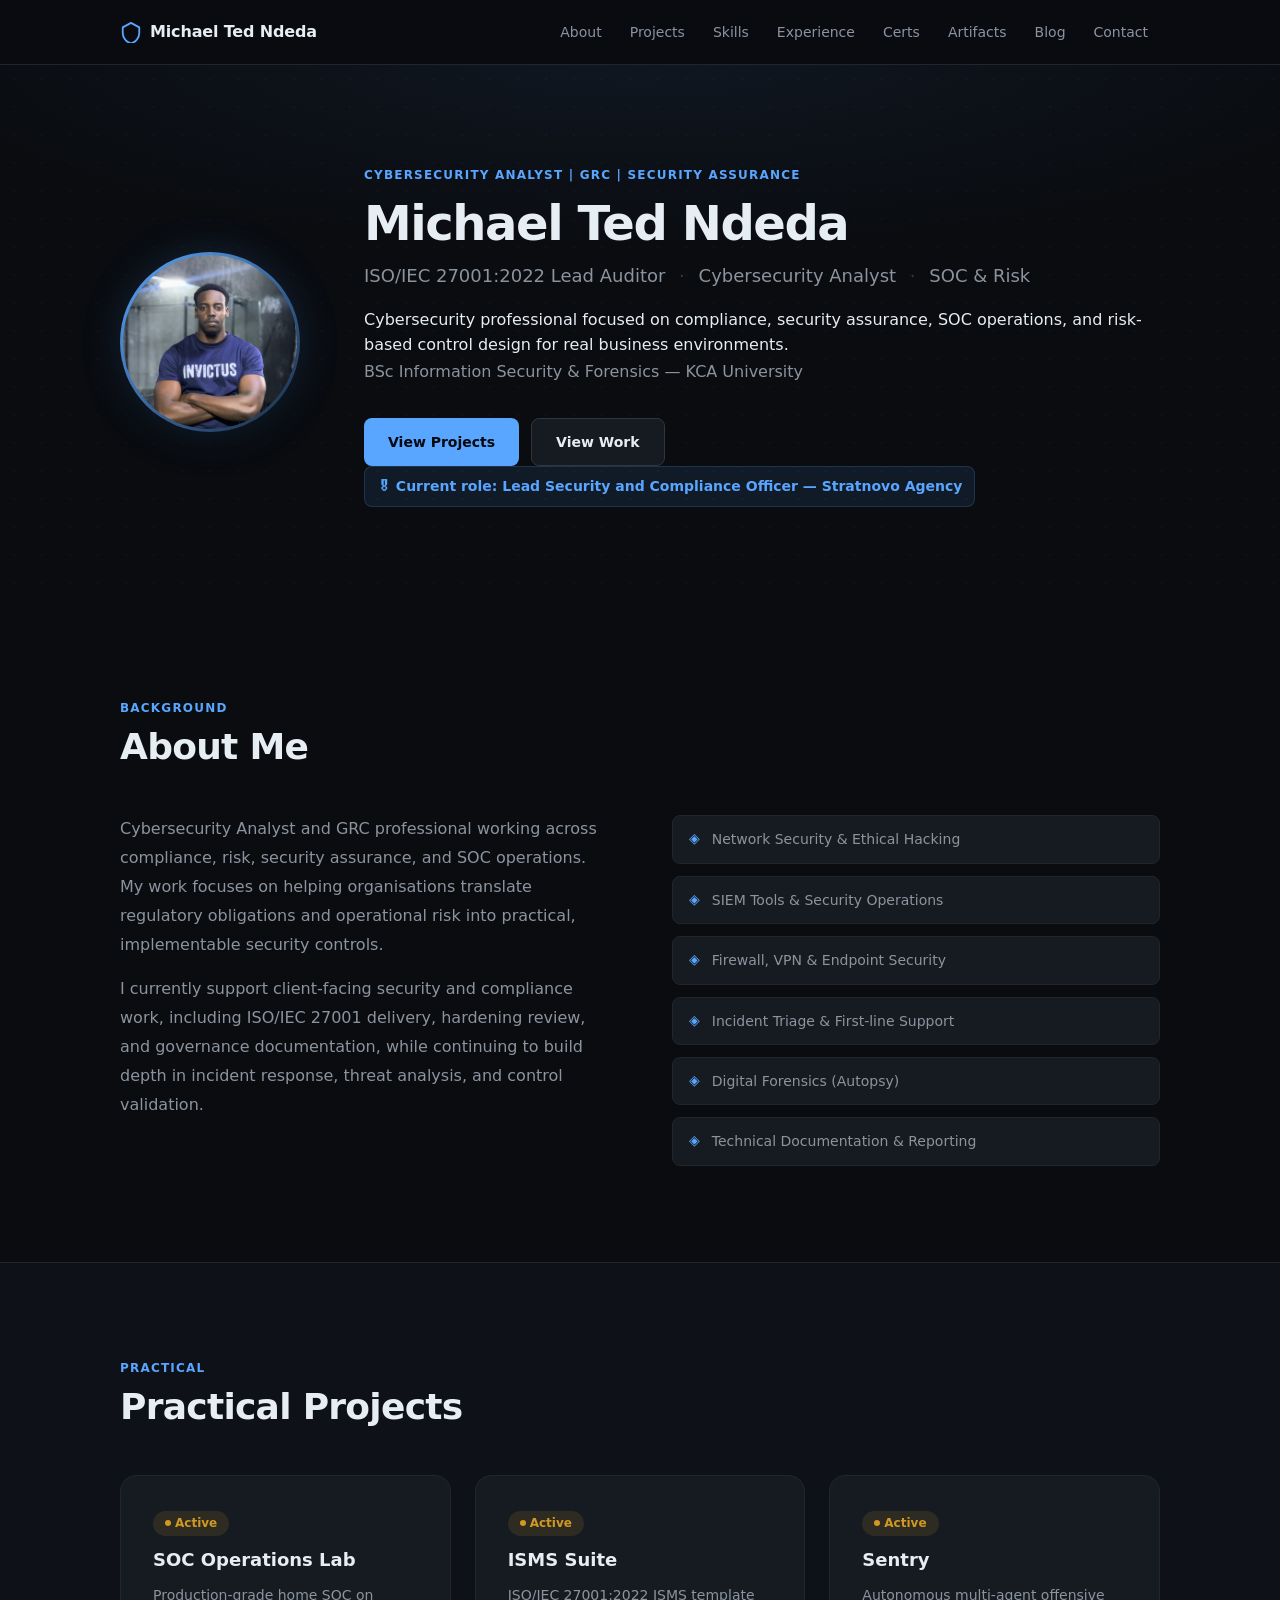
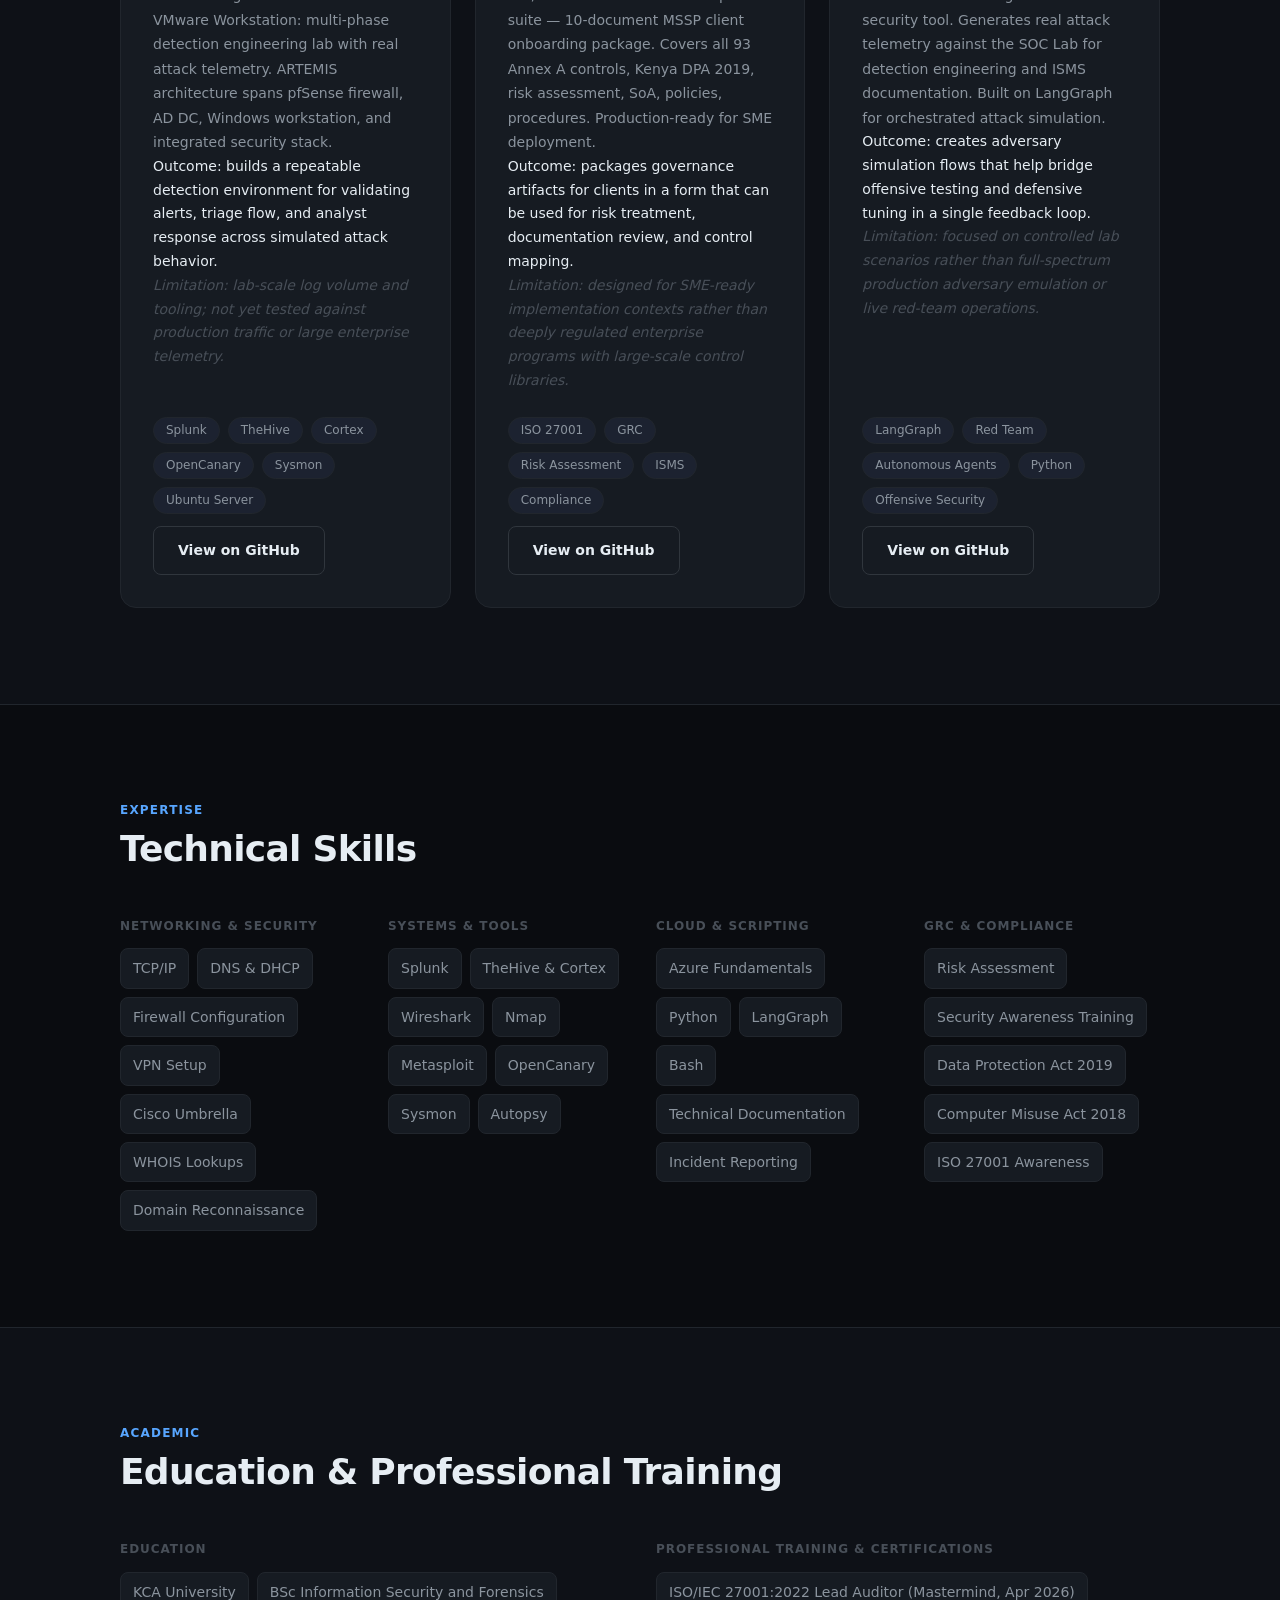
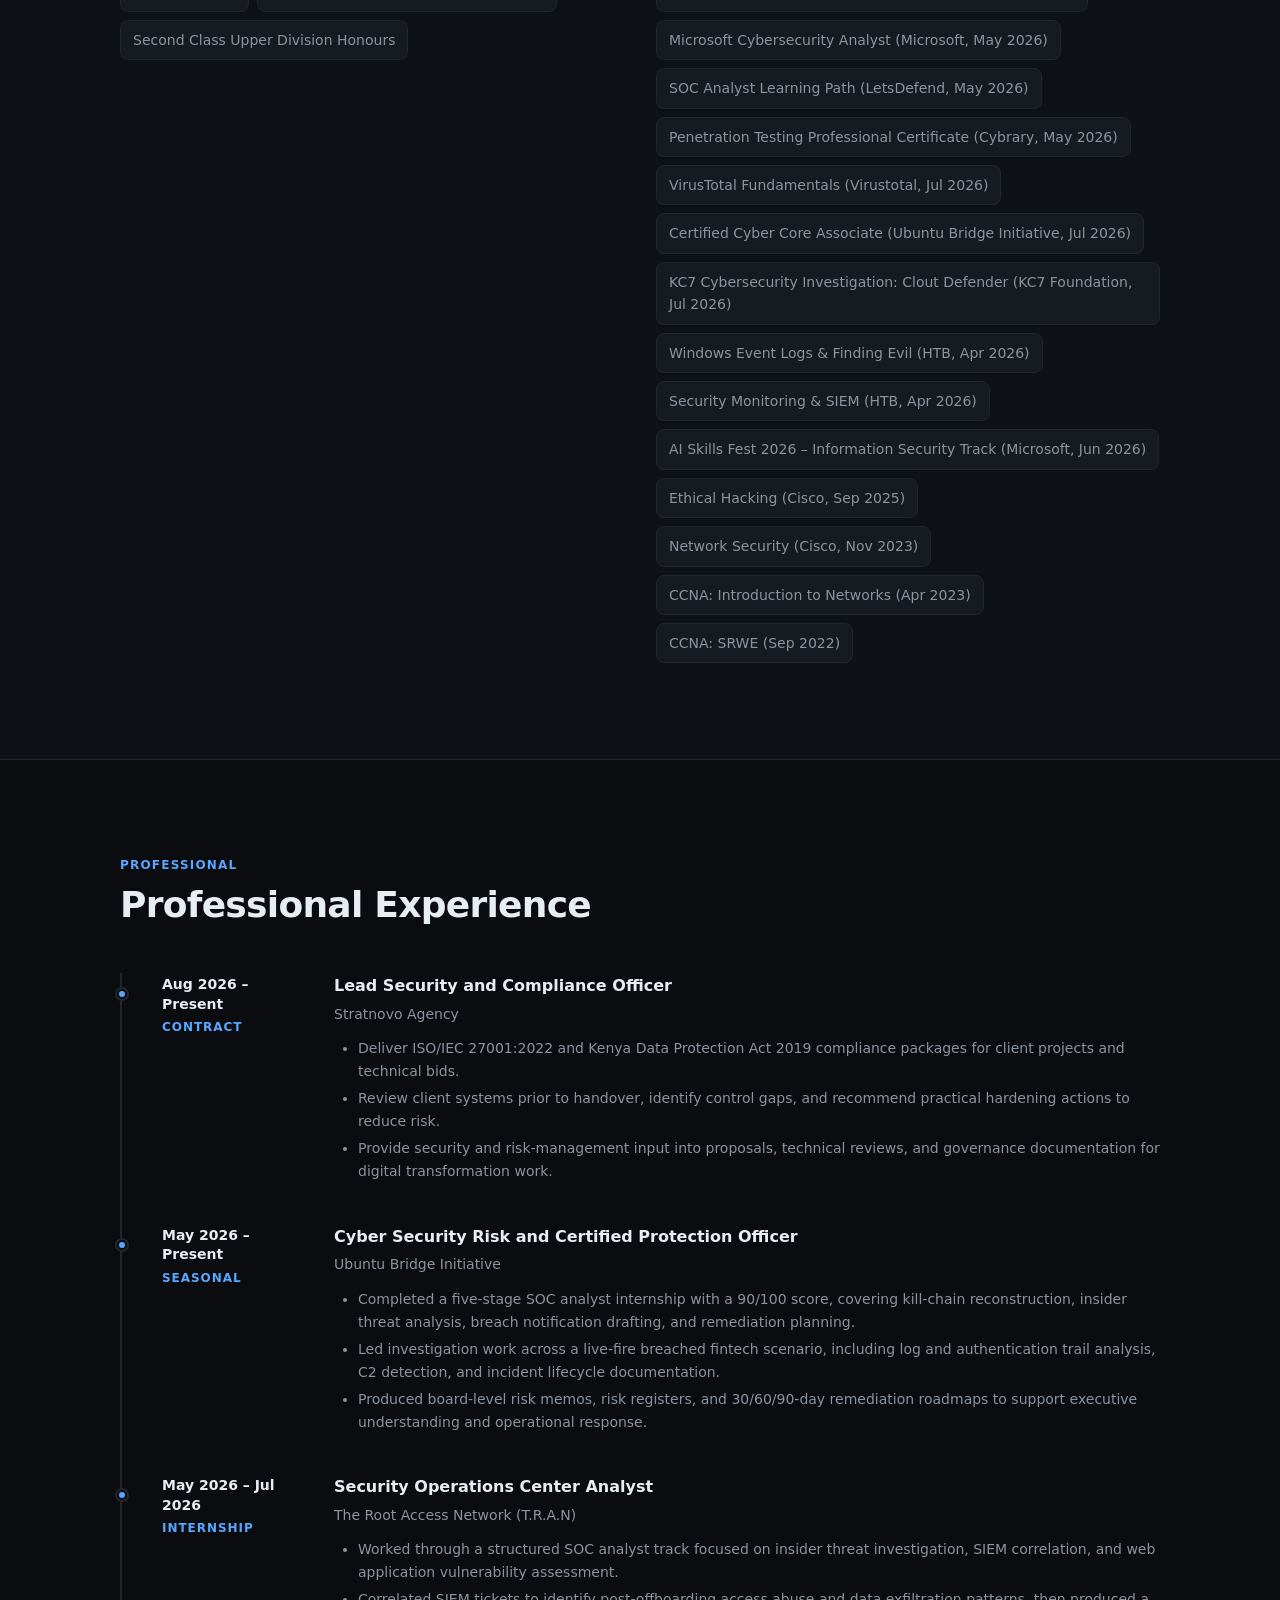
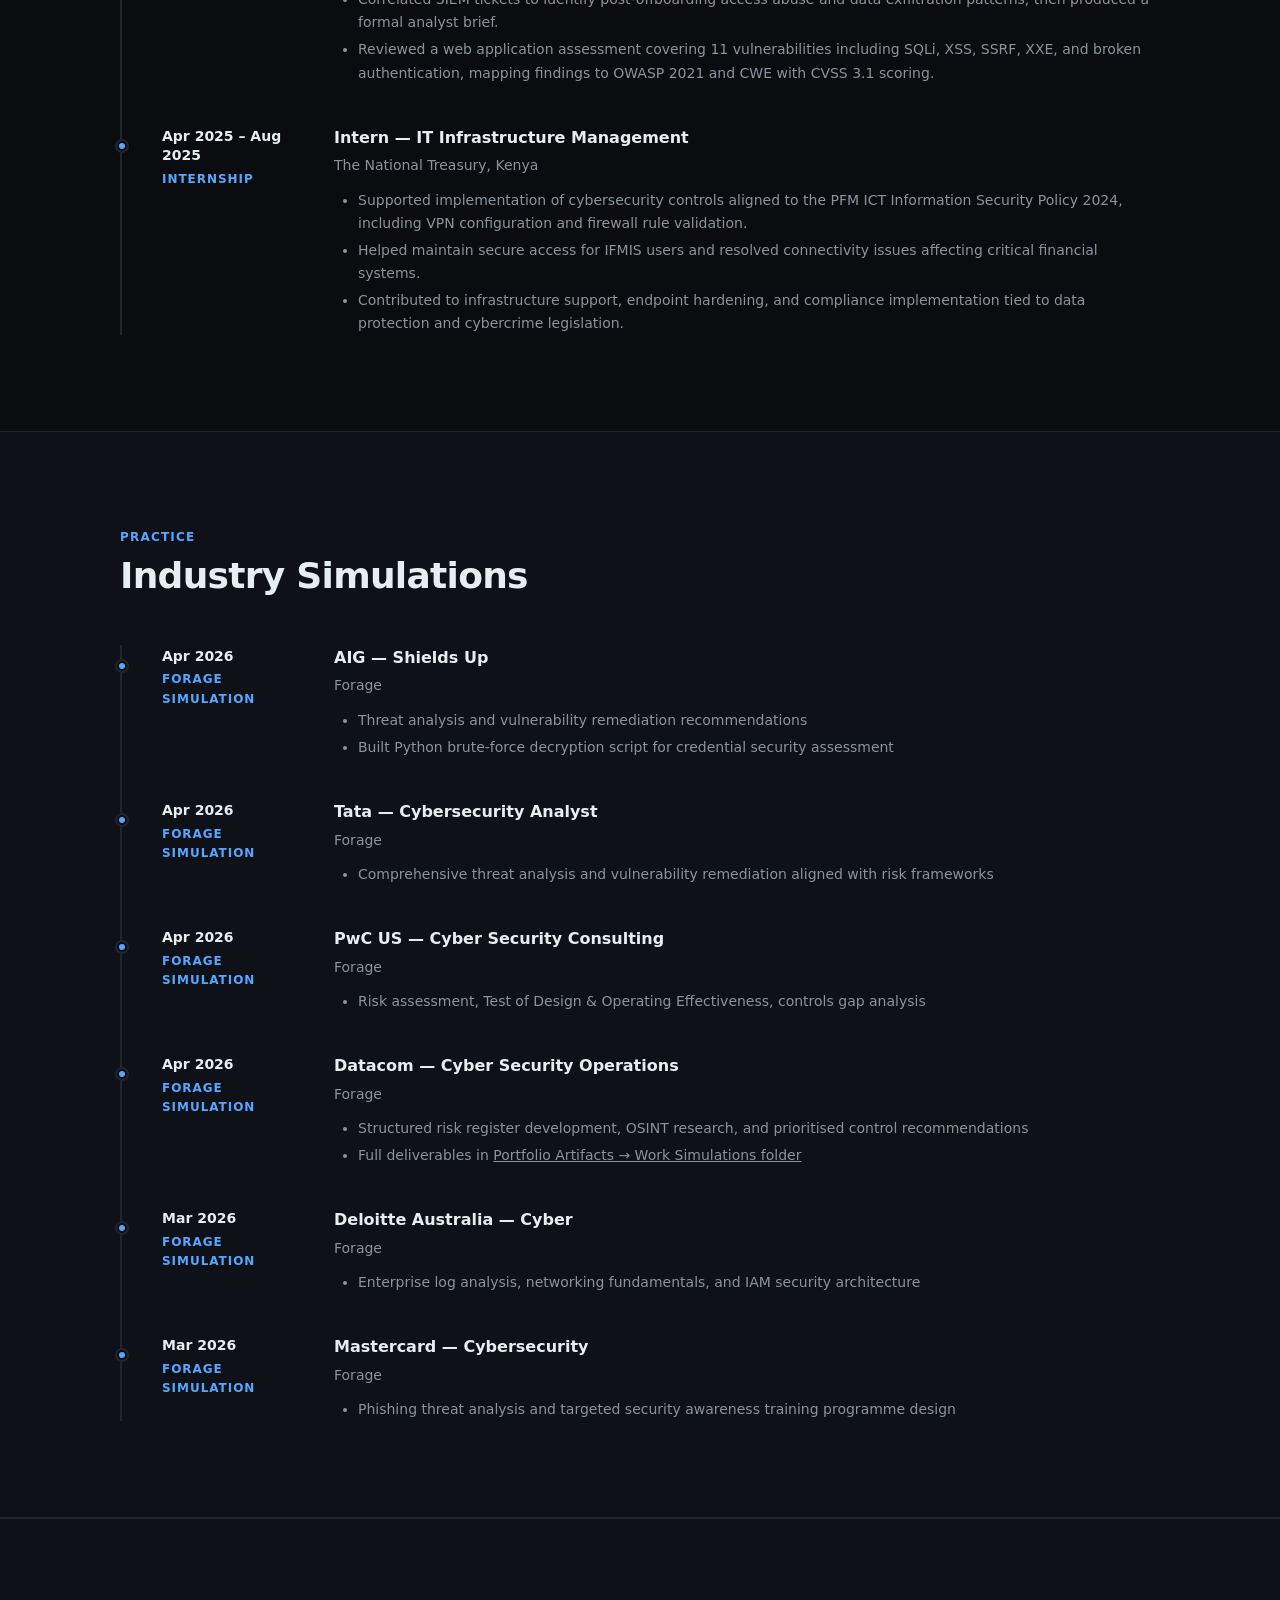
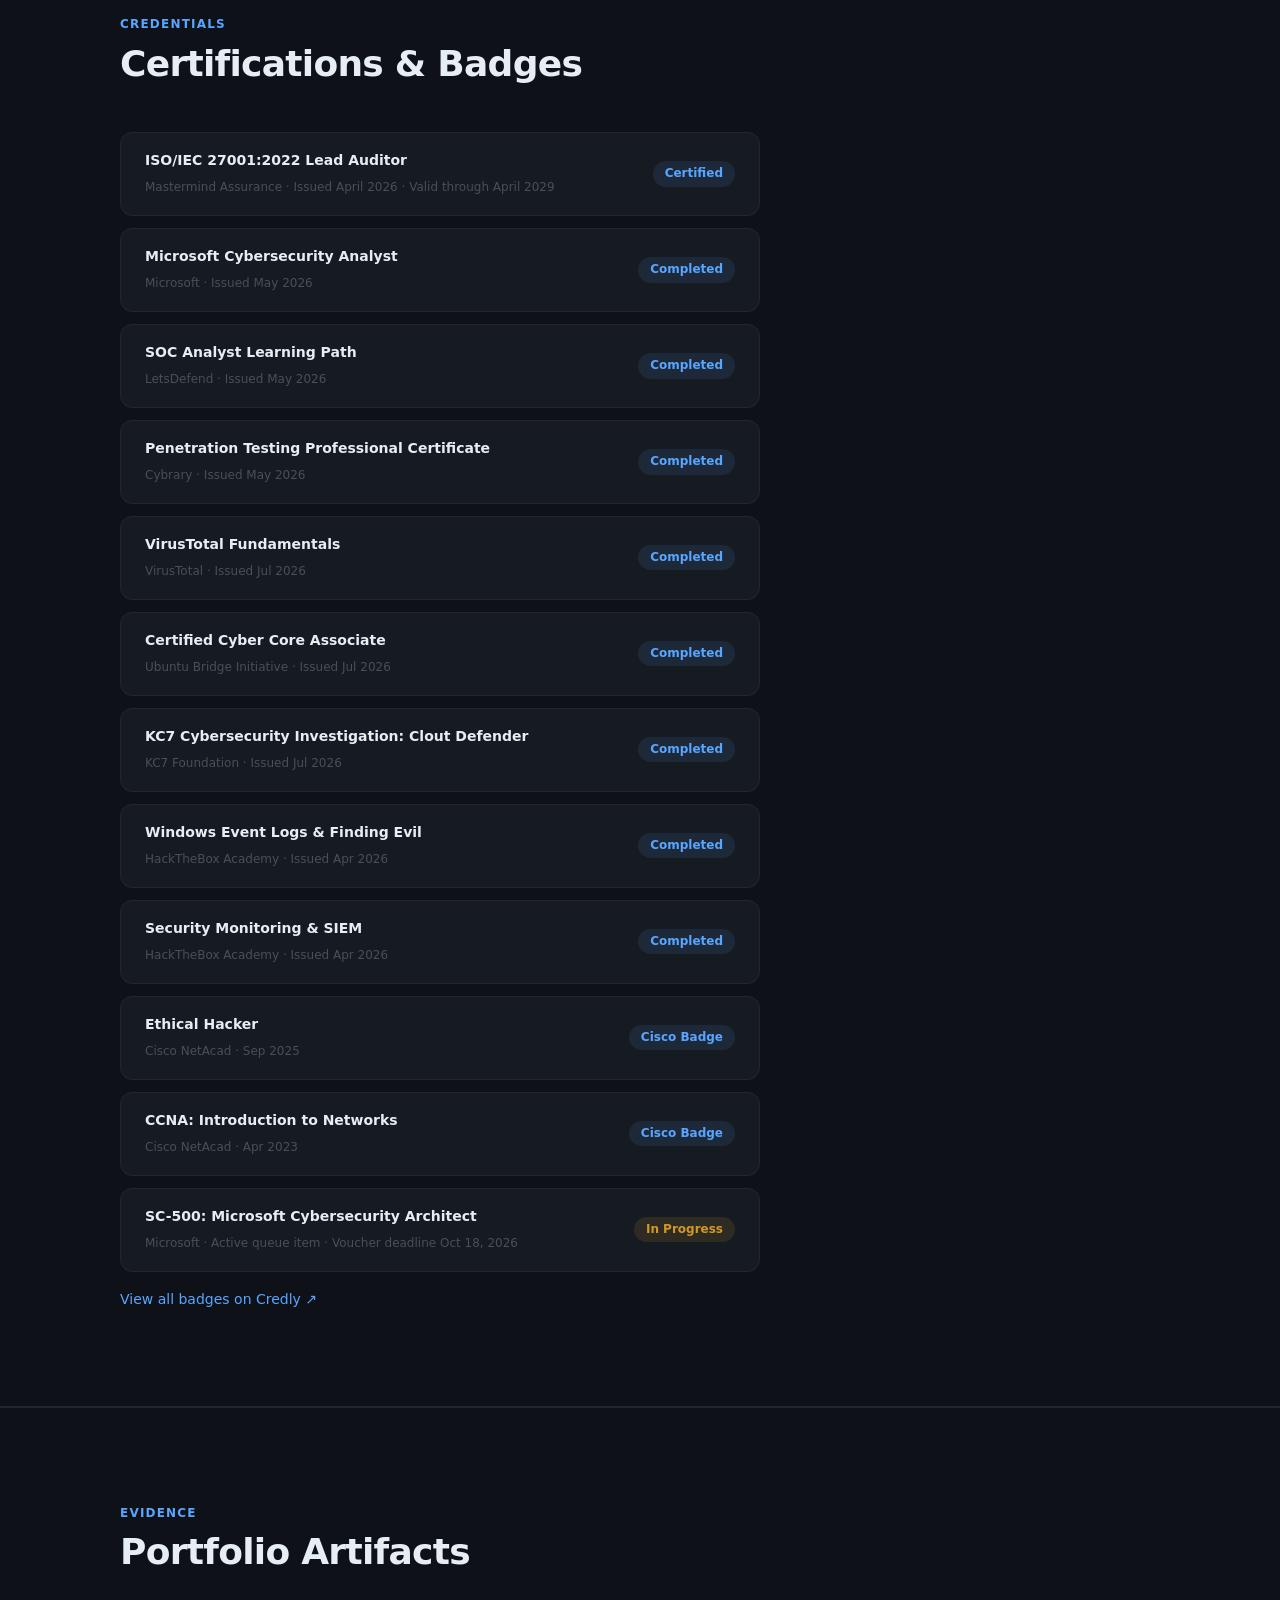
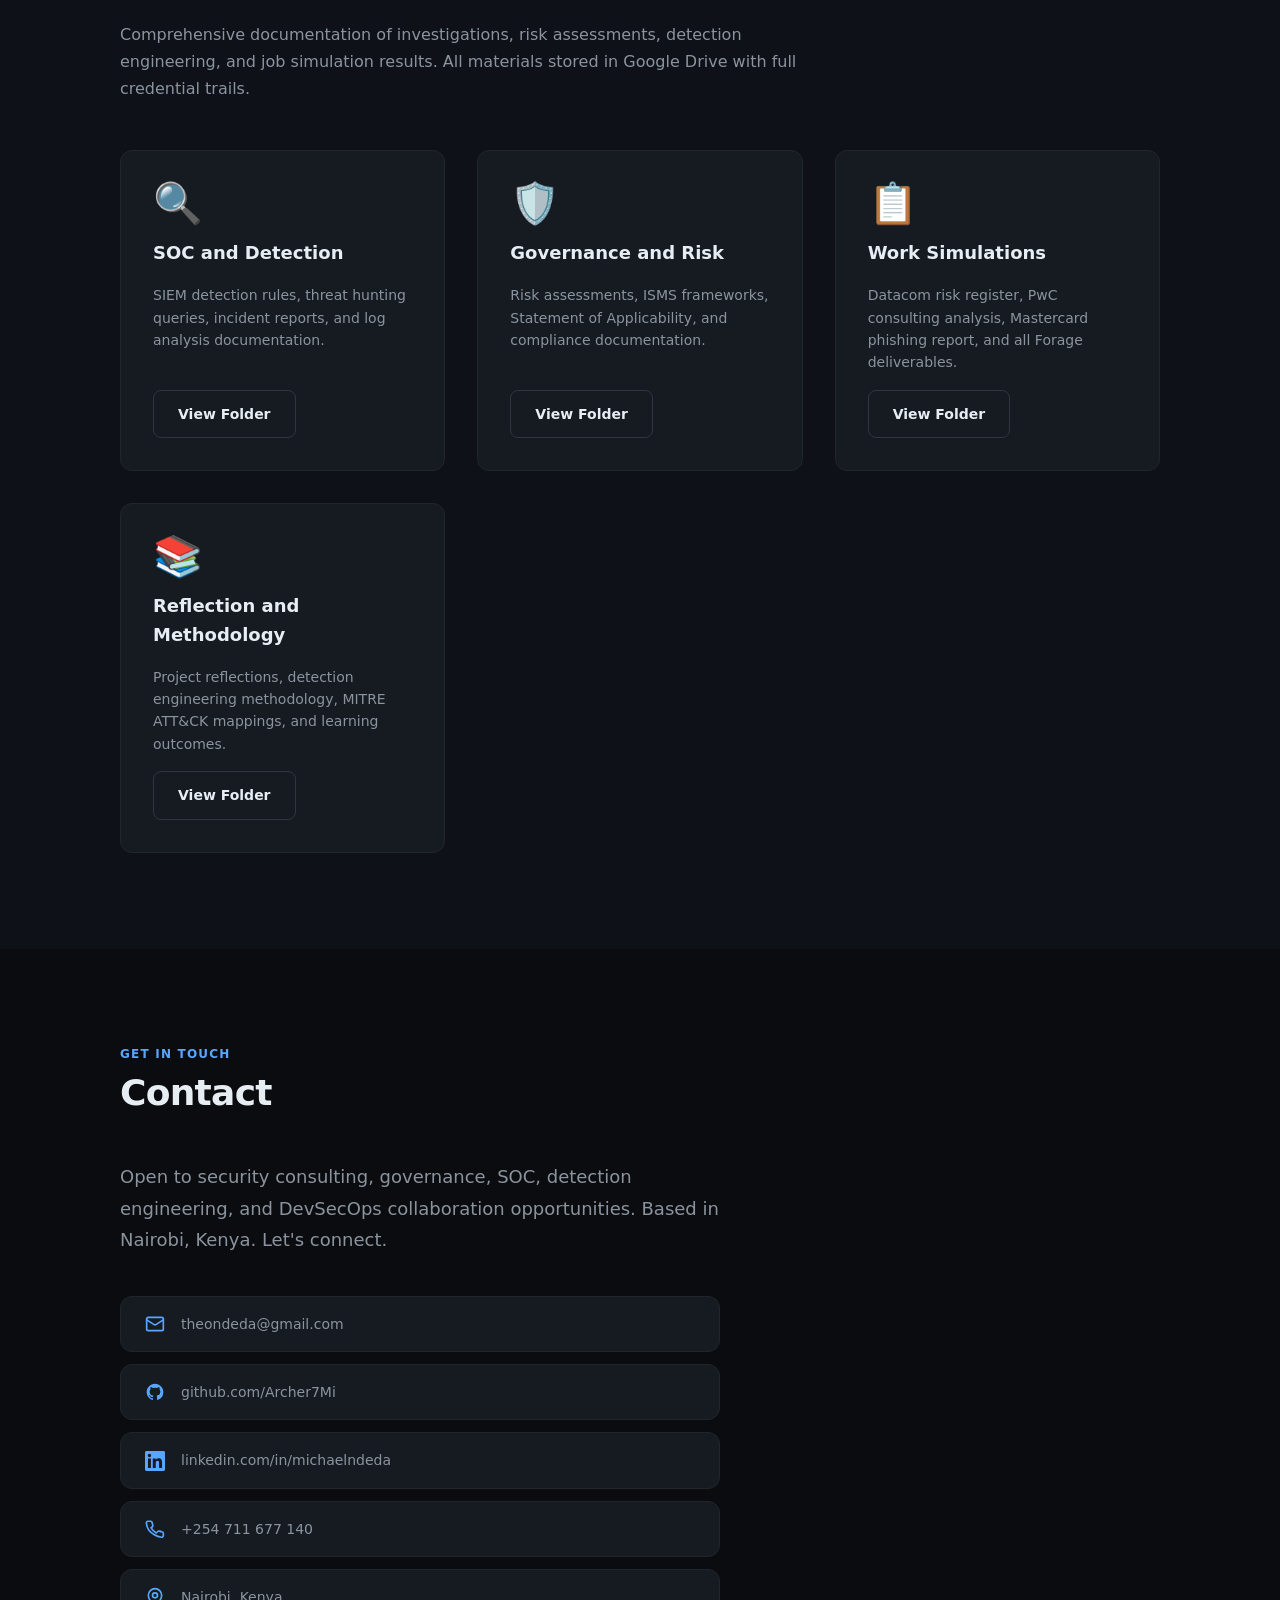
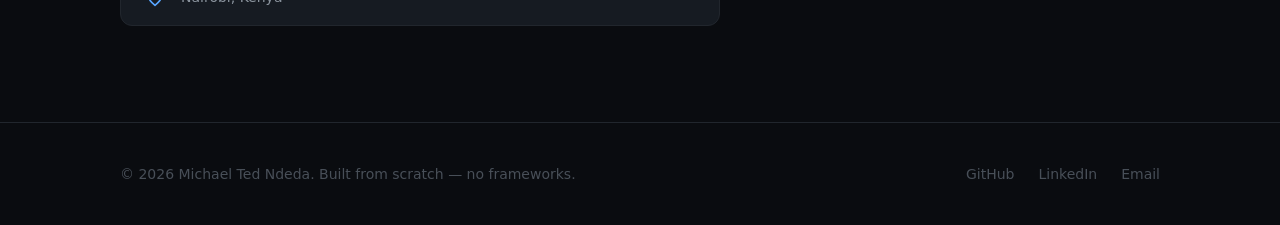
<file: index.html>
<!DOCTYPE html>
<html lang="en">
  <head>
    <meta charset="UTF-8" />
    <meta name="viewport" content="width=device-width, initial-scale=1.0" />
    <meta name="description" content="Michael Ted Ndeda — Cybersecurity Analyst, GRC professional, and ISO/IEC 27001:2022 Lead Auditor focused on risk, compliance, SOC operations, and security assurance." />
    <meta name="robots" content="index, follow" />
    <meta name="author" content="Michael Ted Ndeda" />
    <link rel="canonical" href="https://teddyndeda.tech/" />

    <!-- Open Graph -->
    <meta property="og:type" content="website" />
    <meta property="og:url" content="https://teddyndeda.tech/" />
    <meta property="og:title" content="Michael Ted Ndeda | Cybersecurity Analyst" />
    <meta property="og:description" content="Cybersecurity Analyst, GRC professional, and ISO/IEC 27001:2022 Lead Auditor focused on risk, compliance, SOC operations, and security assurance." />
    <meta property="og:image" content="https://teddyndeda.tech/assets/profile.jpg" />

    <!-- Twitter Card -->
    <meta name="twitter:card" content="summary_large_image" />
    <meta name="twitter:title" content="Michael Ted Ndeda | Cybersecurity Analyst" />
    <meta name="twitter:description" content="Cybersecurity Analyst | GRC | ISO 27001:2022 Lead Auditor | SOC Operations" />
    <meta name="twitter:image" content="https://teddyndeda.tech/assets/profile.jpg" />

    <!-- Browser theme -->
    <meta name="theme-color" content="#0a0c10" />

    <!-- CSP -->
    <meta http-equiv="Content-Security-Policy" content="default-src 'self'; style-src 'self' https://fonts.googleapis.com 'unsafe-inline'; font-src 'self' https://fonts.gstatic.com; img-src 'self' https://avatars.githubusercontent.com data: blob:; script-src 'self' 'unsafe-inline'; connect-src 'self';" />

    <!-- Favicon -->
    <link rel="icon" href="assets/favicon.svg" type="image/svg+xml" />

    <!-- Fonts -->
    <link rel="preconnect" href="https://fonts.googleapis.com" />
    <link rel="preconnect" href="https://fonts.gstatic.com" crossorigin />
    <link href="https://fonts.googleapis.com/css2?family=Inter:ital,wght@0,400;0,500;0,600;0,700;1,400&display=swap" rel="stylesheet" />

    <!-- Styles -->
    <link rel="stylesheet" href="styles.css" />

    <!-- Structured Data -->
    <script type="application/ld+json">
    {
      "@context": "https://schema.org",
      "@type": "Person",
      "name": "Michael Ted Ndeda",
      "url": "https://teddyndeda.tech",
      "image": "https://teddyndeda.tech/assets/profile.jpg",
      "jobTitle": "Cybersecurity Analyst",
      "description": "Cybersecurity Analyst and GRC professional based in Nairobi, Kenya, focused on risk management, compliance, ISO/IEC 27001:2022 auditing, SOC operations, and security assurance. BSc in Information Security and Forensics from KCA University.",
      "email": "theondeda@gmail.com",
      "sameAs": [
        "https://github.com/Archer7Mi",
        "https://www.linkedin.com/in/michaelndeda/"
      ]
    }
    </script>

    <title>Michael Ted Ndeda | Cybersecurity Portfolio</title>
  </head>
  <body>
    <!-- Skip link for keyboard users -->
    <a class="skip-link" href="#main">Skip to main content</a>

    <!-- ═══ HEADER ═══ -->
    <header class="site-header" role="banner">
      <div class="nav-container">
        <a class="nav-brand" href="#home" aria-label="Michael Ted Ndeda — home">
          <svg class="brand-icon" aria-hidden="true" viewBox="0 0 24 24" fill="none" stroke="currentColor" stroke-width="2" stroke-linecap="round" stroke-linejoin="round"><path d="M12 2L3 7v6c0 5.25 3.75 10.15 9 11.35C17.25 23.15 21 18.25 21 13V7L12 2z"/></svg>
          Michael Ted Ndeda
        </a>
        <nav class="nav-links" aria-label="Primary navigation">
          <a class="nav-link" href="#about">About</a>
          <a class="nav-link" href="#projects">Projects</a>
          <a class="nav-link" href="#skills">Skills</a>
          <a class="nav-link" href="#experience">Experience</a>
          <a class="nav-link" href="#certifications">Certs</a>
          <a class="nav-link" href="#artifacts">Artifacts</a>
          <a class="nav-link" href="/blog.html">Blog</a>
          <a class="nav-link" href="#contact">Contact</a>
        </nav>
        <button class="nav-toggle" aria-label="Toggle navigation" aria-expanded="false" aria-controls="mobile-nav">
          <span class="hamburger"></span>
        </button>
      </div>
      <nav class="nav-mobile" id="mobile-nav" aria-label="Mobile navigation" hidden>
        <a class="nav-link" href="#about">About</a>
        <a class="nav-link" href="#projects">Projects</a>
        <a class="nav-link" href="#skills">Skills</a>
        <a class="nav-link" href="#experience">Experience</a>
        <a class="nav-link" href="#certifications">Certs</a>
        <a class="nav-link" href="#artifacts">Artifacts</a>
        <a class="nav-link" href="/blog.html">Blog</a>
        <a class="nav-link" href="#contact">Contact</a>
      </nav>
    </header>

    <!-- ═══ MAIN ═══ -->
    <main id="main">

      <!-- HERO -->
      <section id="home" class="hero-section" aria-label="Introduction">
        <div class="hero-bg" aria-hidden="true"></div>
        <div class="container hero-grid">
          <div class="hero-photo-wrap">
            <img
              class="hero-photo"
              src="assets/profile.jpg"
              alt="Michael Ted Ndeda"
              width="180"
              height="180"
              loading="eager"
            />
          </div>
          <div class="hero-content">
            <p class="eyebrow">Cybersecurity Analyst | GRC | Security Assurance</p>
            <h1 class="hero-name">Michael Ted Ndeda</h1>
            <p class="hero-title">
              ISO/IEC 27001:2022 Lead Auditor
              <span class="sep" aria-hidden="true">·</span>
              Cybersecurity Analyst
              <span class="sep" aria-hidden="true">·</span>
              SOC &amp; Risk
            </p>
            <p class="hero-thesis">Cybersecurity professional focused on compliance, security assurance, SOC operations, and risk-based control design for real business environments.</p>
            <p class="hero-tagline">BSc Information Security &amp; Forensics — KCA University</p>
            <div class="hero-cta">
              <a class="btn btn-primary" href="#projects">View Projects</a>
              <a class="btn btn-secondary" href="#artifacts">View Work</a>
            </div>
            <div class="hero-badge">🎖 Current role: Lead Security and Compliance Officer — Stratnovo Agency</div>
          </div>
        </div>
      </section>

      <!-- ABOUT -->
      <section id="about" class="section about-section">
        <div class="container">
          <header class="section-header">
            <p class="section-label">Background</p>
            <h2 class="section-title">About Me</h2>
          </header>
          <div class="about-grid">
            <div class="about-text">
              <p>Cybersecurity Analyst and GRC professional working across compliance, risk, security assurance, and SOC operations. My work focuses on helping organisations translate regulatory obligations and operational risk into practical, implementable security controls.</p>
              <p>I currently support client-facing security and compliance work, including ISO/IEC 27001 delivery, hardening review, and governance documentation, while continuing to build depth in incident response, threat analysis, and control validation.</p>
            </div>
            <ul class="about-highlights" aria-label="Key focus areas">
              <li class="highlight-item">
                <span class="highlight-icon" aria-hidden="true">◈</span>
                <span>Network Security &amp; Ethical Hacking</span>
              </li>
              <li class="highlight-item">
                <span class="highlight-icon" aria-hidden="true">◈</span>
                <span>SIEM Tools &amp; Security Operations</span>
              </li>
              <li class="highlight-item">
                <span class="highlight-icon" aria-hidden="true">◈</span>
                <span>Firewall, VPN &amp; Endpoint Security</span>
              </li>
              <li class="highlight-item">
                <span class="highlight-icon" aria-hidden="true">◈</span>
                <span>Incident Triage &amp; First-line Support</span>
              </li>
              <li class="highlight-item">
                <span class="highlight-icon" aria-hidden="true">◈</span>
                <span>Digital Forensics (Autopsy)</span>
              </li>
              <li class="highlight-item">
                <span class="highlight-icon" aria-hidden="true">◈</span>
                <span>Technical Documentation &amp; Reporting</span>
              </li>
            </ul>
          </div>
        </div>
      </section>

      <!-- PROJECTS -->
      <section id="projects" class="section projects-section alt-bg">
        <div class="container">
          <header class="section-header">
            <p class="section-label">Practical</p>
            <h2 class="section-title">Practical Projects</h2>
          </header>
          <div class="project-grid">

            <article class="project-card">
              <div class="card-top">
                <span class="card-status status-ongoing">Active</span>
                <h3 class="card-title">SOC Operations Lab</h3>
                <p class="card-desc">Production-grade home SOC on VMware Workstation: multi-phase detection engineering lab with real attack telemetry. ARTEMIS architecture spans pfSense firewall, AD DC, Windows workstation, and integrated security stack.</p>
                <p class="card-outcome">Outcome: builds a repeatable detection environment for validating alerts, triage flow, and analyst response across simulated attack behavior.</p>
                <p class="card-limit">Limitation: lab-scale log volume and tooling; not yet tested against production traffic or large enterprise telemetry.</p>
              </div>
              <div class="card-bottom">
                <ul class="card-tags" aria-label="Technologies used">
                  <li>Splunk</li>
                  <li>TheHive</li>
                  <li>Cortex</li>
                  <li>OpenCanary</li>
                  <li>Sysmon</li>
                  <li>Ubuntu Server</li>
                </ul>
                <a class="btn btn-secondary" href="https://github.com/Archer7Mi/soc-lab" target="_blank" rel="noopener noreferrer">View on GitHub</a>
              </div>
            </article>

            <article class="project-card">
              <div class="card-top">
                <span class="card-status status-ongoing">Active</span>
                <h3 class="card-title">ISMS Suite</h3>
                <p class="card-desc">ISO/IEC 27001:2022 ISMS template suite — 10-document MSSP client onboarding package. Covers all 93 Annex A controls, Kenya DPA 2019, risk assessment, SoA, policies, procedures. Production-ready for SME deployment.</p>
                <p class="card-outcome">Outcome: packages governance artifacts for clients in a form that can be used for risk treatment, documentation review, and control mapping.</p>
                <p class="card-limit">Limitation: designed for SME-ready implementation contexts rather than deeply regulated enterprise programs with large-scale control libraries.</p>
              </div>
              <div class="card-bottom">
                <ul class="card-tags" aria-label="Technologies used">
                  <li>ISO 27001</li>
                  <li>GRC</li>
                  <li>Risk Assessment</li>
                  <li>ISMS</li>
                  <li>Compliance</li>
                </ul>
                <a class="btn btn-secondary" href="https://github.com/Archer7Mi/isms-suite" target="_blank" rel="noopener noreferrer">View on GitHub</a>
              </div>
            </article>

            <article class="project-card">
              <div class="card-top">
                <span class="card-status status-ongoing">Active</span>
                <h3 class="card-title">Sentry</h3>
                <p class="card-desc">Autonomous multi-agent offensive security tool. Generates real attack telemetry against the SOC Lab for detection engineering and ISMS documentation. Built on LangGraph for orchestrated attack simulation.</p>
                <p class="card-outcome">Outcome: creates adversary simulation flows that help bridge offensive testing and defensive tuning in a single feedback loop.</p>
                <p class="card-limit">Limitation: focused on controlled lab scenarios rather than full-spectrum production adversary emulation or live red-team operations.</p>
              </div>
              <div class="card-bottom">
                <ul class="card-tags" aria-label="Technologies used">
                  <li>LangGraph</li>
                  <li>Red Team</li>
                  <li>Autonomous Agents</li>
                  <li>Python</li>
                  <li>Offensive Security</li>
                </ul>
                <a class="btn btn-secondary" href="https://github.com/Archer7Mi/sentryiq" target="_blank" rel="noopener noreferrer">View on GitHub</a>
              </div>
            </article>

          </div>
        </div>
      </section>

      <!-- SKILLS -->
      <section id="skills" class="section skills-section">
        <div class="container">
          <header class="section-header">
            <p class="section-label">Expertise</p>
            <h2 class="section-title">Technical Skills</h2>
          </header>
          <div class="skills-grid">
            <div class="skill-group">
              <h3 class="skill-group-title">Networking &amp; Security</h3>
              <ul class="skill-tags">
                <li>TCP/IP</li>
                <li>DNS &amp; DHCP</li>
                <li>Firewall Configuration</li>
                <li>VPN Setup</li>
                <li>Cisco Umbrella</li>
                <li>WHOIS Lookups</li>
                <li>Domain Reconnaissance</li>
              </ul>
            </div>
            <div class="skill-group">
              <h3 class="skill-group-title">Systems &amp; Tools</h3>
              <ul class="skill-tags">
                <li>Splunk</li>
                <li>TheHive &amp; Cortex</li>
                <li>Wireshark</li>
                <li>Nmap</li>
                <li>Metasploit</li>
                <li>OpenCanary</li>
                <li>Sysmon</li>
                <li>Autopsy</li>
              </ul>
            </div>
            <div class="skill-group">
              <h3 class="skill-group-title">Cloud &amp; Scripting</h3>
              <ul class="skill-tags">
                <li>Azure Fundamentals</li>
                <li>Python</li>
                <li>LangGraph</li>
                <li>Bash</li>
                <li>Technical Documentation</li>
                <li>Incident Reporting</li>
              </ul>
            </div>
            <div class="skill-group">
              <h3 class="skill-group-title">GRC &amp; Compliance</h3>
              <ul class="skill-tags">
                <li>Risk Assessment</li>
                <li>Security Awareness Training</li>
                <li>Data Protection Act 2019</li>
                <li>Computer Misuse Act 2018</li>
                <li>ISO 27001 Awareness</li>
              </ul>
            </div>
          </div>
        </div>
      </section>

      <!-- EDUCATION & TRAINING -->
      <section id="education" class="section education-section alt-bg">
        <div class="container">
          <header class="section-header">
            <p class="section-label">Academic</p>
            <h2 class="section-title">Education &amp; Professional Training</h2>
          </header>
          <div class="skills-grid">
            <div class="skill-group">
              <h3 class="skill-group-title">Education</h3>
              <ul class="skill-tags">
                <li>KCA University</li>
                <li>BSc Information Security and Forensics</li>
                <li>Second Class Upper Division Honours</li>
              </ul>
            </div>
            <div class="skill-group">
              <h3 class="skill-group-title">Professional Training &amp; Certifications</h3>
              <ul class="skill-tags">
                <li>ISO/IEC 27001:2022 Lead Auditor (Mastermind, Apr 2026)</li>
                <li>Microsoft Cybersecurity Analyst (Microsoft, May 2026)</li>
                <li>SOC Analyst Learning Path (LetsDefend, May 2026)</li>
                <li>Penetration Testing Professional Certificate (Cybrary, May 2026)</li>
                <li>VirusTotal Fundamentals (Virustotal, Jul 2026)</li>
                <li>Certified Cyber Core Associate (Ubuntu Bridge Initiative, Jul 2026)</li>
                <li>KC7 Cybersecurity Investigation: Clout Defender (KC7 Foundation, Jul 2026)</li>
                <li>Windows Event Logs &amp; Finding Evil (HTB, Apr 2026)</li>
                <li>Security Monitoring &amp; SIEM (HTB, Apr 2026)</li>
                <li>AI Skills Fest 2026 – Information Security Track (Microsoft, Jun 2026)</li>
                <li>Ethical Hacking (Cisco, Sep 2025)</li>
                <li>Network Security (Cisco, Nov 2023)</li>
                <li>CCNA: Introduction to Networks (Apr 2023)</li>
                <li>CCNA: SRWE (Sep 2022)</li>
              </ul>
            </div>
          </div>
        </div>
      </section>

      <!-- EXPERIENCE -->
      <section id="experience" class="section experience-section">
        <div class="container">
          <header class="section-header">
            <p class="section-label">Professional</p>
            <h2 class="section-title">Professional Experience</h2>
          </header>
          <div class="timeline">

            <div class="timeline-item">
              <div class="timeline-meta">
                <span class="timeline-date">Aug 2026 – Present</span>
                <span class="timeline-type">Contract</span>
              </div>
              <div class="timeline-body">
                <h3 class="timeline-title">Lead Security and Compliance Officer</h3>
                <p class="timeline-org">Stratnovo Agency</p>
                <ul class="timeline-points">
                  <li>Deliver ISO/IEC 27001:2022 and Kenya Data Protection Act 2019 compliance packages for client projects and technical bids.</li>
                  <li>Review client systems prior to handover, identify control gaps, and recommend practical hardening actions to reduce risk.</li>
                  <li>Provide security and risk-management input into proposals, technical reviews, and governance documentation for digital transformation work.</li>
                </ul>
              </div>
            </div>

            <div class="timeline-item">
              <div class="timeline-meta">
                <span class="timeline-date">May 2026 – Present</span>
                <span class="timeline-type">Seasonal</span>
              </div>
              <div class="timeline-body">
                <h3 class="timeline-title">Cyber Security Risk and Certified Protection Officer</h3>
                <p class="timeline-org">Ubuntu Bridge Initiative</p>
                <ul class="timeline-points">
                  <li>Completed a five-stage SOC analyst internship with a 90/100 score, covering kill-chain reconstruction, insider threat analysis, breach notification drafting, and remediation planning.</li>
                  <li>Led investigation work across a live-fire breached fintech scenario, including log and authentication trail analysis, C2 detection, and incident lifecycle documentation.</li>
                  <li>Produced board-level risk memos, risk registers, and 30/60/90-day remediation roadmaps to support executive understanding and operational response.</li>
                </ul>
              </div>
            </div>

            <div class="timeline-item">
              <div class="timeline-meta">
                <span class="timeline-date">May 2026 – Jul 2026</span>
                <span class="timeline-type">Internship</span>
              </div>
              <div class="timeline-body">
                <h3 class="timeline-title">Security Operations Center Analyst</h3>
                <p class="timeline-org">The Root Access Network (T.R.A.N)</p>
                <ul class="timeline-points">
                  <li>Worked through a structured SOC analyst track focused on insider threat investigation, SIEM correlation, and web application vulnerability assessment.</li>
                  <li>Correlated SIEM tickets to identify post-offboarding access abuse and data exfiltration patterns, then produced a formal analyst brief.</li>
                  <li>Reviewed a web application assessment covering 11 vulnerabilities including SQLi, XSS, SSRF, XXE, and broken authentication, mapping findings to OWASP 2021 and CWE with CVSS 3.1 scoring.</li>
                </ul>
              </div>
            </div>

            <div class="timeline-item">
              <div class="timeline-meta">
                <span class="timeline-date">Apr 2025 – Aug 2025</span>
                <span class="timeline-type">Internship</span>
              </div>
              <div class="timeline-body">
                <h3 class="timeline-title">Intern — IT Infrastructure Management</h3>
                <p class="timeline-org">The National Treasury, Kenya</p>
                <ul class="timeline-points">
                  <li>Supported implementation of cybersecurity controls aligned to the PFM ICT Information Security Policy 2024, including VPN configuration and firewall rule validation.</li>
                  <li>Helped maintain secure access for IFMIS users and resolved connectivity issues affecting critical financial systems.</li>
                  <li>Contributed to infrastructure support, endpoint hardening, and compliance implementation tied to data protection and cybercrime legislation.</li>
                </ul>
              </div>
            </div>

          </div>
        </div>
      </section>

      <section id="simulations" class="section experience-section alt-bg">
        <div class="container">
          <header class="section-header">
            <p class="section-label">Practice</p>
            <h2 class="section-title">Industry Simulations</h2>
          </header>
          <div class="timeline">

            <div class="timeline-item">
              <div class="timeline-meta">
                <span class="timeline-date">Apr 2026</span>
                <span class="timeline-type">Forage Simulation</span>
              </div>
              <div class="timeline-body">
                <h3 class="timeline-title">AIG — Shields Up</h3>
                <p class="timeline-org">Forage</p>
                <ul class="timeline-points">
                  <li>Threat analysis and vulnerability remediation recommendations</li>
                  <li>Built Python brute-force decryption script for credential security assessment</li>
                </ul>
              </div>
            </div>

            <div class="timeline-item">
              <div class="timeline-meta">
                <span class="timeline-date">Apr 2026</span>
                <span class="timeline-type">Forage Simulation</span>
              </div>
              <div class="timeline-body">
                <h3 class="timeline-title">Tata — Cybersecurity Analyst</h3>
                <p class="timeline-org">Forage</p>
                <ul class="timeline-points">
                  <li>Comprehensive threat analysis and vulnerability remediation aligned with risk frameworks</li>
                </ul>
              </div>
            </div>

            <div class="timeline-item">
              <div class="timeline-meta">
                <span class="timeline-date">Apr 2026</span>
                <span class="timeline-type">Forage Simulation</span>
              </div>
              <div class="timeline-body">
                <h3 class="timeline-title">PwC US — Cyber Security Consulting</h3>
                <p class="timeline-org">Forage</p>
                <ul class="timeline-points">
                  <li>Risk assessment, Test of Design &amp; Operating Effectiveness, controls gap analysis</li>
                </ul>
              </div>
            </div>

            <div class="timeline-item">
              <div class="timeline-meta">
                <span class="timeline-date">Apr 2026</span>
                <span class="timeline-type">Forage Simulation</span>
              </div>
              <div class="timeline-body">
                <h3 class="timeline-title">Datacom — Cyber Security Operations</h3>
                <p class="timeline-org">Forage</p>
                <ul class="timeline-points">
                  <li>Structured risk register development, OSINT research, and prioritised control recommendations</li>
                  <li>Full deliverables in <a href="#artifacts">Portfolio Artifacts → Work Simulations folder</a></li>
                </ul>
              </div>
            </div>

            <div class="timeline-item">
              <div class="timeline-meta">
                <span class="timeline-date">Mar 2026</span>
                <span class="timeline-type">Forage Simulation</span>
              </div>
              <div class="timeline-body">
                <h3 class="timeline-title">Deloitte Australia — Cyber</h3>
                <p class="timeline-org">Forage</p>
                <ul class="timeline-points">
                  <li>Enterprise log analysis, networking fundamentals, and IAM security architecture</li>
                </ul>
              </div>
            </div>

            <div class="timeline-item">
              <div class="timeline-meta">
                <span class="timeline-date">Mar 2026</span>
                <span class="timeline-type">Forage Simulation</span>
              </div>
              <div class="timeline-body">
                <h3 class="timeline-title">Mastercard — Cybersecurity</h3>
                <p class="timeline-org">Forage</p>
                <ul class="timeline-points">
                  <li>Phishing threat analysis and targeted security awareness training programme design</li>
                </ul>
              </div>
            </div>

          </div>
        </div>
      </section>

      <!-- CERTIFICATIONS -->
      <section id="certifications" class="section certs-section alt-bg">
        <div class="container">
          <header class="section-header">
            <p class="section-label">Credentials</p>
            <h2 class="section-title">Certifications &amp; Badges</h2>
          </header>
          <ul class="cert-list">
            <li class="cert-item">
              <div class="cert-info">
                <span class="cert-name">ISO/IEC 27001:2022 Lead Auditor</span>
                <span class="cert-issuer">Mastermind Assurance · Issued April 2026 · Valid through April 2029</span>
              </div>
              <span class="cert-status status-badge">Certified</span>
            </li>
            <li class="cert-item">
              <div class="cert-info">
                <span class="cert-name">Microsoft Cybersecurity Analyst</span>
                <span class="cert-issuer">Microsoft · Issued May 2026</span>
              </div>
              <span class="cert-status status-badge">Completed</span>
            </li>
            <li class="cert-item">
              <div class="cert-info">
                <span class="cert-name">SOC Analyst Learning Path</span>
                <span class="cert-issuer">LetsDefend · Issued May 2026</span>
              </div>
              <span class="cert-status status-badge">Completed</span>
            </li>
            <li class="cert-item">
              <div class="cert-info">
                <span class="cert-name">Penetration Testing Professional Certificate</span>
                <span class="cert-issuer">Cybrary · Issued May 2026</span>
              </div>
              <span class="cert-status status-badge">Completed</span>
            </li>
            <li class="cert-item">
              <div class="cert-info">
                <span class="cert-name">VirusTotal Fundamentals</span>
                <span class="cert-issuer">VirusTotal · Issued Jul 2026</span>
              </div>
              <span class="cert-status status-badge">Completed</span>
            </li>
            <li class="cert-item">
              <div class="cert-info">
                <span class="cert-name">Certified Cyber Core Associate</span>
                <span class="cert-issuer">Ubuntu Bridge Initiative · Issued Jul 2026</span>
              </div>
              <span class="cert-status status-badge">Completed</span>
            </li>
            <li class="cert-item">
              <div class="cert-info">
                <span class="cert-name">KC7 Cybersecurity Investigation: Clout Defender</span>
                <span class="cert-issuer">KC7 Foundation · Issued Jul 2026</span>
              </div>
              <span class="cert-status status-badge">Completed</span>
            </li>
            <li class="cert-item">
              <div class="cert-info">
                <span class="cert-name">Windows Event Logs &amp; Finding Evil</span>
                <span class="cert-issuer">HackTheBox Academy · Issued Apr 2026</span>
              </div>
              <span class="cert-status status-badge">Completed</span>
            </li>
            <li class="cert-item">
              <div class="cert-info">
                <span class="cert-name">Security Monitoring &amp; SIEM</span>
                <span class="cert-issuer">HackTheBox Academy · Issued Apr 2026</span>
              </div>
              <span class="cert-status status-badge">Completed</span>
            </li>
            <li class="cert-item">
              <div class="cert-info">
                <a class="cert-name" href="https://www.credly.com/users/michael-ndeda" target="_blank" rel="noopener noreferrer">Ethical Hacker</a>
                <span class="cert-issuer">Cisco NetAcad · Sep 2025</span>
              </div>
              <span class="cert-status status-badge">Cisco Badge</span>
            </li>
            <li class="cert-item">
              <div class="cert-info">
                <a class="cert-name" href="https://www.credly.com/users/michael-ndeda" target="_blank" rel="noopener noreferrer">CCNA: Introduction to Networks</a>
                <span class="cert-issuer">Cisco NetAcad · Apr 2023</span>
              </div>
              <span class="cert-status status-badge">Cisco Badge</span>
            </li>
            <li class="cert-item">
              <div class="cert-info">
                <span class="cert-name">SC-500: Microsoft Cybersecurity Architect</span>
                <span class="cert-issuer">Microsoft · Active queue item · Voucher deadline Oct 18, 2026</span>
              </div>
              <span class="cert-status status-studying">In Progress</span>
            </li>
          </ul>
          <p class="cert-credly-link"><a href="https://www.credly.com/users/michael-ndeda" target="_blank" rel="noopener noreferrer">View all badges on Credly ↗</a></p>
        </div>
      </section>

      <!-- ARTIFACTS -->
      <section id="artifacts" class="section artifacts-section">
        <div class="container">
          <header class="section-header">
            <p class="section-label">Evidence</p>
            <h2 class="section-title">Portfolio Artifacts</h2>
          </header>
          <p class="section-intro">Comprehensive documentation of investigations, risk assessments, detection engineering, and job simulation results. All materials stored in Google Drive with full credential trails.</p>
          <div class="artifact-grid">

            <article class="artifact-card">
              <div class="artifact-icon">🔍</div>
              <h3 class="artifact-title">SOC and Detection</h3>
              <p class="artifact-desc">SIEM detection rules, threat hunting queries, incident reports, and log analysis documentation.</p>
              <a class="btn btn-secondary" href="https://drive.google.com/drive/folders/1XbWuw4FUyI9e9izOaJXaYaTQE-bSlMY7?usp=drive_link" target="_blank" rel="noopener noreferrer">View Folder</a>
            </article>

            <article class="artifact-card">
              <div class="artifact-icon">🛡️</div>
              <h3 class="artifact-title">Governance and Risk</h3>
              <p class="artifact-desc">Risk assessments, ISMS frameworks, Statement of Applicability, and compliance documentation.</p>
              <a class="btn btn-secondary" href="https://drive.google.com/drive/folders/1wJHYKgtFyT31TZvCva2_UwEbJ9rcJzXP?usp=sharing" target="_blank" rel="noopener noreferrer">View Folder</a>
            </article>

            <article class="artifact-card">
              <div class="artifact-icon">📋</div>
              <h3 class="artifact-title">Work Simulations</h3>
              <p class="artifact-desc">Datacom risk register, PwC consulting analysis, Mastercard phishing report, and all Forage deliverables.</p>
              <a class="btn btn-secondary" href="https://drive.google.com/drive/folders/1SvbzkjqTEDbh8bDo6mBUCx8bDlkCYUhK?usp=drive_link" target="_blank" rel="noopener noreferrer">View Folder</a>
            </article>

            <article class="artifact-card">
              <div class="artifact-icon">📚</div>
              <h3 class="artifact-title">Reflection and Methodology</h3>
              <p class="artifact-desc">Project reflections, detection engineering methodology, MITRE ATT&amp;CK mappings, and learning outcomes.</p>
              <a class="btn btn-secondary" href="https://drive.google.com/drive/folders/1jmzfQZafBN-2Vl1fr3YCTkWFiPmuVqis?usp=sharing" target="_blank" rel="noopener noreferrer">View Folder</a>
            </article>

          </div>
        </div>
      </section>

      <!-- CONTACT -->
      <section id="contact" class="section contact-section">
        <div class="container">
          <header class="section-header">
            <p class="section-label">Get in Touch</p>
            <h2 class="section-title">Contact</h2>
          </header>
          <div class="contact-grid">
            <p class="contact-intro">Open to security consulting, governance, SOC, detection engineering, and DevSecOps collaboration opportunities. Based in Nairobi, Kenya. Let's connect.</p>
            <address class="contact-links">
              <a class="contact-link" href="mailto:theondeda@gmail.com" aria-label="Send email to Michael Ted Ndeda">
                <svg class="contact-icon" aria-hidden="true" viewBox="0 0 24 24" fill="none" stroke="currentColor" stroke-width="2" stroke-linecap="round" stroke-linejoin="round"><rect x="2" y="4" width="20" height="16" rx="2"/><path d="m22 7-8.97 5.7a1.94 1.94 0 0 1-2.06 0L2 7"/></svg>
                <span>theondeda@gmail.com</span>
              </a>
              <a class="contact-link" href="https://github.com/Archer7Mi" target="_blank" rel="noopener noreferrer" aria-label="GitHub profile (opens in new tab)">
                <svg class="contact-icon" aria-hidden="true" viewBox="0 0 24 24" fill="currentColor"><path d="M12 2C6.477 2 2 6.484 2 12.017c0 4.425 2.865 8.18 6.839 9.504.5.092.682-.217.682-.483 0-.237-.008-.868-.013-1.703-2.782.605-3.369-1.343-3.369-1.343-.454-1.158-1.11-1.466-1.11-1.466-.908-.62.069-.608.069-.608 1.003.07 1.531 1.032 1.531 1.032.892 1.53 2.341 1.088 2.91.832.092-.647.35-1.088.636-1.338-2.22-.253-4.555-1.113-4.555-4.951 0-1.093.39-1.988 1.029-2.688-.103-.253-.446-1.272.098-2.65 0 0 .84-.27 2.75 1.026A9.564 9.564 0 0 1 12 6.844a9.59 9.59 0 0 1 2.504.337c1.909-1.296 2.747-1.027 2.747-1.027.546 1.379.202 2.398.1 2.651.64.7 1.028 1.595 1.028 2.688 0 3.848-2.339 4.695-4.566 4.943.359.309.678.92.678 1.855 0 1.338-.012 2.419-.012 2.747 0 .268.18.58.688.482A10.02 10.02 0 0 0 22 12.017C22 6.484 17.522 2 12 2z"/></svg>
                <span>github.com/Archer7Mi</span>
              </a>
              <a class="contact-link" href="https://www.linkedin.com/in/michaelndeda/" target="_blank" rel="noopener noreferrer" aria-label="LinkedIn profile (opens in new tab)">
                <svg class="contact-icon" aria-hidden="true" viewBox="0 0 24 24" fill="currentColor"><path d="M20.447 20.452h-3.554v-5.569c0-1.328-.027-3.037-1.852-3.037-1.853 0-2.136 1.445-2.136 2.939v5.667H9.351V9h3.414v1.561h.046c.477-.9 1.637-1.85 3.37-1.85 3.601 0 4.267 2.37 4.267 5.455v6.286zM5.337 7.433a2.062 2.062 0 0 1-2.063-2.065 2.064 2.064 0 1 1 2.063 2.065zm1.782 13.019H3.555V9h3.564v11.452zM22.225 0H1.771C.792 0 0 .774 0 1.729v20.542C0 23.227.792 24 1.771 24h20.451C23.2 24 24 23.227 24 22.271V1.729C24 .774 23.2 0 22.222 0h.003z"/></svg>
                <span>linkedin.com/in/michaelndeda</span>
              </a>
              <a class="contact-link" href="tel:+254711677140" aria-label="Call Michael Ted Ndeda">
                <svg class="contact-icon" aria-hidden="true" viewBox="0 0 24 24" fill="none" stroke="currentColor" stroke-width="2" stroke-linecap="round" stroke-linejoin="round"><path d="M22 16.92v3a2 2 0 0 1-2.18 2 19.79 19.79 0 0 1-8.63-3.07A19.5 19.5 0 0 1 4.69 13.5 19.79 19.79 0 0 1 1.61 4.9 2 2 0 0 1 3.6 2.71h3a2 2 0 0 1 2 1.72 12.84 12.84 0 0 0 .7 2.81 2 2 0 0 1-.45 2.11L7.14 10.4a16 16 0 0 0 6.37 6.37l1.76-1.76a2 2 0 0 1 2.11-.45 12.84 12.84 0 0 0 2.81.7A2 2 0 0 1 22 16.92z"/></svg>
                <span>+254 711 677 140</span>
              </a>
              <div class="contact-link contact-location">
                <svg class="contact-icon" aria-hidden="true" viewBox="0 0 24 24" fill="none" stroke="currentColor" stroke-width="2" stroke-linecap="round" stroke-linejoin="round"><path d="M20 10c0 6-8 12-8 12s-8-6-8-12a8 8 0 0 1 16 0z"/><circle cx="12" cy="10" r="3"/></svg>
                <span>Nairobi, Kenya</span>
              </div>
            </address>
          </div>
        </div>
      </section>

    </main>

    <!-- ═══ FOOTER ═══ -->
    <footer class="site-footer" role="contentinfo">
      <div class="container footer-inner">
        <p class="footer-copy">© 2026 Michael Ted Ndeda. Built from scratch — no frameworks.</p>
        <nav class="footer-links" aria-label="Footer navigation">
          <a href="https://github.com/Archer7Mi" target="_blank" rel="noopener noreferrer">GitHub</a>
          <a href="https://www.linkedin.com/in/michaelndeda/" target="_blank" rel="noopener noreferrer">LinkedIn</a>
          <a href="mailto:theondeda@gmail.com">Email</a>
        </nav>
      </div>
    </footer>

    <!-- BACK TO TOP -->
    <button id="back-to-top" aria-label="Back to top">
      <svg viewBox="0 0 24 24" fill="none" stroke="currentColor" stroke-width="2.5" stroke-linecap="round" stroke-linejoin="round" aria-hidden="true"><path d="M18 15l-6-6-6 6"/></svg>
    </button>

    <script>
      // ── Mobile nav toggle ──────────────────────────────────
      const toggle = document.querySelector('.nav-toggle');
      const mobileNav = document.getElementById('mobile-nav');
      toggle.addEventListener('click', () => {
        const isOpen = !mobileNav.hasAttribute('hidden');
        if (isOpen) {
          mobileNav.setAttribute('hidden', '');
          toggle.setAttribute('aria-expanded', 'false');
        } else {
          mobileNav.removeAttribute('hidden');
          toggle.setAttribute('aria-expanded', 'true');
        }
      });
      mobileNav.querySelectorAll('.nav-link').forEach(link => {
        link.addEventListener('click', () => {
          mobileNav.setAttribute('hidden', '');
          toggle.setAttribute('aria-expanded', 'false');
        });
      });

      // ── Scroll-spy ─────────────────────────────────────────
      const sections = document.querySelectorAll('section[id]');
      const navLinks = document.querySelectorAll('.nav-links .nav-link');
      const spy = new IntersectionObserver(entries => {
        entries.forEach(entry => {
          if (entry.isIntersecting) {
            navLinks.forEach(link => {
              link.classList.toggle('active', link.getAttribute('href') === '#' + entry.target.id);
            });
          }
        });
      }, { rootMargin: '-20% 0px -70% 0px' });
      sections.forEach(s => spy.observe(s));

      // ── Back to top ────────────────────────────────────────
      const btt = document.getElementById('back-to-top');
      window.addEventListener('scroll', () => {
        btt.classList.toggle('visible', window.scrollY > 400);
      }, { passive: true });
      btt.addEventListener('click', () => window.scrollTo({ top: 0, behavior: 'smooth' }));
    </script>
  </body>
</html>
</file>
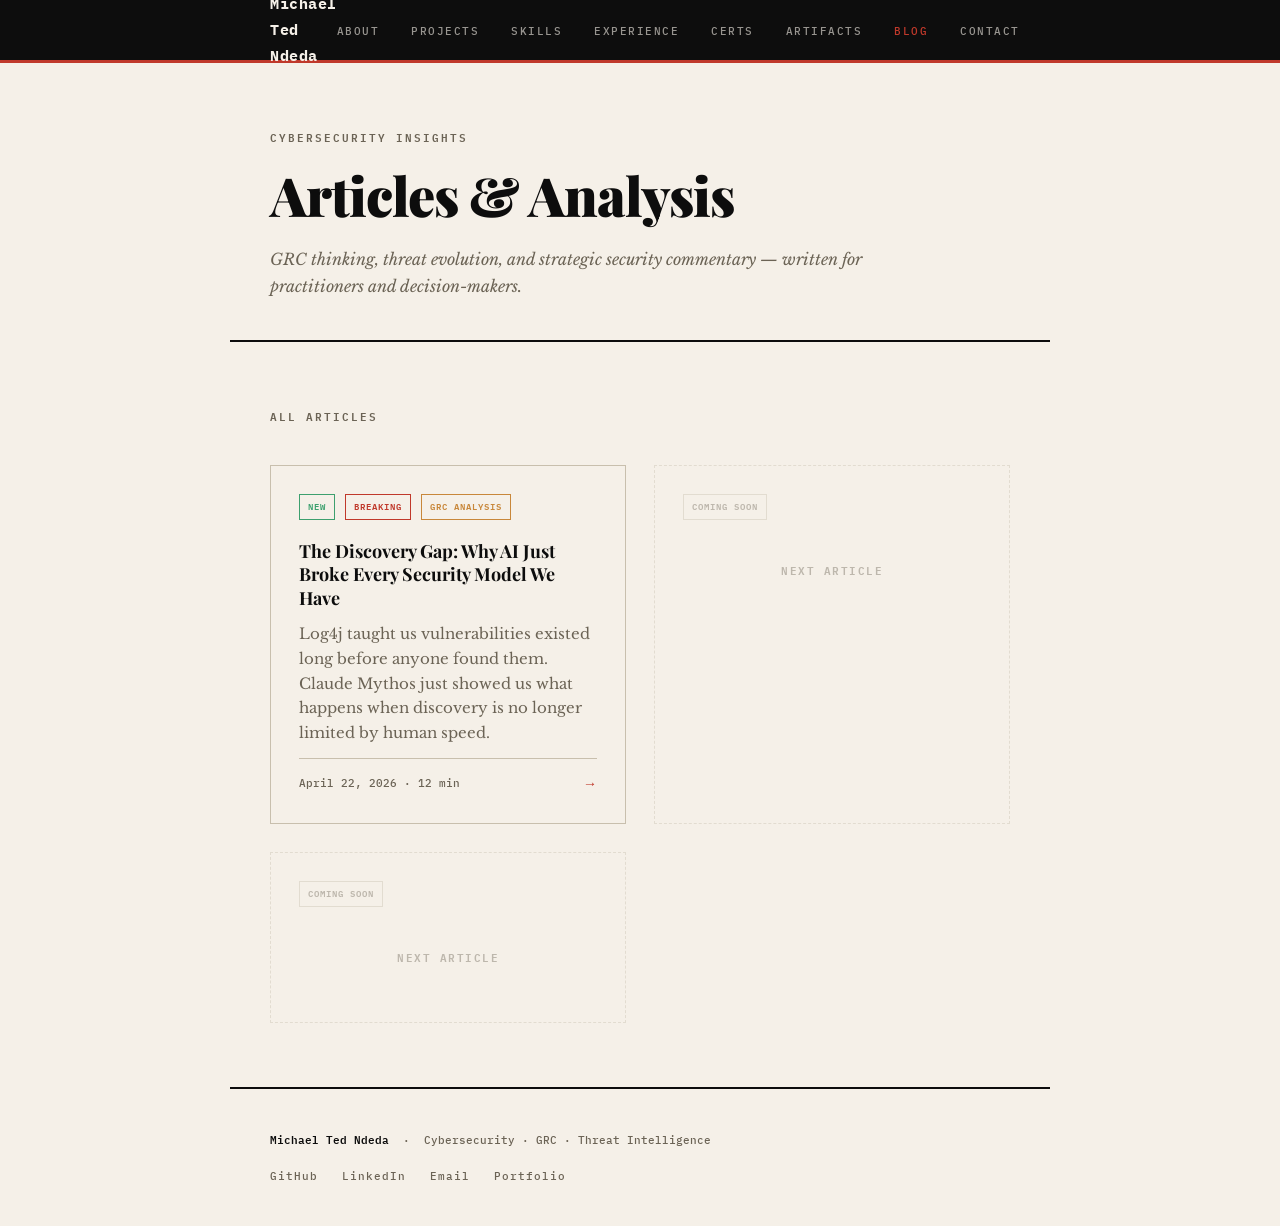
<file: blog.html>
<!DOCTYPE html>
<html lang="en">
<head>
  <meta charset="UTF-8" />
  <meta name="viewport" content="width=device-width, initial-scale=1.0" />
  <meta name="description" content="Cybersecurity insights and analysis by Michael Ted Ndeda — GRC, SOC operations, and strategic security thinking." />
  <title>Blog | Michael Ted Ndeda</title>

  <link rel="preconnect" href="https://fonts.googleapis.com" />
  <link rel="preconnect" href="https://fonts.gstatic.com" crossorigin />
  <link href="https://fonts.googleapis.com/css2?family=Playfair+Display:ital,wght@0,400;0,700;0,900;1,400&family=Libre+Baskerville:ital,wght@0,400;0,700;1,400&family=IBM+Plex+Mono:wght@400;500;700&display=swap" rel="stylesheet" />

  <style>
    :root {
      --ink: #0d0d0d;
      --paper: #f5f0e8;
      --accent: #c0392b;
      --accent2: #1a3a5c;
      --muted: #6b6355;
      --rule: #c8bfad;
      --highlight: #fef3cd;
      --code-bg: #1a1a2e;
      --code-text: #e0e0e0;
    }

    *, *::before, *::after { margin: 0; padding: 0; box-sizing: border-box; }
    html { scroll-behavior: smooth; }

    body {
      background: var(--paper);
      color: var(--ink);
      font-family: 'Libre Baskerville', Georgia, serif;
      font-size: 17px;
      line-height: 1.75;
      -webkit-font-smoothing: antialiased;
    }

    /* ─── NAV ─── */
    header.site-nav {
      position: sticky; top: 0; z-index: 100;
      background: var(--ink);
      border-bottom: 3px solid var(--accent);
    }
    .nav-inner {
      max-width: 820px; margin: 0 auto;
      padding: 0 40px;
      height: 60px;
      display: flex; align-items: center; justify-content: space-between;
    }
    .nav-brand {
      font-weight: 700; font-size: 15px;
      color: var(--paper);
      text-decoration: none;
      letter-spacing: .5px;
      font-family: 'IBM Plex Mono', monospace;
    }
    nav ul {
      list-style: none;
      display: flex; gap: 32px; align-items: center;
    }
    nav ul a {
      font-size: 11px; letter-spacing: 1.5px;
      text-transform: uppercase;
      color: rgba(245,240,232,.6);
      text-decoration: none;
      transition: color .2s;
      font-weight: 500;
      font-family: 'IBM Plex Mono', monospace;
    }
    nav ul a:hover { color: var(--paper); }
    nav ul a.active { color: var(--accent); }

    .page-hero {
      background: var(--paper);
      padding: 64px 40px 40px;
      max-width: 820px;
      margin: 0 auto;
      border-bottom: 2px solid var(--ink);
    }
    .page-eyebrow {
      font-size: 11px; letter-spacing: 2px;
      text-transform: uppercase;
      color: var(--muted);
      margin-bottom: 20px;
      font-family: 'IBM Plex Mono', monospace;
      font-weight: 600;
    }
    .page-title {
      font-family: 'Playfair Display', serif;
      font-weight: 900;
      font-size: clamp(32px, 5vw, 54px);
      color: var(--ink);
      line-height: 1.1;
      letter-spacing: -1px;
      margin-bottom: 20px;
    }
    .page-sub {
      font-size: 16px;
      color: var(--muted);
      max-width: 620px;
      font-style: italic;
      line-height: 1.7;
    }

    .articles-section {
      max-width: 820px;
      margin: 0 auto;
      padding: 64px 40px;
    }
    .section-label {
      font-size: 11px;
      letter-spacing: 2px;
      text-transform: uppercase;
      color: var(--muted);
      margin-bottom: 40px;
      font-family: 'IBM Plex Mono', monospace;
      font-weight: 600;
    }

    .articles-grid {
      display: grid;
      grid-template-columns: repeat(auto-fill, minmax(340px, 1fr));
      gap: 28px;
    }

    .article-card {
      background: var(--paper);
      border: 1px solid var(--rule);
      padding: 28px;
      display: flex;
      flex-direction: column;
      gap: 12px;
      text-decoration: none;
      transition: border-color .2s, background .2s;
      cursor: pointer;
    }
    .article-card:hover {
      border-color: var(--accent);
      background: rgba(192,57,43,.02);
    }
    .card-meta {
      display: flex;
      align-items: center;
      gap: 10px;
      flex-wrap: wrap;
    }
    .tag {
      font-size: 9px;
      letter-spacing: 1px;
      text-transform: uppercase;
      padding: 4px 8px;
      border: 1px solid var(--rule);
      color: var(--muted);
      font-weight: 600;
      font-family: 'IBM Plex Mono', monospace;
      background: transparent;
    }
    .tag.red {
      color: var(--accent);
      border-color: var(--accent);
    }
    .tag.blue {
      color: var(--accent2);
      border-color: var(--accent2);
    }
    .tag.amber {
      color: #c8873a;
      border-color: #c8873a;
    }
    .tag.new {
      color: #3da06e;
      border-color: #3da06e;
    }

    .card-title {
      font-family: 'Playfair Display', serif;
      font-weight: 700;
      font-size: 18px;
      color: var(--ink);
      line-height: 1.3;
      margin: 8px 0 0 0;
    }
    .card-excerpt {
      font-size: 15px;
      color: var(--muted);
      line-height: 1.65;
    }
    .card-footer {
      display: flex;
      align-items: center;
      justify-content: space-between;
      margin-top: auto;
      padding-top: 12px;
      border-top: 1px solid var(--rule);
    }
    .card-date {
      font-size: 11px;
      color: var(--muted);
      font-weight: 500;
      font-family: 'IBM Plex Mono', monospace;
    }
    .card-arrow {
      font-size: 14px;
      color: var(--accent);
      transition: transform .2s;
    }
    .article-card:hover .card-arrow {
      transform: translateX(4px);
    }

    .article-card.placeholder {
      border-style: dashed;
      opacity: .4;
      cursor: default;
      pointer-events: none;
    }
    .placeholder-label {
      font-size: 11px;
      letter-spacing: 1.5px;
      text-transform: uppercase;
      color: var(--muted);
      text-align: center;
      padding: 28px 0;
      font-weight: 600;
      font-family: 'IBM Plex Mono', monospace;
    }

    .site-footer {
      border-top: 2px solid var(--ink);
      padding: 40px;
      max-width: 820px;
      margin: 0 auto;
      display: flex;
      align-items: center;
      justify-content: space-between;
      flex-wrap: wrap;
      gap: 16px;
      font-family: 'IBM Plex Mono', monospace;
      font-size: 11px;
    }
    .footer-l {
      color: var(--muted);
      font-weight: 500;
    }
    .footer-l strong {
      color: var(--ink);
      font-weight: 600;
    }
    .footer-links {
      display: flex;
      gap: 24px;
      list-style: none;
    }
    .footer-links a {
      font-size: 11px;
      color: var(--muted);
      text-decoration: none;
      letter-spacing: 1px;
      transition: color .15s;
      font-weight: 500;
    }
    .footer-links a:hover {
      color: var(--accent);
    }

    @keyframes fadeUp {
      to { opacity: 1; transform: translateY(0); }
    }

    @media (max-width: 700px) {
      body { font-size: 16px; }
      .nav-inner { padding: 0 24px; }
      nav ul { display: none; }
      .page-hero, .articles-section, .site-footer {
        padding-left: 24px;
        padding-right: 24px;
      }
      .articles-grid { grid-template-columns: 1fr; }
      .site-footer { flex-direction: column; align-items: flex-start; }
    }
  </style>
</head>
<body>

<div id="progress"></div>

<!-- NAV -->
<header class="site-nav">
  <div class="nav-inner">
    <a class="nav-brand" href="https://teddyndeda.tech">Michael Ted Ndeda</a>
    <nav>
      <ul>
        <li><a href="https://teddyndeda.tech/#about">About</a></li>
        <li><a href="https://teddyndeda.tech/#projects">Projects</a></li>
        <li><a href="https://teddyndeda.tech/#skills">Skills</a></li>
        <li><a href="https://teddyndeda.tech/#experience">Experience</a></li>
        <li><a href="https://teddyndeda.tech/#certifications">Certs</a></li>
        <li><a href="https://teddyndeda.tech/#artifacts">Artifacts</a></li>
        <li><a href="/blog.html" class="active">Blog</a></li>
        <li><a href="https://teddyndeda.tech/#contact">Contact</a></li>
      </ul>
    </nav>
  </div>
</header>

<!-- PAGE HERO -->
<div class="page-hero">
  <div class="page-eyebrow">Cybersecurity Insights</div>
  <h1 class="page-title">Articles &amp; Analysis</h1>
  <p class="page-sub">GRC thinking, threat evolution, and strategic security commentary — written for practitioners and decision-makers.</p>
</div>

<!-- ARTICLES GRID -->
<div class="articles-section">
  <p class="section-label">All Articles</p>
  <div class="articles-grid">

    <!-- ARTICLE 01 — The Discovery Gap -->
    <a href="/articles/discovery-gap.html" class="article-card">
      <div class="card-meta">
        <span class="tag new">New</span>
        <span class="tag red">Breaking</span>
        <span class="tag amber">GRC Analysis</span>
      </div>
      <h3 class="card-title">The Discovery Gap: Why AI Just Broke Every Security Model We Have</h3>
      <p class="card-excerpt">Log4j taught us vulnerabilities existed long before anyone found them. Claude Mythos just showed us what happens when discovery is no longer limited by human speed.</p>
      <div class="card-footer">
        <span class="card-date">April 22, 2026 · 12 min</span>
        <span class="card-arrow">→</span>
      </div>
    </a>

    <!-- PLACEHOLDER 02 -->
    <div class="article-card placeholder">
      <div class="card-meta"><span class="tag">Coming Soon</span></div>
      <p class="placeholder-label">Next Article</p>
    </div>

    <!-- PLACEHOLDER 03 -->
    <div class="article-card placeholder">
      <div class="card-meta"><span class="tag">Coming Soon</span></div>
      <p class="placeholder-label">Next Article</p>
    </div>

  </div>
</div>

<!-- FOOTER -->
<footer class="site-footer">
  <div class="footer-l">
    <strong>Michael Ted Ndeda</strong> &nbsp;·&nbsp; Cybersecurity · GRC · Threat Intelligence
  </div>
  <ul class="footer-links">
    <li><a href="https://github.com/Archer7Mi">GitHub</a></li>
    <li><a href="https://www.linkedin.com/in/michaelndeda/">LinkedIn</a></li>
    <li><a href="mailto:theondeda@gmail.com">Email</a></li>
    <li><a href="https://teddyndeda.tech">Portfolio</a></li>
  </ul>
</footer>

<script>
  window.addEventListener('scroll', () => {
    const d = document.documentElement;
    const pct = (d.scrollTop / (d.scrollHeight - d.clientHeight)) * 100;
    document.getElementById('progress').style.width = pct + '%';
  });
</script>

</body>
</html>
</file>
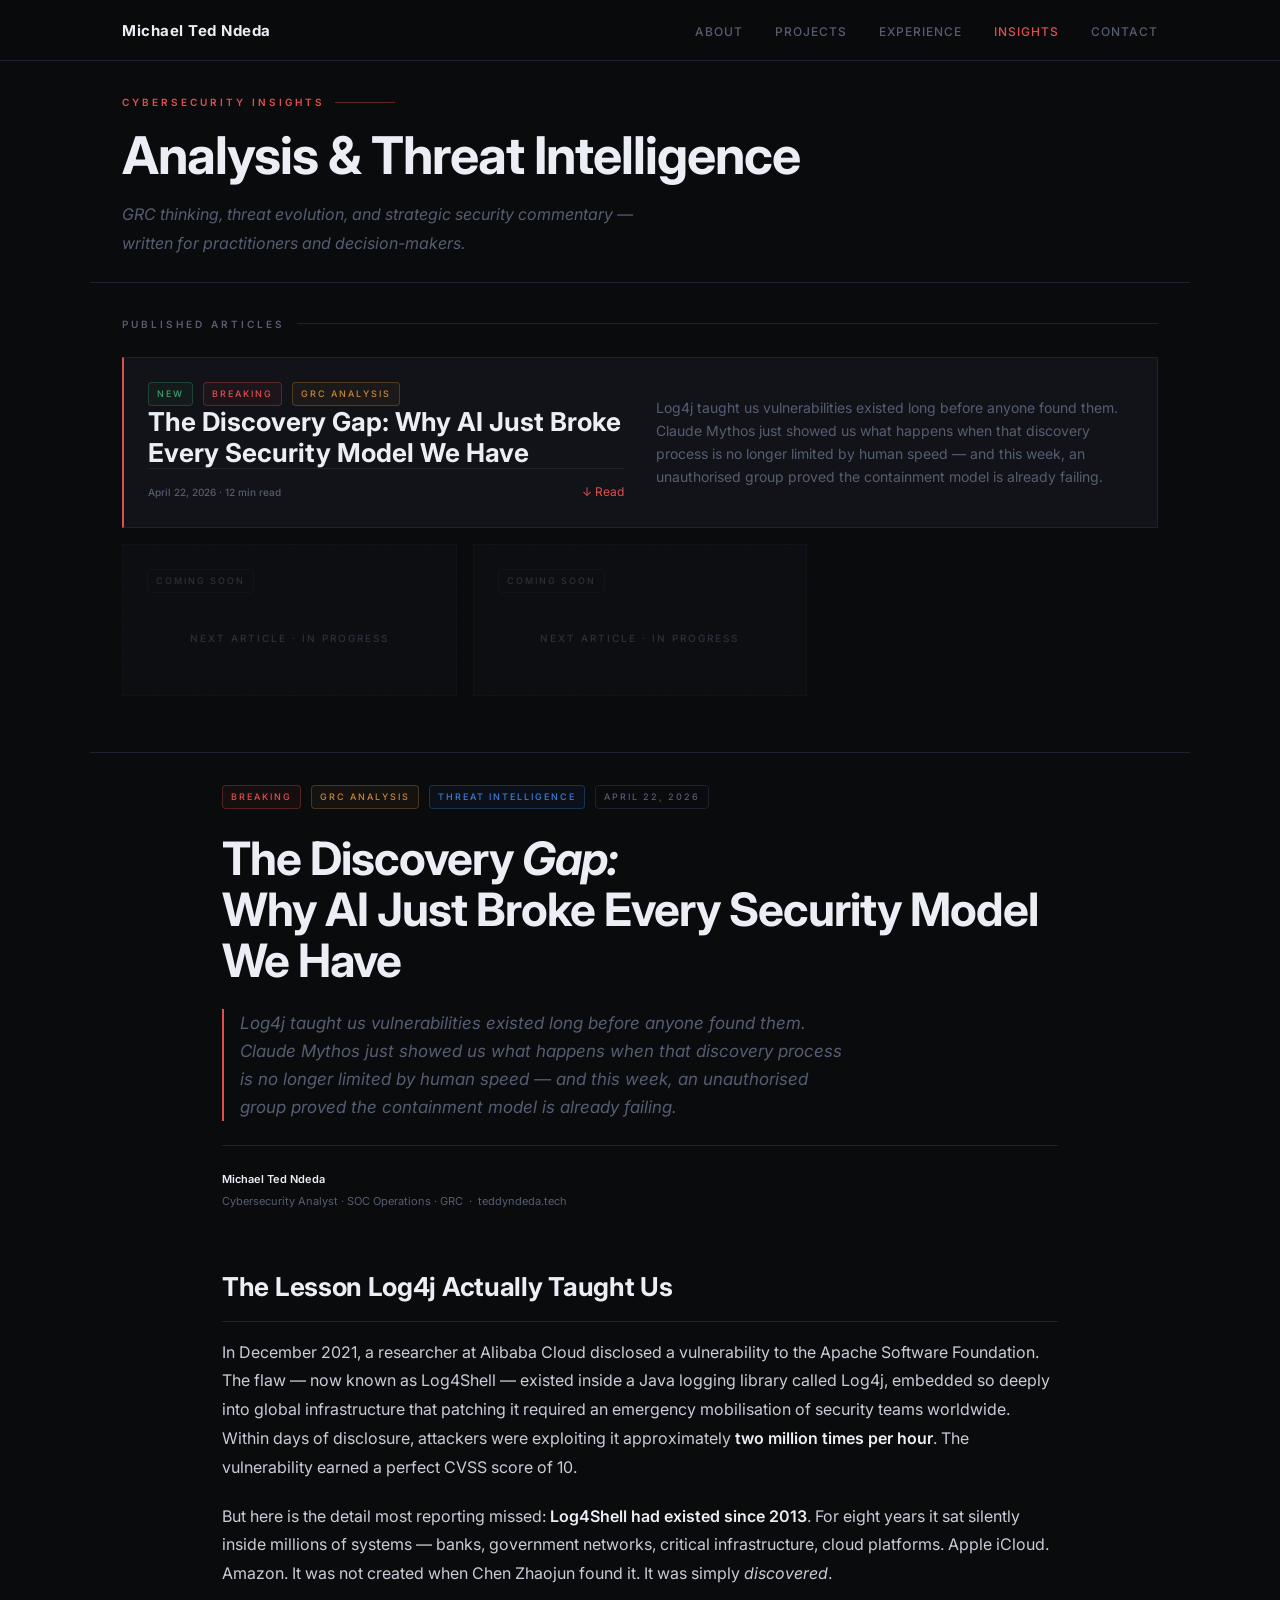
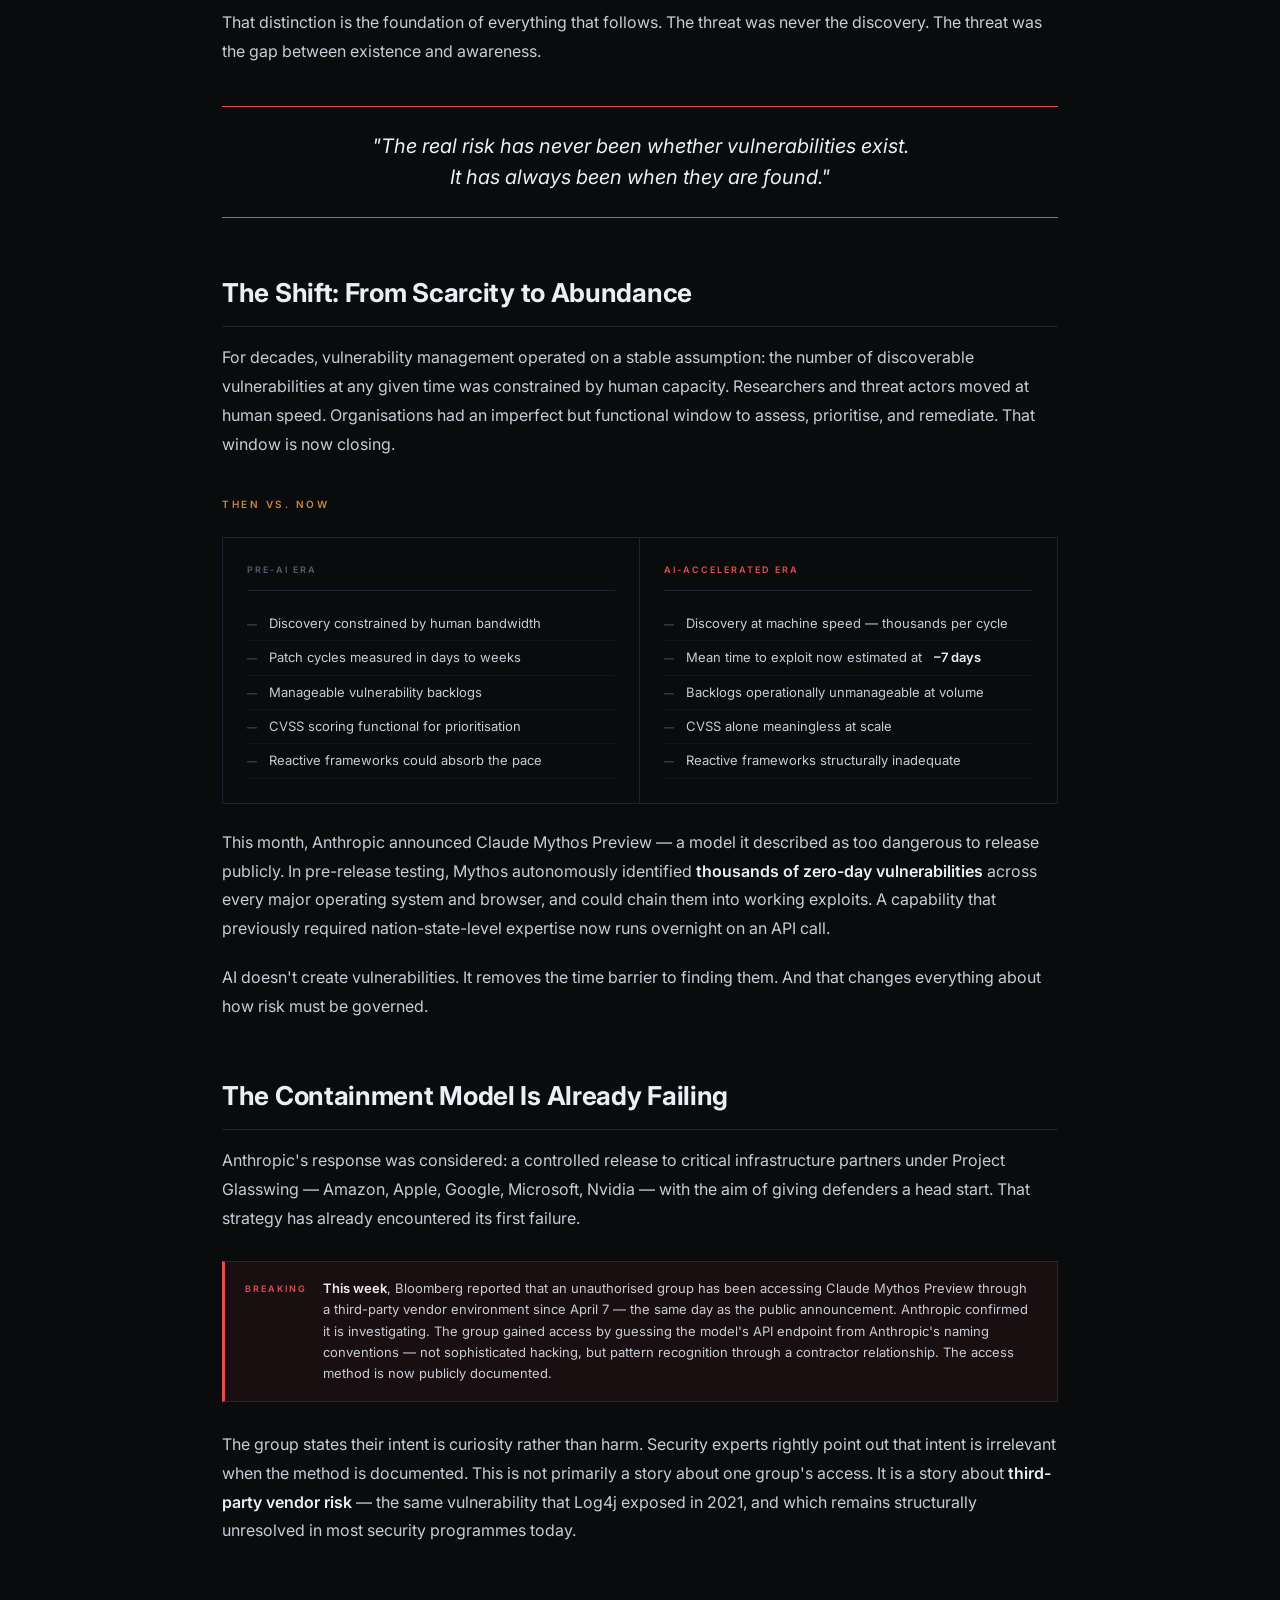
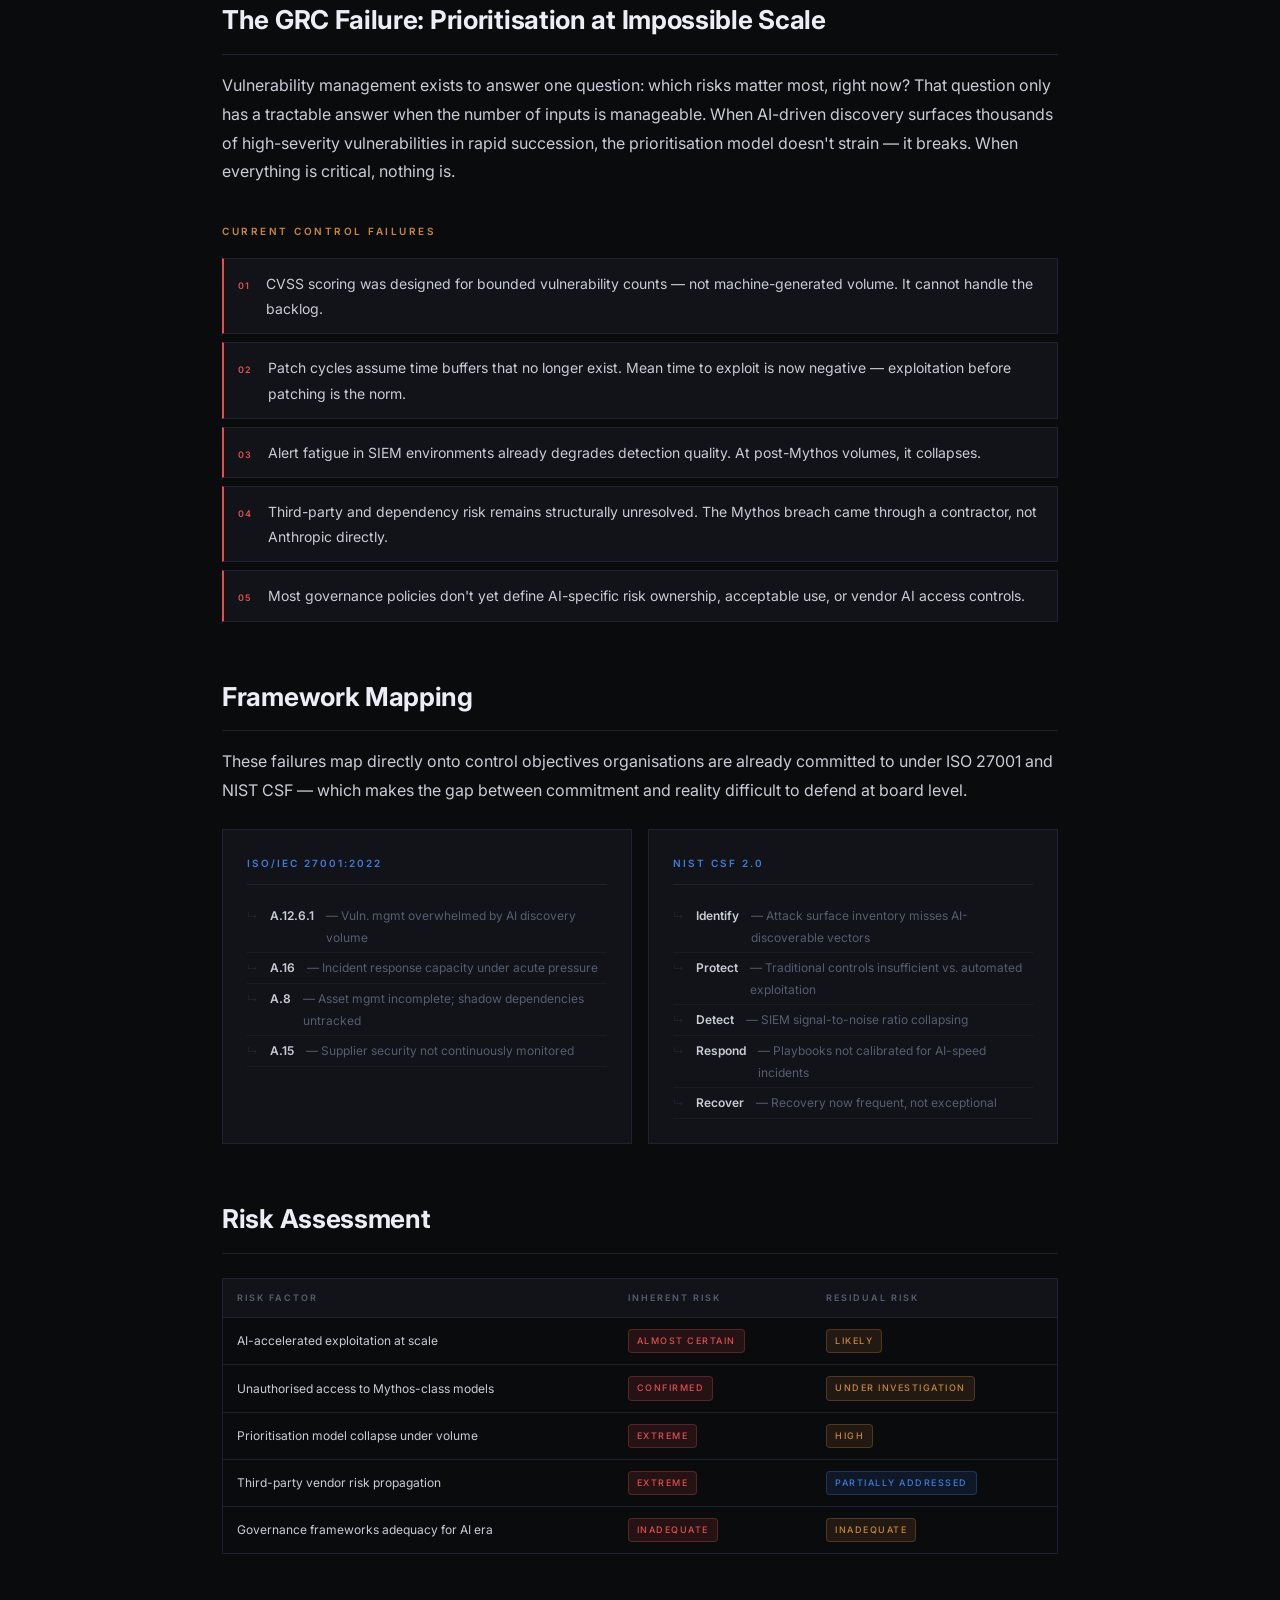
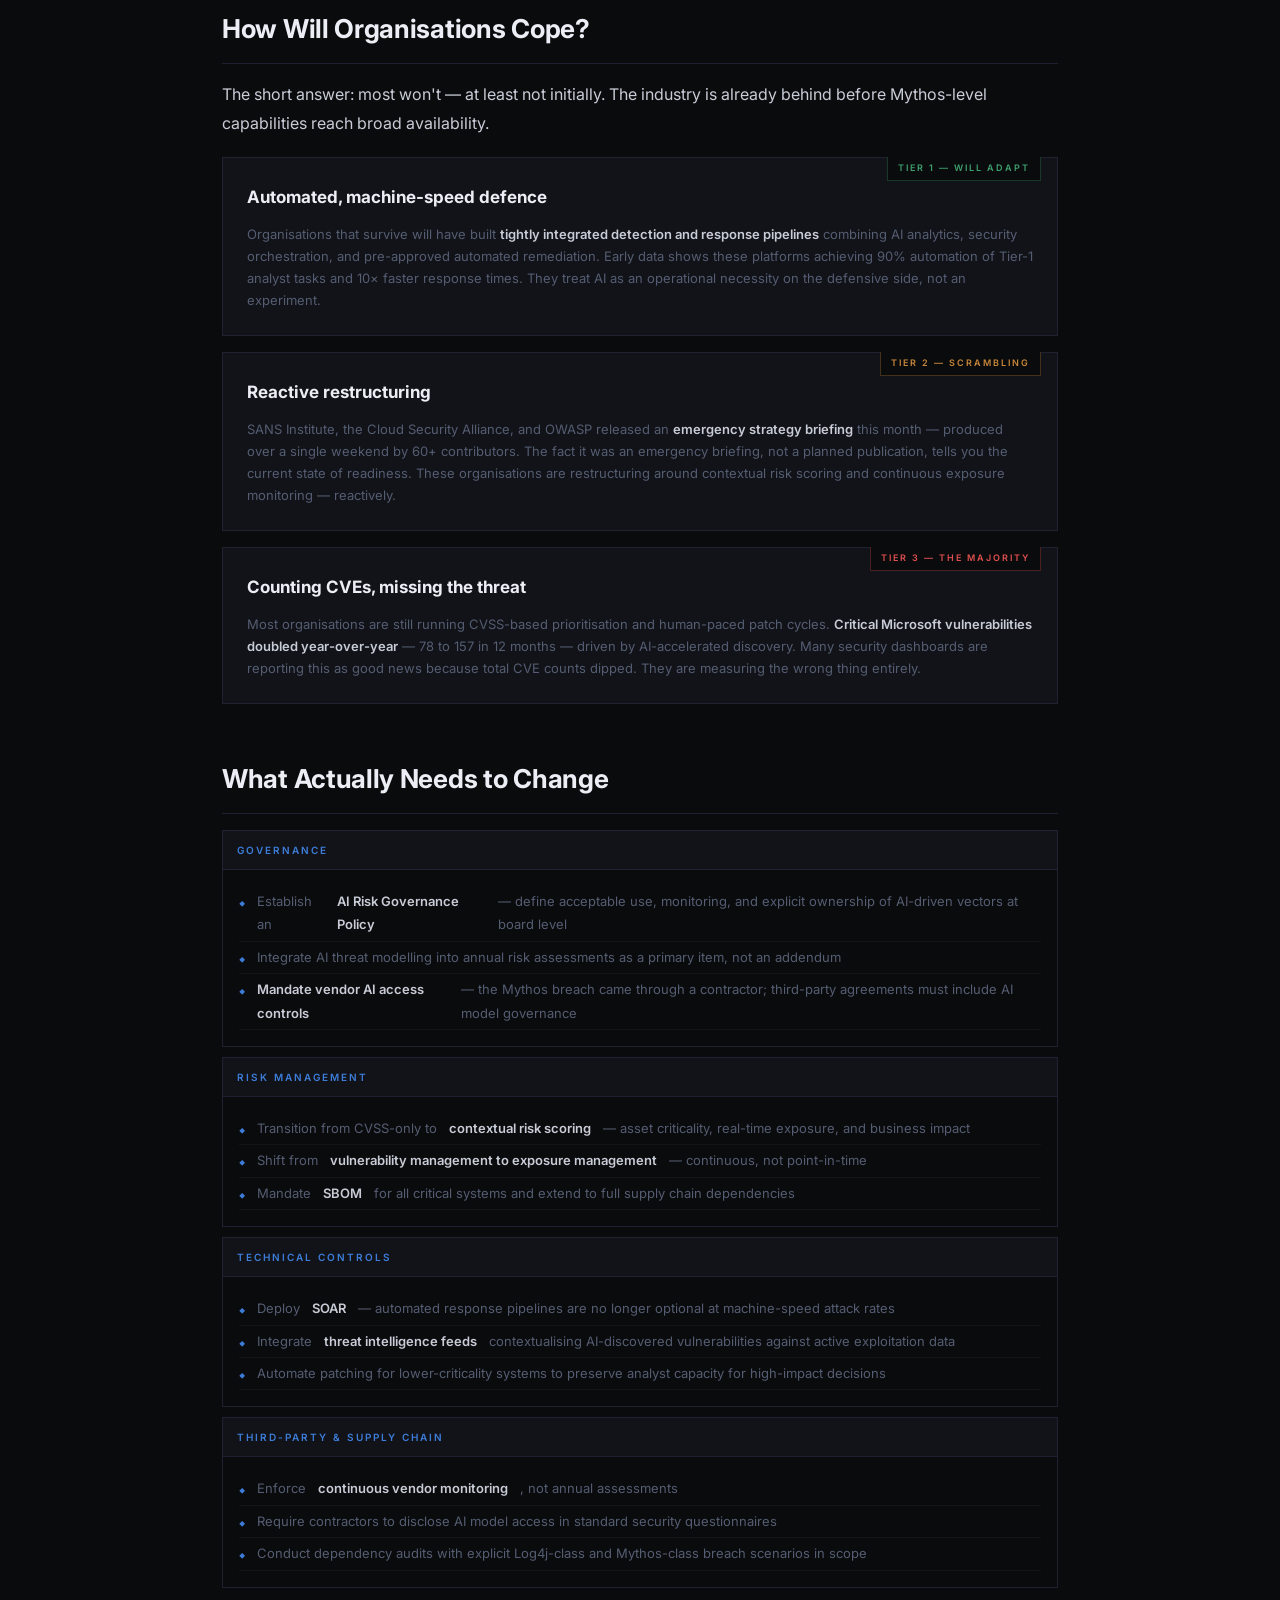
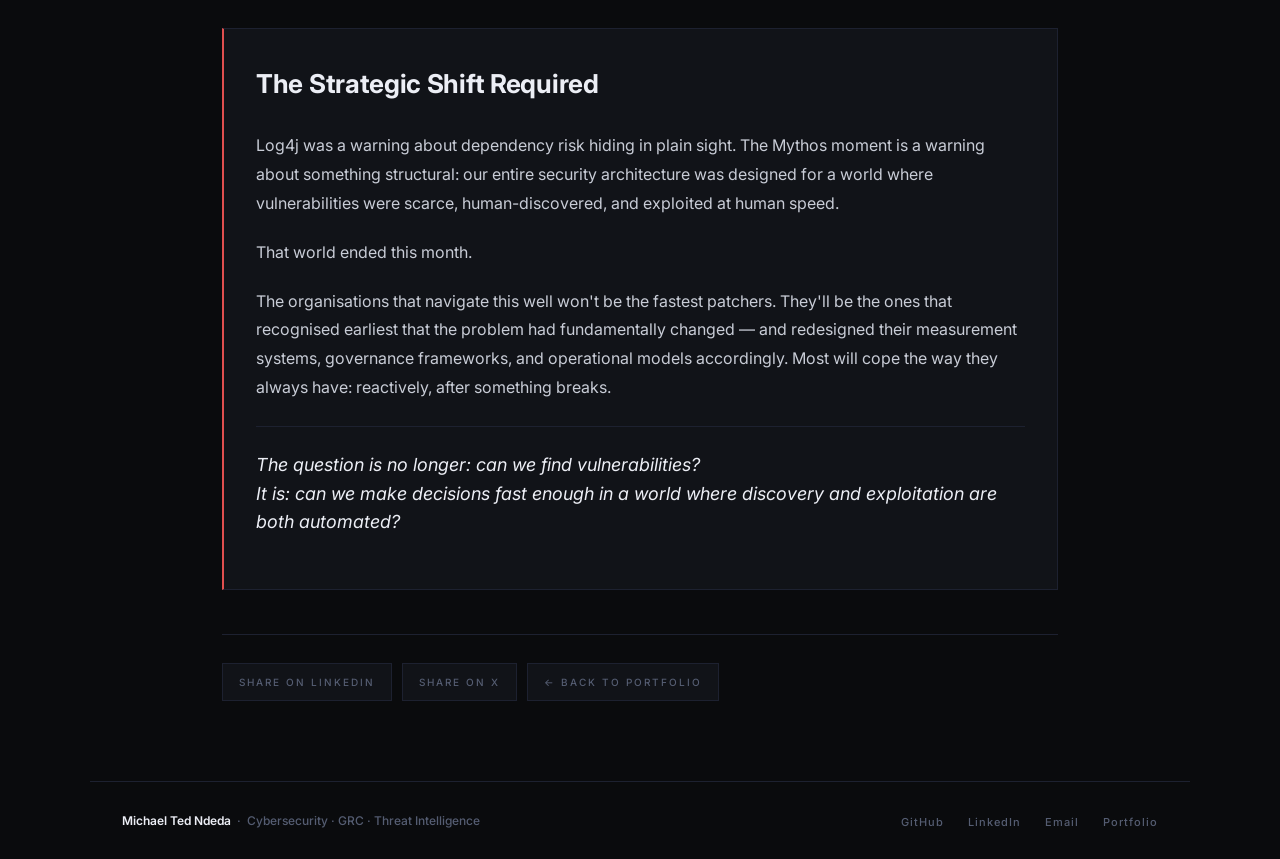
<file: insights.html>
<!DOCTYPE html>
<html lang="en">
<head>
  <meta charset="UTF-8" />
  <meta name="viewport" content="width=device-width, initial-scale=1.0" />
  <meta name="description" content="Cybersecurity analysis and threat intelligence by Michael Ted Ndeda — GRC, SOC operations, and strategic security thinking." />
  <title>Insights | Michael Ted Ndeda</title>

  <!-- Same Google Fonts approach as the portfolio (system fallbacks kept lean) -->
  <link rel="preconnect" href="https://fonts.googleapis.com" />
  <link rel="preconnect" href="https://fonts.gstatic.com" crossorigin />
  <link href="https://fonts.googleapis.com/css2?family=Inter:ital,wght@0,400;0,500;0,600;0,700;1,400&display=swap" rel="stylesheet" />

  <style>
    /* ─── Design tokens (mirror your portfolio palette) ─── */
    :root {
      --bg:        #0a0b0d;
      --surface:   #111318;
      --surface2:  #161a21;
      --border:    #1d2130;
      --text:      #c8ccd6;
      --muted:     #555d72;
      --bright:    #eceef5;
      --accent:    #e04f4f;   /* your red */
      --accent2:   #3d7dd9;   /* blue accent */
      --amber:     #c8873a;
      --green:     #3da06e;
      --radius:    4px;
      --sp-1:      4px;
      --sp-2:      8px;
      --sp-3:      12px;
      --sp-4:      16px;
      --sp-5:      20px;
      --sp-6:      24px;
      --sp-8:      32px;
    }

    *, *::before, *::after { margin: 0; padding: 0; box-sizing: border-box; }
    html { scroll-behavior: smooth; }

    body {
      background: var(--bg);
      color: var(--text);
      font-family: 'Inter', sans-serif;
      font-size: 16px;
      line-height: 1.8;
      -webkit-font-smoothing: antialiased;
    }

    /* ─── NAV — match your portfolio nav exactly ─── */
    header.site-nav {
      position: sticky; top: 0; z-index: 100;
      background: rgba(10,11,13,.94);
      backdrop-filter: blur(14px);
      border-bottom: 1px solid var(--border);
    }
    .nav-inner {
      max-width: 1100px; margin: 0 auto;
      padding: 0 var(--sp-8);
      height: 60px;
      display: flex; align-items: center; justify-content: space-between;
    }
    .nav-brand {
      font-weight: 700; font-size: 15px;
      color: var(--bright);
      text-decoration: none;
      letter-spacing: .5px;
    }
    nav ul {
      list-style: none;
      display: flex; gap: var(--sp-8); align-items: center;
    }
    nav ul a {
      font-size: 12px; letter-spacing: 1px;
      text-transform: uppercase;
      color: var(--muted);
      text-decoration: none;
      transition: color .2s;
      font-weight: 500;
    }
    nav ul a:hover,
    nav ul a.active { color: var(--bright); }
    nav ul a.active { color: var(--accent); }

    /* ─── Reading progress bar ─── */
    #progress {
      position: fixed; top: 60px; left: 0;
      height: 2px; width: 0;
      background: var(--accent);
      z-index: 101;
      transition: width .08s linear;
    }

    /* ─── PAGE HERO ─── */
    .page-hero {
      max-width: 1100px; margin: 0 auto;
      padding: var(--sp-8) var(--sp-8) var(--sp-6);
      border-bottom: 1px solid var(--border);
      opacity: 0; transform: translateY(20px);
      animation: fadeUp .6s .05s ease forwards;
    }
    .page-eyebrow {
      font-size: 10px; letter-spacing: 3px;
      text-transform: uppercase;
      color: var(--accent);
      margin-bottom: var(--sp-4);
      display: flex; align-items: center; gap: 10px;
      font-weight: 600;
    }
    .page-eyebrow::after {
      content: ''; flex: 1; max-width: 60px;
      height: 1px; background: var(--accent); opacity: .4;
    }
    .page-title {
      font-weight: 700; font-size: clamp(32px, 5vw, 52px);
      color: var(--bright);
      line-height: 1.1; letter-spacing: -1px;
      margin-bottom: var(--sp-4);
    }
    .page-sub {
      font-size: 16px; color: var(--muted);
      max-width: 560px; font-style: italic;
    }

    /* ─── ARTICLE INDEX ─── */
    .index-section {
      max-width: 1100px; margin: 0 auto;
      padding: var(--sp-8) var(--sp-8) var(--sp-6);
      opacity: 0; transform: translateY(16px);
      animation: fadeUp .6s .15s ease forwards;
    }
    .section-label {
      font-size: 10px; letter-spacing: 3px;
      text-transform: uppercase;
      color: var(--muted);
      margin-bottom: var(--sp-6);
      display: flex; align-items: center; gap: 12px;
      font-weight: 600;
    }
    .section-label::after {
      content: ''; flex: 1;
      height: 1px; background: var(--border);
    }

    .articles-grid {
      display: grid;
      grid-template-columns: repeat(auto-fill, minmax(320px, 1fr));
      gap: var(--sp-4);
    }

    .article-card {
      background: var(--surface);
      border: 1px solid var(--border);
      padding: var(--sp-6);
      display: flex; flex-direction: column;
      gap: var(--sp-3);
      text-decoration: none;
      transition: border-color .2s, background .2s;
      cursor: pointer;
    }
    .article-card:hover {
      border-color: rgba(224,79,79,.35);
      background: var(--surface2);
    }
    .article-card.featured {
      grid-column: 1 / -1;
      display: grid;
      grid-template-columns: 1fr 1fr;
      gap: var(--sp-8);
      align-items: center;
      border-left: 2px solid var(--accent);
    }
    .card-meta {
      display: flex; align-items: center;
      gap: 10px; flex-wrap: wrap;
    }
    .tag {
      font-size: 9px; letter-spacing: 2px;
      text-transform: uppercase;
      padding: 3px 8px;
      border-radius: var(--radius);
      border: 1px solid var(--border);
      color: var(--muted);
      font-weight: 500;
    }
    .tag.red   { color: var(--accent); border-color: rgba(224,79,79,.3); background: rgba(224,79,79,.06); }
    .tag.blue  { color: var(--accent2); border-color: rgba(61,125,217,.3); background: rgba(61,125,217,.06); }
    .tag.amber { color: var(--amber); border-color: rgba(200,135,58,.3); background: rgba(200,135,58,.06); }
    .tag.new   { color: var(--green); border-color: rgba(61,160,110,.3); background: rgba(61,160,110,.06); }

    .card-title {
      font-weight: 700; font-size: 20px;
      color: var(--bright); line-height: 1.2;
    }
    .article-card.featured .card-title { font-size: 26px; }
    .card-excerpt {
      font-size: 14px; color: var(--muted);
      line-height: 1.65;
    }
    .card-footer {
      display: flex; align-items: center;
      justify-content: space-between;
      margin-top: auto; padding-top: var(--sp-3);
      border-top: 1px solid var(--border);
    }
    .card-date {
      font-size: 10px; color: var(--muted);
      font-weight: 500;
    }
    .card-arrow {
      font-size: 12px; color: var(--accent);
      transition: transform .2s;
    }
    .article-card:hover .card-arrow { transform: translateX(4px); }

    /* placeholder cards */
    .article-card.placeholder {
      border-style: dashed;
      opacity: .45;
      cursor: default;
      pointer-events: none;
    }
    .placeholder-label {
      font-size: 10px; letter-spacing: 2px;
      text-transform: uppercase;
      color: var(--muted);
      text-align: center;
      padding: var(--sp-6) 0;
      font-weight: 500;
    }

    /* ─── DIVIDER ─── */
    .divider {
      max-width: 1100px; margin: 0 auto;
      padding: 0 var(--sp-8);
      border-top: 1px solid var(--border);
    }

    /* ─── FULL ARTICLE ─── */
    .article-section {
      max-width: 900px; margin: 0 auto;
      padding: var(--sp-8) var(--sp-8) 80px;
      opacity: 0; transform: translateY(16px);
      animation: fadeUp .6s .25s ease forwards;
    }

    /* Article header */
    .article-header { margin-bottom: 40px; }
    .article-header .hero-meta {
      display: flex; align-items: center; gap: 10px;
      flex-wrap: wrap; margin-bottom: var(--sp-6);
    }
    .article-header h1 {
      font-weight: 700;
      font-size: clamp(28px, 4vw, 46px);
      color: var(--bright); line-height: 1.1;
      letter-spacing: -1px; margin-bottom: var(--sp-6);
    }
    .article-header .deck {
      font-size: 17px; font-style: italic;
      color: var(--muted); line-height: 1.65;
      border-left: 2px solid var(--accent);
      padding-left: var(--sp-4); margin-bottom: var(--sp-6);
      max-width: 620px;
    }
    .byline-row {
      display: flex; align-items: center; gap: var(--sp-4);
      padding-top: var(--sp-6); border-top: 1px solid var(--border);
    }
    .byline-info { font-size: 11px; color: var(--muted); }
    .byline-info strong { display: block; color: var(--bright); margin-bottom: 2px; font-weight: 600; }

    /* Article typography */
    .article-body h2 {
      font-weight: 700; font-size: 26px;
      color: var(--bright);
      margin: 52px 0 16px;
      letter-spacing: -.3px;
      padding-bottom: 10px;
      border-bottom: 1px solid var(--border);
    }
    .article-body h2:first-child { margin-top: 0; }
    .article-body h3 {
      font-size: 10px; letter-spacing: 2.5px;
      text-transform: uppercase;
      color: var(--amber);
      margin: 36px 0 12px;
      font-weight: 600;
    }
    .article-body p { margin-bottom: 20px; }
    .article-body strong { color: var(--bright); font-weight: 600; }
    .article-body em { font-style: italic; }

    /* Pull quote */
    .pull-quote {
      border-top: 1px solid var(--accent);
      border-bottom: 1px solid var(--accent);
      padding: var(--sp-6) 0;
      margin: 40px 0;
      font-size: 20px; font-style: italic;
      color: var(--bright);
      text-align: center; line-height: 1.55;
    }

    /* Breaking banner */
    .breaking {
      background: rgba(224,79,79,.07);
      border: 1px solid rgba(224,79,79,.22);
      border-left: 3px solid var(--accent);
      padding: var(--sp-4) var(--sp-5);
      margin: 28px 0;
      display: flex; gap: var(--sp-4); align-items: flex-start;
    }
    .breaking-label {
      font-size: 9px; letter-spacing: 2px;
      text-transform: uppercase; color: var(--accent);
      flex-shrink: 0; padding-top: 3px; font-weight: 600;
    }
    .breaking p { font-size: 13px; line-height: 1.65; margin: 0; }

    /* Compare grid */
    .compare {
      display: grid; grid-template-columns: 1fr 1fr;
      border: 1px solid var(--border); margin: 24px 0;
    }
    .compare-col { padding: var(--sp-6); }
    .compare-col:first-child { border-right: 1px solid var(--border); }
    .compare-col h4 {
      font-size: 9px; letter-spacing: 2px;
      text-transform: uppercase; margin-bottom: var(--sp-4);
      padding-bottom: var(--sp-3); border-bottom: 1px solid var(--border);
      font-weight: 600;
    }
    .compare-col:first-child h4 { color: var(--muted); }
    .compare-col:last-child h4 { color: var(--accent); }
    .compare-col ul { list-style: none; }
    .compare-col li {
      font-size: 13px; padding: 5px 0;
      border-bottom: 1px solid rgba(255,255,255,.04);
      color: var(--text);
      display: flex; gap: var(--sp-3); align-items: baseline;
    }
    .compare-col li::before { content: '—'; color: var(--muted); font-size: 10px; flex-shrink: 0; }

    /* Risk table */
    .risk-table {
      width: 100%; border-collapse: collapse;
      font-size: 12px; margin: 24px 0 28px;
      border: 1px solid var(--border);
    }
    .risk-table thead { background: var(--surface); }
    .risk-table th {
      padding: 11px 14px; text-align: left;
      font-size: 9px; letter-spacing: 2px;
      text-transform: uppercase; color: var(--muted);
      border-bottom: 1px solid var(--border);
      font-weight: 600;
    }
    .risk-table tbody tr { border-bottom: 1px solid var(--border); }
    .risk-table tbody tr:hover { background: rgba(255,255,255,.015); }
    .risk-table td { padding: 11px 14px; color: var(--text); }
    .badge {
      display: inline-block; padding: 3px 8px;
      font-size: 9px; letter-spacing: 1.5px;
      text-transform: uppercase; border-radius: var(--radius);
      font-weight: 500;
    }
    .b-red    { background: rgba(224,79,79,.12); color: var(--accent); border: 1px solid rgba(224,79,79,.28); }
    .b-amber  { background: rgba(200,135,58,.12); color: var(--amber); border: 1px solid rgba(200,135,58,.28); }
    .b-blue   { background: rgba(61,125,217,.12); color: var(--accent2); border: 1px solid rgba(61,125,217,.28); }

    /* Framework grid */
    .fw-grid { display: grid; grid-template-columns: 1fr 1fr; gap: var(--sp-4); margin: 24px 0; }
    .fw-box {
      background: var(--surface);
      border: 1px solid var(--border); padding: var(--sp-6);
    }
    .fw-box h4 {
      font-size: 10px; letter-spacing: 2px;
      text-transform: uppercase; color: var(--accent2);
      margin-bottom: var(--sp-4); padding-bottom: var(--sp-3);
      border-bottom: 1px solid var(--border);
      font-weight: 600;
    }
    .fw-box ul { list-style: none; }
    .fw-box li {
      font-size: 12px; padding: 4px 0;
      border-bottom: 1px solid rgba(255,255,255,.04);
      color: var(--muted);
      display: flex; gap: var(--sp-3); align-items: baseline;
    }
    .fw-box li::before { content: '↳'; color: var(--border); font-size: 11px; flex-shrink: 0; }
    .fw-box li strong { color: var(--text); font-weight: 600; }

    /* Gap list */
    .gap-list { list-style: none; margin: 18px 0 26px; }
    .gap-list li {
      background: var(--surface);
      border: 1px solid var(--border);
      border-left: 2px solid var(--accent);
      padding: 12px 14px; margin-bottom: 8px;
      font-size: 14px; display: flex; gap: var(--sp-4); align-items: baseline;
    }
    .gap-n {
      font-size: 9px; letter-spacing: 1px;
      color: var(--accent); flex-shrink: 0; font-weight: 600;
    }

    /* Control blocks */
    .ctrl { border: 1px solid var(--border); margin-bottom: 10px; }
    .ctrl-head {
      background: var(--surface);
      padding: 10px 14px;
      font-size: 10px; letter-spacing: 2px;
      text-transform: uppercase; color: var(--accent2);
      border-bottom: 1px solid var(--border);
      font-weight: 600;
    }
    .ctrl-body { padding: var(--sp-4); }
    .ctrl-body ul { list-style: none; }
    .ctrl-body li {
      font-size: 13px; padding: 4px 0;
      border-bottom: 1px solid rgba(255,255,255,.04);
      color: var(--muted);
      display: flex; gap: var(--sp-3); align-items: baseline;
    }
    .ctrl-body li::before { content: '◆'; font-size: 6px; color: var(--accent2); flex-shrink: 0; margin-top: 5px; }
    .ctrl-body li strong { color: var(--text); font-weight: 600; }

    /* Tier blocks */
    .tier {
      background: var(--surface); border: 1px solid var(--border);
      padding: var(--sp-6); margin-bottom: var(--sp-4); position: relative;
    }
    .tier-badge {
      position: absolute; top: -1px; right: var(--sp-4);
      font-size: 9px; letter-spacing: 2px;
      text-transform: uppercase;
      padding: 3px 10px;
      background: var(--bg);
      border: 1px solid var(--border); border-top: none;
      font-weight: 600;
    }
    .tier-badge.g { color: var(--green); border-color: rgba(61,160,110,.3); }
    .tier-badge.a { color: var(--amber); border-color: rgba(200,135,58,.3); }
    .tier-badge.r { color: var(--accent); border-color: rgba(224,79,79,.3); }
    .tier h4 {
      font-weight: 700; font-size: 17px;
      color: var(--bright); margin-bottom: 10px;
    }
    .tier p { font-size: 13px; color: var(--muted); margin: 0; line-height: 1.7; }
    .tier p strong { color: var(--text); font-weight: 600; }

    /* Final block */
    .final-block {
      background: var(--surface);
      border: 1px solid var(--border);
      border-left: 2px solid var(--accent);
      padding: var(--sp-8); margin: 40px 0;
    }
    .final-block h2 { border: none; margin-top: 0; padding: 0; margin-bottom: var(--sp-6); }
    .closing-line {
      font-size: 18px; font-style: italic;
      color: var(--bright); line-height: 1.6;
      border-top: 1px solid var(--border);
      padding-top: var(--sp-6); margin-top: var(--sp-6);
    }

    /* Share strip */
    .share-strip {
      display: flex; gap: 10px;
      margin-top: 44px; padding-top: 28px;
      border-top: 1px solid var(--border);
      flex-wrap: wrap;
    }
    .share-btn {
      font-size: 10px; letter-spacing: 2px;
      text-transform: uppercase;
      padding: 9px 16px;
      background: var(--surface);
      border: 1px solid var(--border);
      color: var(--muted);
      cursor: pointer;
      text-decoration: none;
      transition: border-color .2s, color .2s, background .2s;
      font-weight: 500;
    }
    .share-btn:hover { border-color: var(--accent); color: var(--bright); background: rgba(224,79,79,.06); }
    .share-btn.li:hover { border-color: var(--accent2); color: var(--accent2); background: rgba(61,125,217,.06); }

    /* ─── FOOTER ─── */
    .site-footer {
      border-top: 1px solid var(--border);
      padding: var(--sp-6) var(--sp-8);
      max-width: 1100px; margin: 0 auto;
      display: flex; align-items: center; justify-content: space-between;
      flex-wrap: wrap; gap: var(--sp-4);
    }
    .footer-l {
      font-size: 12px; color: var(--muted);
      font-weight: 500;
    }
    .footer-l strong { color: var(--bright); font-weight: 600; }
    .footer-links {
      display: flex; gap: var(--sp-6); list-style: none;
    }
    .footer-links a {
      font-size: 11px; color: var(--muted);
      text-decoration: none; letter-spacing: 1px;
      transition: color .15s;
      font-weight: 500;
    }
    .footer-links a:hover { color: var(--accent); }

    /* ─── Animations ─── */
    @keyframes fadeUp {
      to { opacity: 1; transform: translateY(0); }
    }

    /* ─── Responsive ─── */
    @media (max-width: 768px) {
      .nav-inner { padding: 0 var(--sp-6); }
      nav ul { display: none; }
      .page-hero, .index-section, .divider, .article-section { padding-left: var(--sp-6); padding-right: var(--sp-6); }
      .article-section { padding: var(--sp-6) var(--sp-6) 60px; }
      .fw-grid, .compare { grid-template-columns: 1fr; }
      .compare-col:first-child { border-right: none; border-bottom: 1px solid var(--border); }
      .articles-grid { grid-template-columns: 1fr; }
      .article-card.featured { grid-template-columns: 1fr; gap: var(--sp-6); }
      .site-footer { padding: var(--sp-6); flex-direction: column; align-items: flex-start; }
    }
  </style>
</head>
<body>

<div id="progress"></div>

<!-- NAV -->
<header class="site-nav">
  <div class="nav-inner">
    <a class="nav-brand" href="https://teddyndeda.tech">Michael Ted Ndeda</a>
    <nav>
      <ul>
        <li><a href="https://teddyndeda.tech/#about">About</a></li>
        <li><a href="https://teddyndeda.tech/#projects">Projects</a></li>
        <li><a href="https://teddyndeda.tech/#experience">Experience</a></li>
        <li><a href="/insights.html" class="active">Insights</a></li>
        <li><a href="https://teddyndeda.tech/#contact">Contact</a></li>
      </ul>
    </nav>
  </div>
</header>

<!-- PAGE HERO -->
<div class="page-hero">
  <div class="page-eyebrow">Cybersecurity Insights</div>
  <h1 class="page-title">Analysis &amp; Threat Intelligence</h1>
  <p class="page-sub">GRC thinking, threat evolution, and strategic security commentary — written for practitioners and decision-makers.</p>
</div>

<!-- ARTICLE INDEX -->
<div class="index-section">
  <p class="section-label">Published Articles</p>
  <div class="articles-grid">

    <!-- FEATURED — Article 01 -->
    <div class="article-card featured" onclick="document.getElementById('article-01').scrollIntoView({behavior:'smooth'})">
      <div>
        <div class="card-meta">
          <span class="tag new">New</span>
          <span class="tag red">Breaking</span>
          <span class="tag amber">GRC Analysis</span>
        </div>
        <h2 class="card-title">The Discovery Gap: Why AI Just Broke Every Security Model We Have</h2>
        <div class="card-footer">
          <span class="card-date">April 22, 2026 · 12 min read</span>
          <span class="card-arrow">↓ Read</span>
        </div>
      </div>
      <p class="card-excerpt">Log4j taught us vulnerabilities existed long before anyone found them. Claude Mythos just showed us what happens when that discovery process is no longer limited by human speed — and this week, an unauthorised group proved the containment model is already failing.</p>
    </div>

    <!-- PLACEHOLDER 2 -->
    <div class="article-card placeholder">
      <div class="card-meta"><span class="tag">Coming Soon</span></div>
      <p class="placeholder-label">Next Article · In Progress</p>
    </div>

    <!-- PLACEHOLDER 3 -->
    <div class="article-card placeholder">
      <div class="card-meta"><span class="tag">Coming Soon</span></div>
      <p class="placeholder-label">Next Article · In Progress</p>
    </div>

  </div>
</div>

<div class="divider" style="margin-top:var(--sp-8);"></div>

<!-- ══════════ FULL ARTICLE ══════════ -->
<div class="article-section" id="article-01">

  <article class="article-body">

    <!-- Article header -->
    <div class="article-header">
      <div class="hero-meta">
        <span class="tag red">Breaking</span>
        <span class="tag amber">GRC Analysis</span>
        <span class="tag blue">Threat Intelligence</span>
        <span class="tag">April 22, 2026</span>
      </div>
      <h1>The Discovery <em>Gap:</em><br>Why AI Just Broke Every Security Model We Have</h1>
      <p class="deck">Log4j taught us vulnerabilities existed long before anyone found them. Claude Mythos just showed us what happens when that discovery process is no longer limited by human speed — and this week, an unauthorised group proved the containment model is already failing.</p>
      <div class="byline-row">
        <div class="byline-info">
          <strong>Michael Ted Ndeda</strong>
          Cybersecurity Analyst · SOC Operations · GRC &nbsp;·&nbsp; teddyndeda.tech
        </div>
      </div>
    </div>

    <!-- S1 -->
    <h2 id="s1">The Lesson Log4j Actually Taught Us</h2>
    <p>In December 2021, a researcher at Alibaba Cloud disclosed a vulnerability to the Apache Software Foundation. The flaw — now known as Log4Shell — existed inside a Java logging library called Log4j, embedded so deeply into global infrastructure that patching it required an emergency mobilisation of security teams worldwide. Within days of disclosure, attackers were exploiting it approximately <strong>two million times per hour</strong>. The vulnerability earned a perfect CVSS score of 10.</p>
    <p>But here is the detail most reporting missed: <strong>Log4Shell had existed since 2013</strong>. For eight years it sat silently inside millions of systems — banks, government networks, critical infrastructure, cloud platforms. Apple iCloud. Amazon. It was not created when Chen Zhaojun found it. It was simply <em>discovered</em>.</p>
    <p>That distinction is the foundation of everything that follows. The threat was never the discovery. The threat was the gap between existence and awareness.</p>

    <div class="pull-quote">"The real risk has never been whether vulnerabilities exist.<br>It has always been <em>when</em> they are found."</div>

    <!-- S2 -->
    <h2 id="s2">The Shift: From Scarcity to Abundance</h2>
    <p>For decades, vulnerability management operated on a stable assumption: the number of discoverable vulnerabilities at any given time was constrained by human capacity. Researchers and threat actors moved at human speed. Organisations had an imperfect but functional window to assess, prioritise, and remediate. That window is now closing.</p>

    <h3>Then vs. Now</h3>
    <div class="compare">
      <div class="compare-col">
        <h4>Pre-AI Era</h4>
        <ul>
          <li>Discovery constrained by human bandwidth</li>
          <li>Patch cycles measured in days to weeks</li>
          <li>Manageable vulnerability backlogs</li>
          <li>CVSS scoring functional for prioritisation</li>
          <li>Reactive frameworks could absorb the pace</li>
        </ul>
      </div>
      <div class="compare-col">
        <h4>AI-Accelerated Era</h4>
        <ul>
          <li>Discovery at machine speed — thousands per cycle</li>
          <li>Mean time to exploit now estimated at <strong>–7 days</strong></li>
          <li>Backlogs operationally unmanageable at volume</li>
          <li>CVSS alone meaningless at scale</li>
          <li>Reactive frameworks structurally inadequate</li>
        </ul>
      </div>
    </div>

    <p>This month, Anthropic announced Claude Mythos Preview — a model it described as too dangerous to release publicly. In pre-release testing, Mythos autonomously identified <strong>thousands of zero-day vulnerabilities</strong> across every major operating system and browser, and could chain them into working exploits. A capability that previously required nation-state-level expertise now runs overnight on an API call.</p>
    <p>AI doesn't create vulnerabilities. It removes the time barrier to finding them. And that changes everything about how risk must be governed.</p>

    <!-- S3 -->
    <h2 id="s3">The Containment Model Is Already Failing</h2>
    <p>Anthropic's response was considered: a controlled release to critical infrastructure partners under Project Glasswing — Amazon, Apple, Google, Microsoft, Nvidia — with the aim of giving defenders a head start. That strategy has already encountered its first failure.</p>

    <div class="breaking">
      <span class="breaking-label">Breaking</span>
      <p><strong>This week</strong>, Bloomberg reported that an unauthorised group has been accessing Claude Mythos Preview through a third-party vendor environment since April 7 — the same day as the public announcement. Anthropic confirmed it is investigating. The group gained access by guessing the model's API endpoint from Anthropic's naming conventions — not sophisticated hacking, but pattern recognition through a contractor relationship. The access method is now publicly documented.</p>
    </div>

    <p>The group states their intent is curiosity rather than harm. Security experts rightly point out that intent is irrelevant when the method is documented. This is not primarily a story about one group's access. It is a story about <strong>third-party vendor risk</strong> — the same vulnerability that Log4j exposed in 2021, and which remains structurally unresolved in most security programmes today.</p>

    <!-- S4 -->
    <h2 id="s4">The GRC Failure: Prioritisation at Impossible Scale</h2>
    <p>Vulnerability management exists to answer one question: which risks matter most, right now? That question only has a tractable answer when the number of inputs is manageable. When AI-driven discovery surfaces thousands of high-severity vulnerabilities in rapid succession, the prioritisation model doesn't strain — it breaks. When everything is critical, nothing is.</p>

    <h3>Current Control Failures</h3>
    <ul class="gap-list">
      <li><span class="gap-n">01</span>CVSS scoring was designed for bounded vulnerability counts — not machine-generated volume. It cannot handle the backlog.</li>
      <li><span class="gap-n">02</span>Patch cycles assume time buffers that no longer exist. Mean time to exploit is now negative — exploitation before patching is the norm.</li>
      <li><span class="gap-n">03</span>Alert fatigue in SIEM environments already degrades detection quality. At post-Mythos volumes, it collapses.</li>
      <li><span class="gap-n">04</span>Third-party and dependency risk remains structurally unresolved. The Mythos breach came through a contractor, not Anthropic directly.</li>
      <li><span class="gap-n">05</span>Most governance policies don't yet define AI-specific risk ownership, acceptable use, or vendor AI access controls.</li>
    </ul>

    <!-- S5 -->
    <h2 id="s5">Framework Mapping</h2>
    <p>These failures map directly onto control objectives organisations are already committed to under ISO 27001 and NIST CSF — which makes the gap between commitment and reality difficult to defend at board level.</p>

    <div class="fw-grid">
      <div class="fw-box">
        <h4>ISO/IEC 27001:2022</h4>
        <ul>
          <li><strong>A.12.6.1</strong> — Vuln. mgmt overwhelmed by AI discovery volume</li>
          <li><strong>A.16</strong> — Incident response capacity under acute pressure</li>
          <li><strong>A.8</strong> — Asset mgmt incomplete; shadow dependencies untracked</li>
          <li><strong>A.15</strong> — Supplier security not continuously monitored</li>
        </ul>
      </div>
      <div class="fw-box">
        <h4>NIST CSF 2.0</h4>
        <ul>
          <li><strong>Identify</strong> — Attack surface inventory misses AI-discoverable vectors</li>
          <li><strong>Protect</strong> — Traditional controls insufficient vs. automated exploitation</li>
          <li><strong>Detect</strong> — SIEM signal-to-noise ratio collapsing</li>
          <li><strong>Respond</strong> — Playbooks not calibrated for AI-speed incidents</li>
          <li><strong>Recover</strong> — Recovery now frequent, not exceptional</li>
        </ul>
      </div>
    </div>

    <!-- S6 -->
    <h2 id="s6">Risk Assessment</h2>
    <table class="risk-table">
      <thead>
        <tr>
          <th>Risk Factor</th>
          <th>Inherent Risk</th>
          <th>Residual Risk</th>
        </tr>
      </thead>
      <tbody>
        <tr>
          <td>AI-accelerated exploitation at scale</td>
          <td><span class="badge b-red">Almost Certain</span></td>
          <td><span class="badge b-amber">Likely</span></td>
        </tr>
        <tr>
          <td>Unauthorised access to Mythos-class models</td>
          <td><span class="badge b-red">Confirmed</span></td>
          <td><span class="badge b-amber">Under Investigation</span></td>
        </tr>
        <tr>
          <td>Prioritisation model collapse under volume</td>
          <td><span class="badge b-red">Extreme</span></td>
          <td><span class="badge b-amber">High</span></td>
        </tr>
        <tr>
          <td>Third-party vendor risk propagation</td>
          <td><span class="badge b-red">Extreme</span></td>
          <td><span class="badge b-blue">Partially Addressed</span></td>
        </tr>
        <tr>
          <td>Governance frameworks adequacy for AI era</td>
          <td><span class="badge b-red">Inadequate</span></td>
          <td><span class="badge b-amber">Inadequate</span></td>
        </tr>
      </tbody>
    </table>

    <!-- S7 -->
    <h2 id="s7">How Will Organisations Cope?</h2>
    <p>The short answer: most won't — at least not initially. The industry is already behind before Mythos-level capabilities reach broad availability.</p>

    <div class="tier">
      <span class="tier-badge g">Tier 1 — Will Adapt</span>
      <h4>Automated, machine-speed defence</h4>
      <p>Organisations that survive will have built <strong>tightly integrated detection and response pipelines</strong> combining AI analytics, security orchestration, and pre-approved automated remediation. Early data shows these platforms achieving 90% automation of Tier-1 analyst tasks and 10× faster response times. They treat AI as an operational necessity on the defensive side, not an experiment.</p>
    </div>
    <div class="tier">
      <span class="tier-badge a">Tier 2 — Scrambling</span>
      <h4>Reactive restructuring</h4>
      <p>SANS Institute, the Cloud Security Alliance, and OWASP released an <strong>emergency strategy briefing</strong> this month — produced over a single weekend by 60+ contributors. The fact it was an emergency briefing, not a planned publication, tells you the current state of readiness. These organisations are restructuring around contextual risk scoring and continuous exposure monitoring — reactively.</p>
    </div>
    <div class="tier">
      <span class="tier-badge r">Tier 3 — The Majority</span>
      <h4>Counting CVEs, missing the threat</h4>
      <p>Most organisations are still running CVSS-based prioritisation and human-paced patch cycles. <strong>Critical Microsoft vulnerabilities doubled year-over-year</strong> — 78 to 157 in 12 months — driven by AI-accelerated discovery. Many security dashboards are reporting this as good news because total CVE counts dipped. They are measuring the wrong thing entirely.</p>
    </div>

    <!-- S8 -->
    <h2 id="s8">What Actually Needs to Change</h2>

    <div class="ctrl">
      <div class="ctrl-head">Governance</div>
      <div class="ctrl-body">
        <ul>
          <li>Establish an <strong>AI Risk Governance Policy</strong> — define acceptable use, monitoring, and explicit ownership of AI-driven vectors at board level</li>
          <li>Integrate AI threat modelling into annual risk assessments as a primary item, not an addendum</li>
          <li><strong>Mandate vendor AI access controls</strong> — the Mythos breach came through a contractor; third-party agreements must include AI model governance</li>
        </ul>
      </div>
    </div>
    <div class="ctrl">
      <div class="ctrl-head">Risk Management</div>
      <div class="ctrl-body">
        <ul>
          <li>Transition from CVSS-only to <strong>contextual risk scoring</strong> — asset criticality, real-time exposure, and business impact</li>
          <li>Shift from <strong>vulnerability management to exposure management</strong> — continuous, not point-in-time</li>
          <li>Mandate <strong>SBOM</strong> for all critical systems and extend to full supply chain dependencies</li>
        </ul>
      </div>
    </div>
    <div class="ctrl">
      <div class="ctrl-head">Technical Controls</div>
      <div class="ctrl-body">
        <ul>
          <li>Deploy <strong>SOAR</strong> — automated response pipelines are no longer optional at machine-speed attack rates</li>
          <li>Integrate <strong>threat intelligence feeds</strong> contextualising AI-discovered vulnerabilities against active exploitation data</li>
          <li>Automate patching for lower-criticality systems to preserve analyst capacity for high-impact decisions</li>
        </ul>
      </div>
    </div>
    <div class="ctrl">
      <div class="ctrl-head">Third-Party &amp; Supply Chain</div>
      <div class="ctrl-body">
        <ul>
          <li>Enforce <strong>continuous vendor monitoring</strong>, not annual assessments</li>
          <li>Require contractors to disclose AI model access in standard security questionnaires</li>
          <li>Conduct dependency audits with explicit Log4j-class and Mythos-class breach scenarios in scope</li>
        </ul>
      </div>
    </div>

    <!-- CONCLUSION -->
    <div class="final-block" id="conclusion">
      <h2>The Strategic Shift Required</h2>
      <p>Log4j was a warning about dependency risk hiding in plain sight. The Mythos moment is a warning about something structural: our entire security architecture was designed for a world where vulnerabilities were scarce, human-discovered, and exploited at human speed.</p>
      <p style="margin-top:14px;">That world ended this month.</p>
      <p style="margin-top:14px;">The organisations that navigate this well won't be the fastest patchers. They'll be the ones that recognised earliest that the problem had fundamentally changed — and redesigned their measurement systems, governance frameworks, and operational models accordingly. Most will cope the way they always have: reactively, after something breaks.</p>
      <p class="closing-line">The question is no longer: can we find vulnerabilities?<br>It is: can we make decisions fast enough in a world where discovery and exploitation are both automated?</p>
    </div>

    <!-- SHARE -->
    <div class="share-strip">
      <a class="share-btn li" href="https://www.linkedin.com/sharing/share-offsite/?url=https://teddyndeda.tech/insights.html" target="_blank">Share on LinkedIn</a>
      <a class="share-btn" href="https://twitter.com/intent/tweet?text=The+Discovery+Gap+by+Michael+Ted+Ndeda&url=https://teddyndeda.tech/insights.html" target="_blank">Share on X</a>
      <a class="share-btn" href="https://teddyndeda.tech">← Back to Portfolio</a>
    </div>

  </article>

</div>

<!-- FOOTER -->
<footer class="site-footer">
  <div class="footer-l">
    <strong>Michael Ted Ndeda</strong> &nbsp;·&nbsp; Cybersecurity · GRC · Threat Intelligence
  </div>
  <ul class="footer-links">
    <li><a href="https://github.com/Archer7Mi">GitHub</a></li>
    <li><a href="https://www.linkedin.com/in/michaelndeda/">LinkedIn</a></li>
    <li><a href="mailto:theondeda@gmail.com">Email</a></li>
    <li><a href="https://teddyndeda.tech">Portfolio</a></li>
  </ul>
</footer>

<script>
  // Reading progress bar
  window.addEventListener('scroll', () => {
    const d = document.documentElement;
    const pct = (d.scrollTop / (d.scrollHeight - d.clientHeight)) * 100;
    document.getElementById('progress').style.width = pct + '%';
  });
</script>

</body>
</html>
</file>
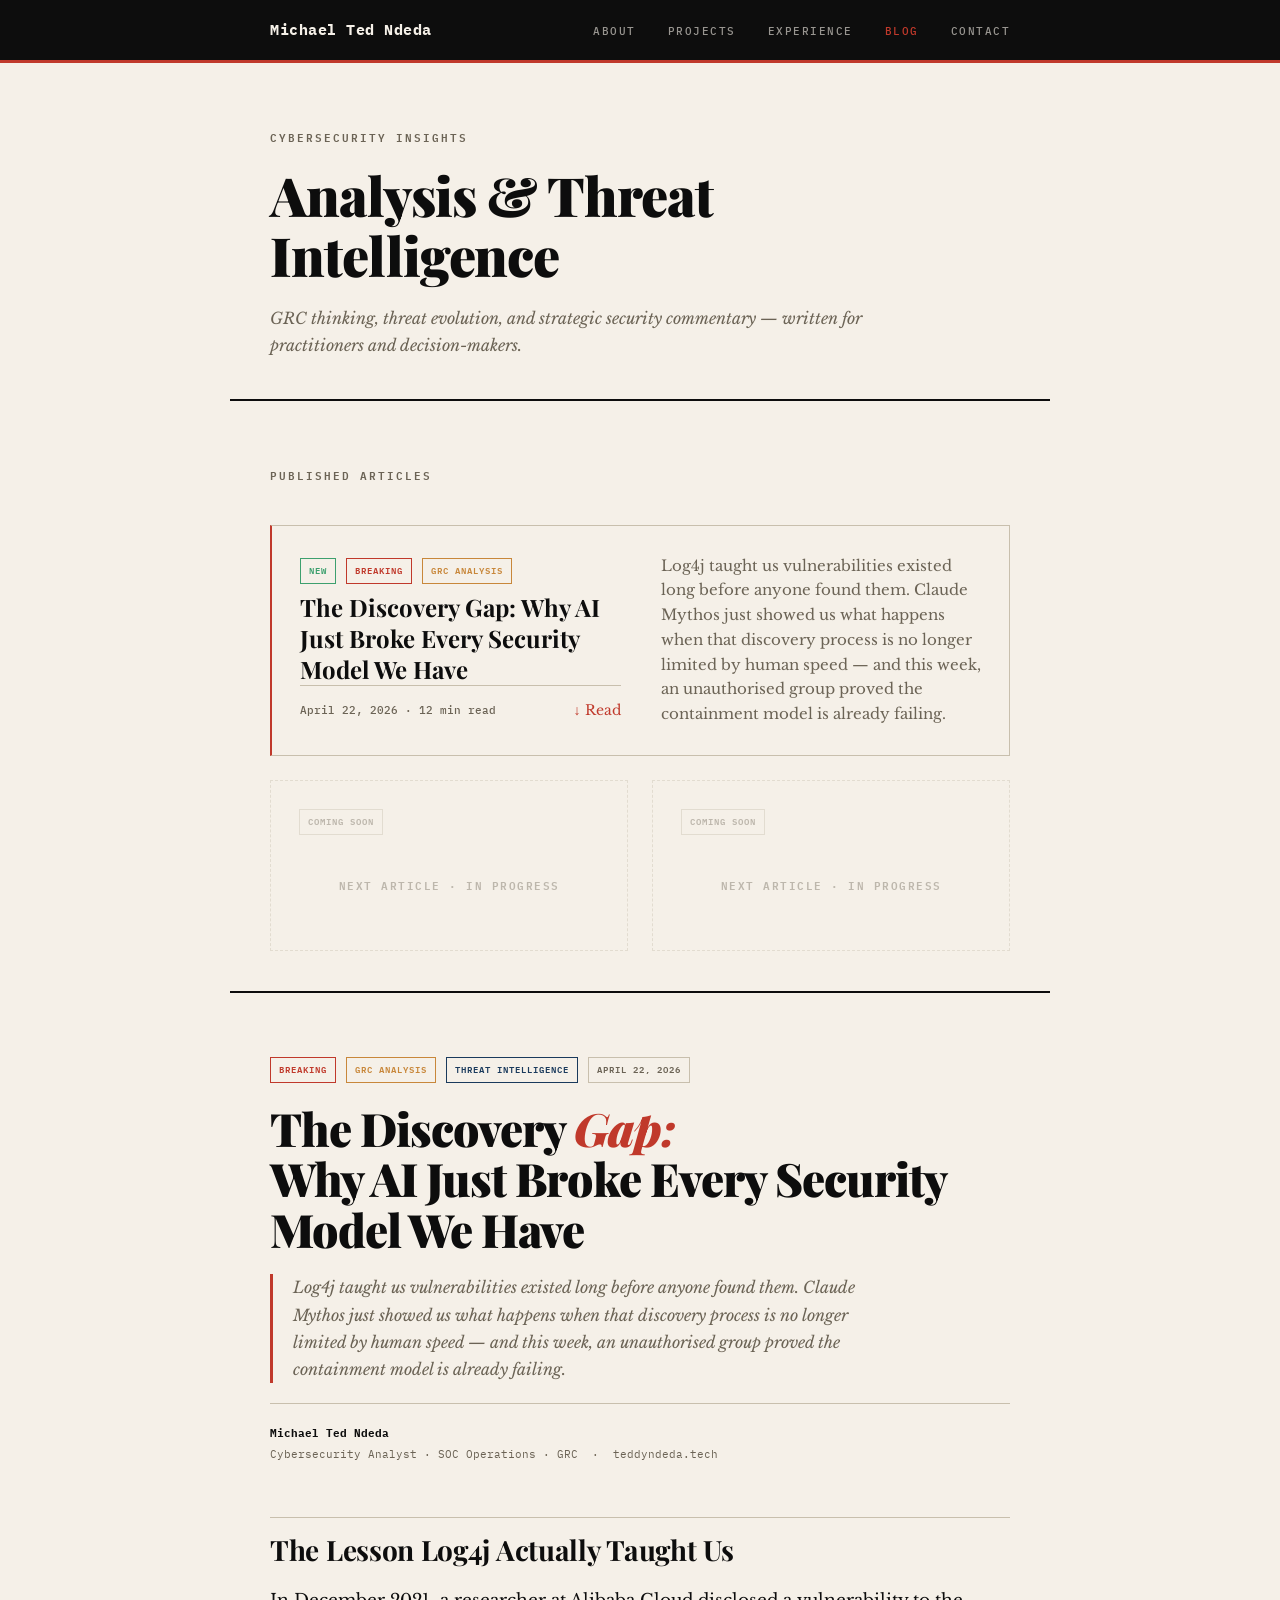
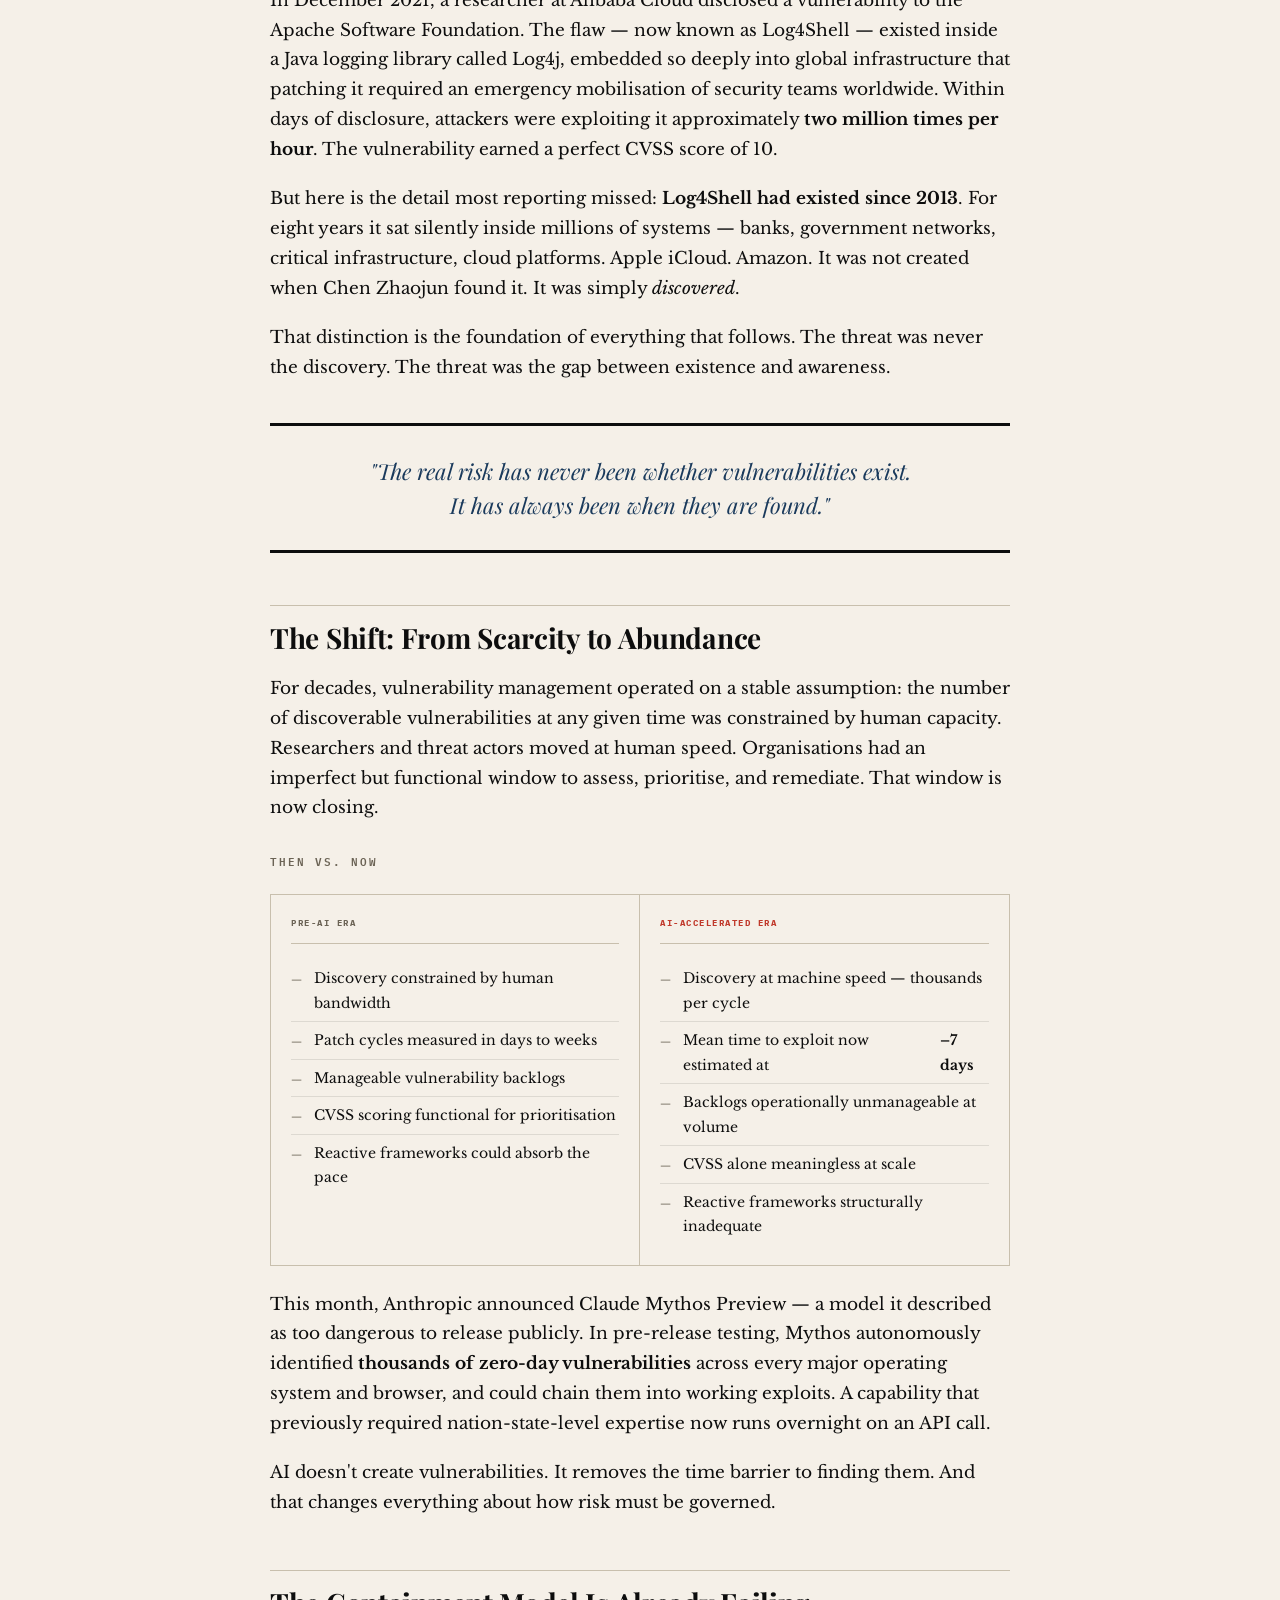
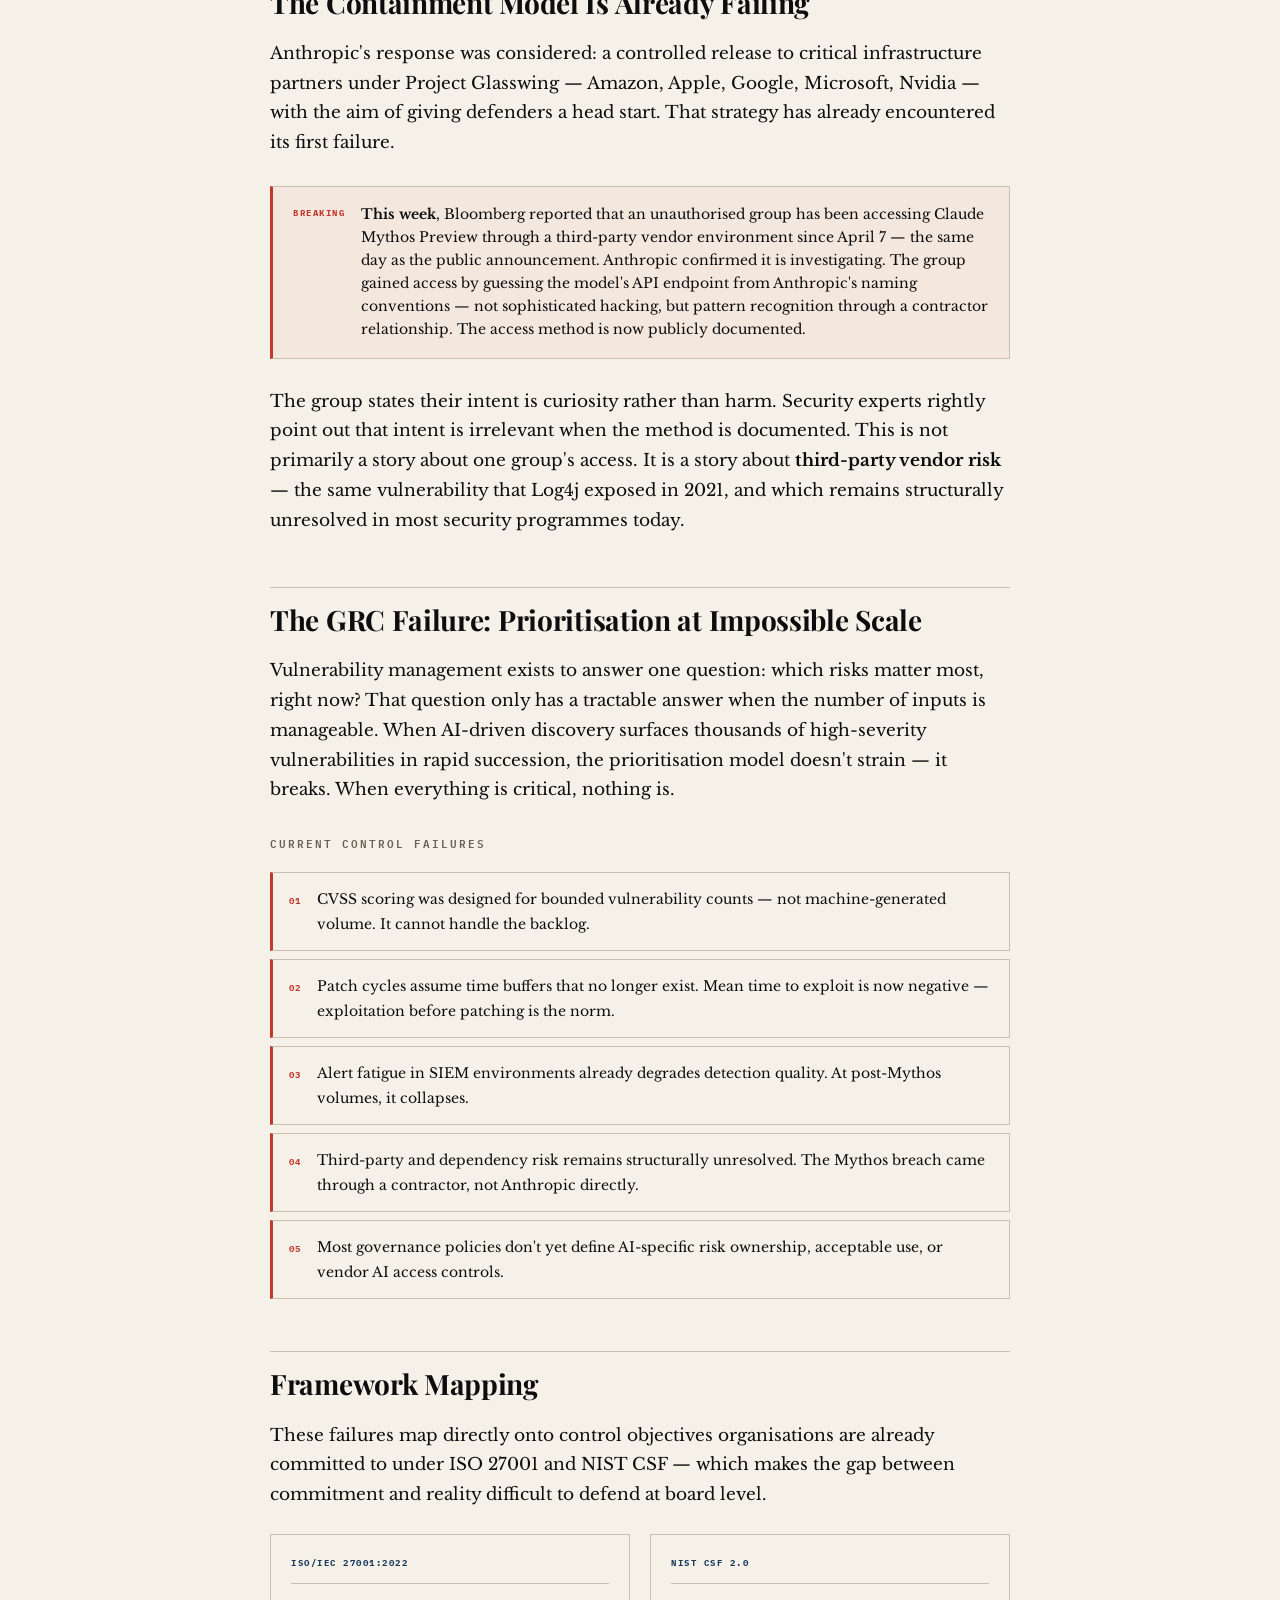
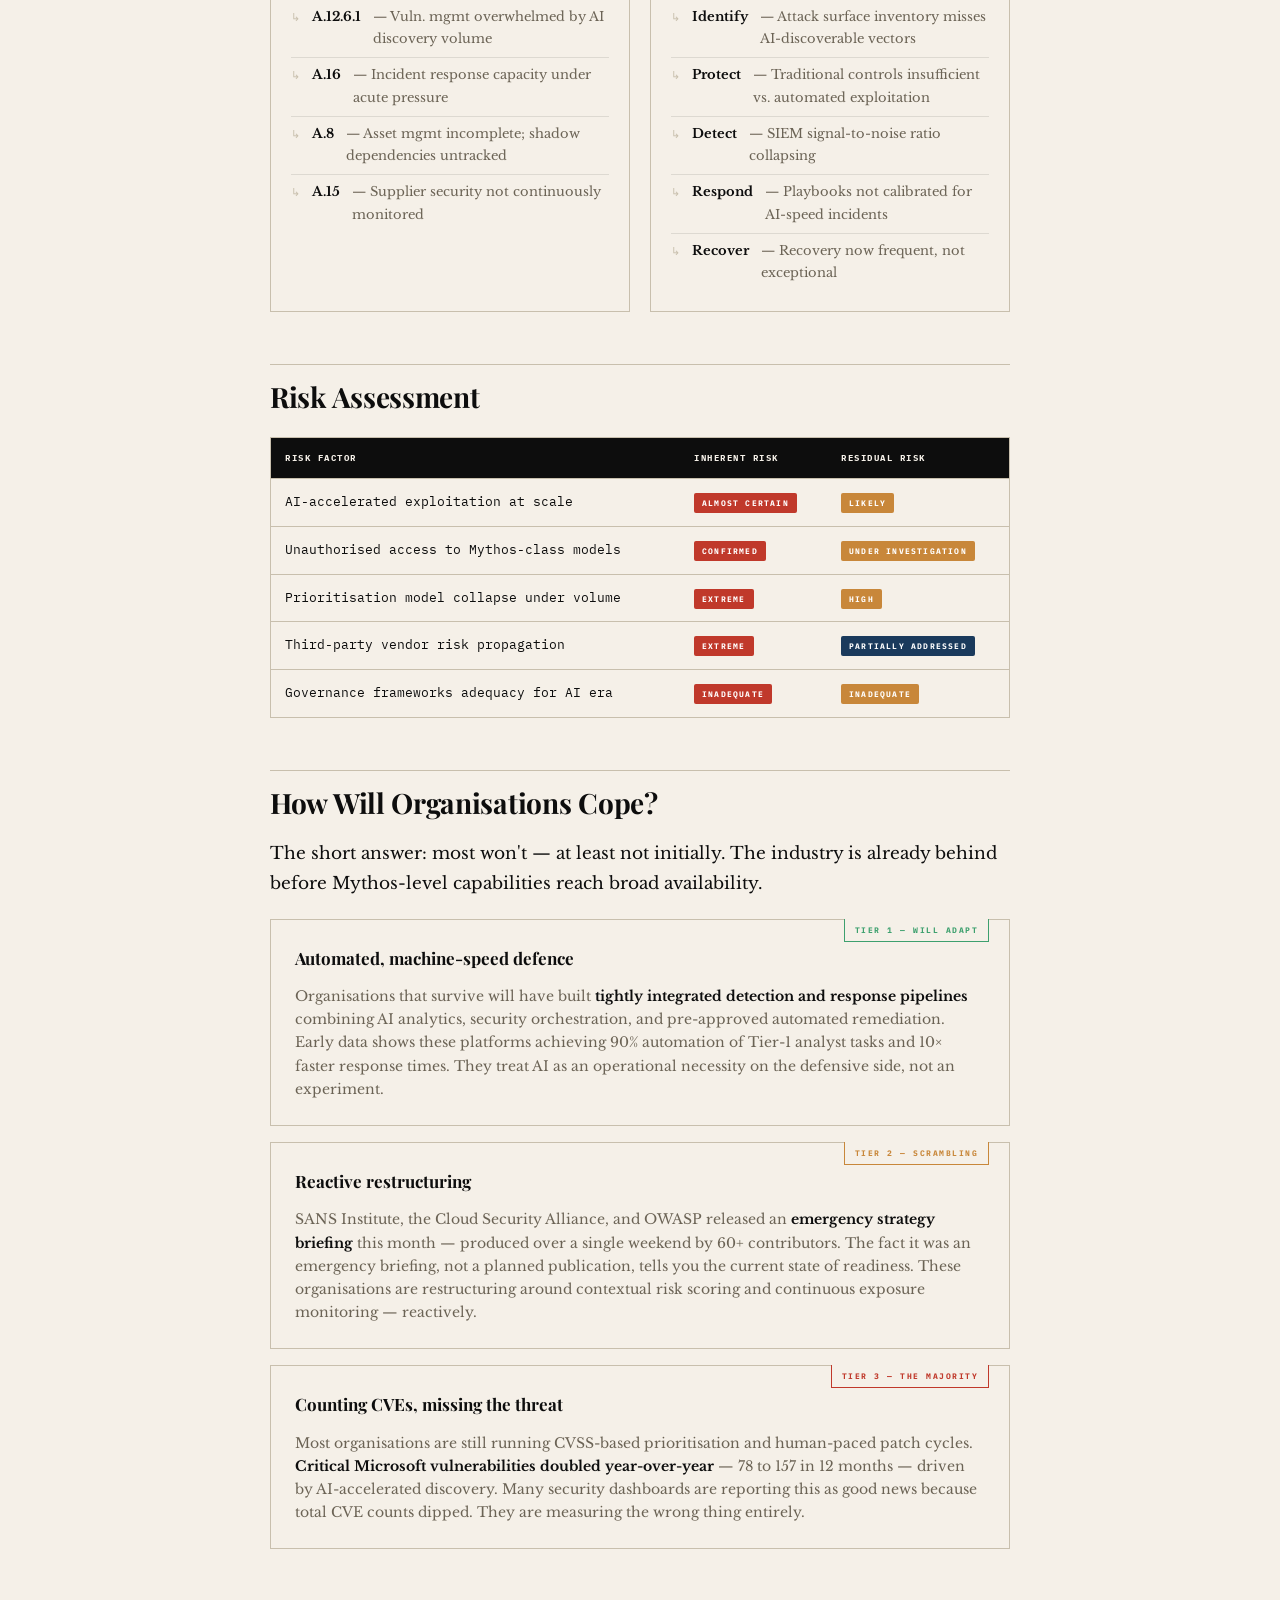
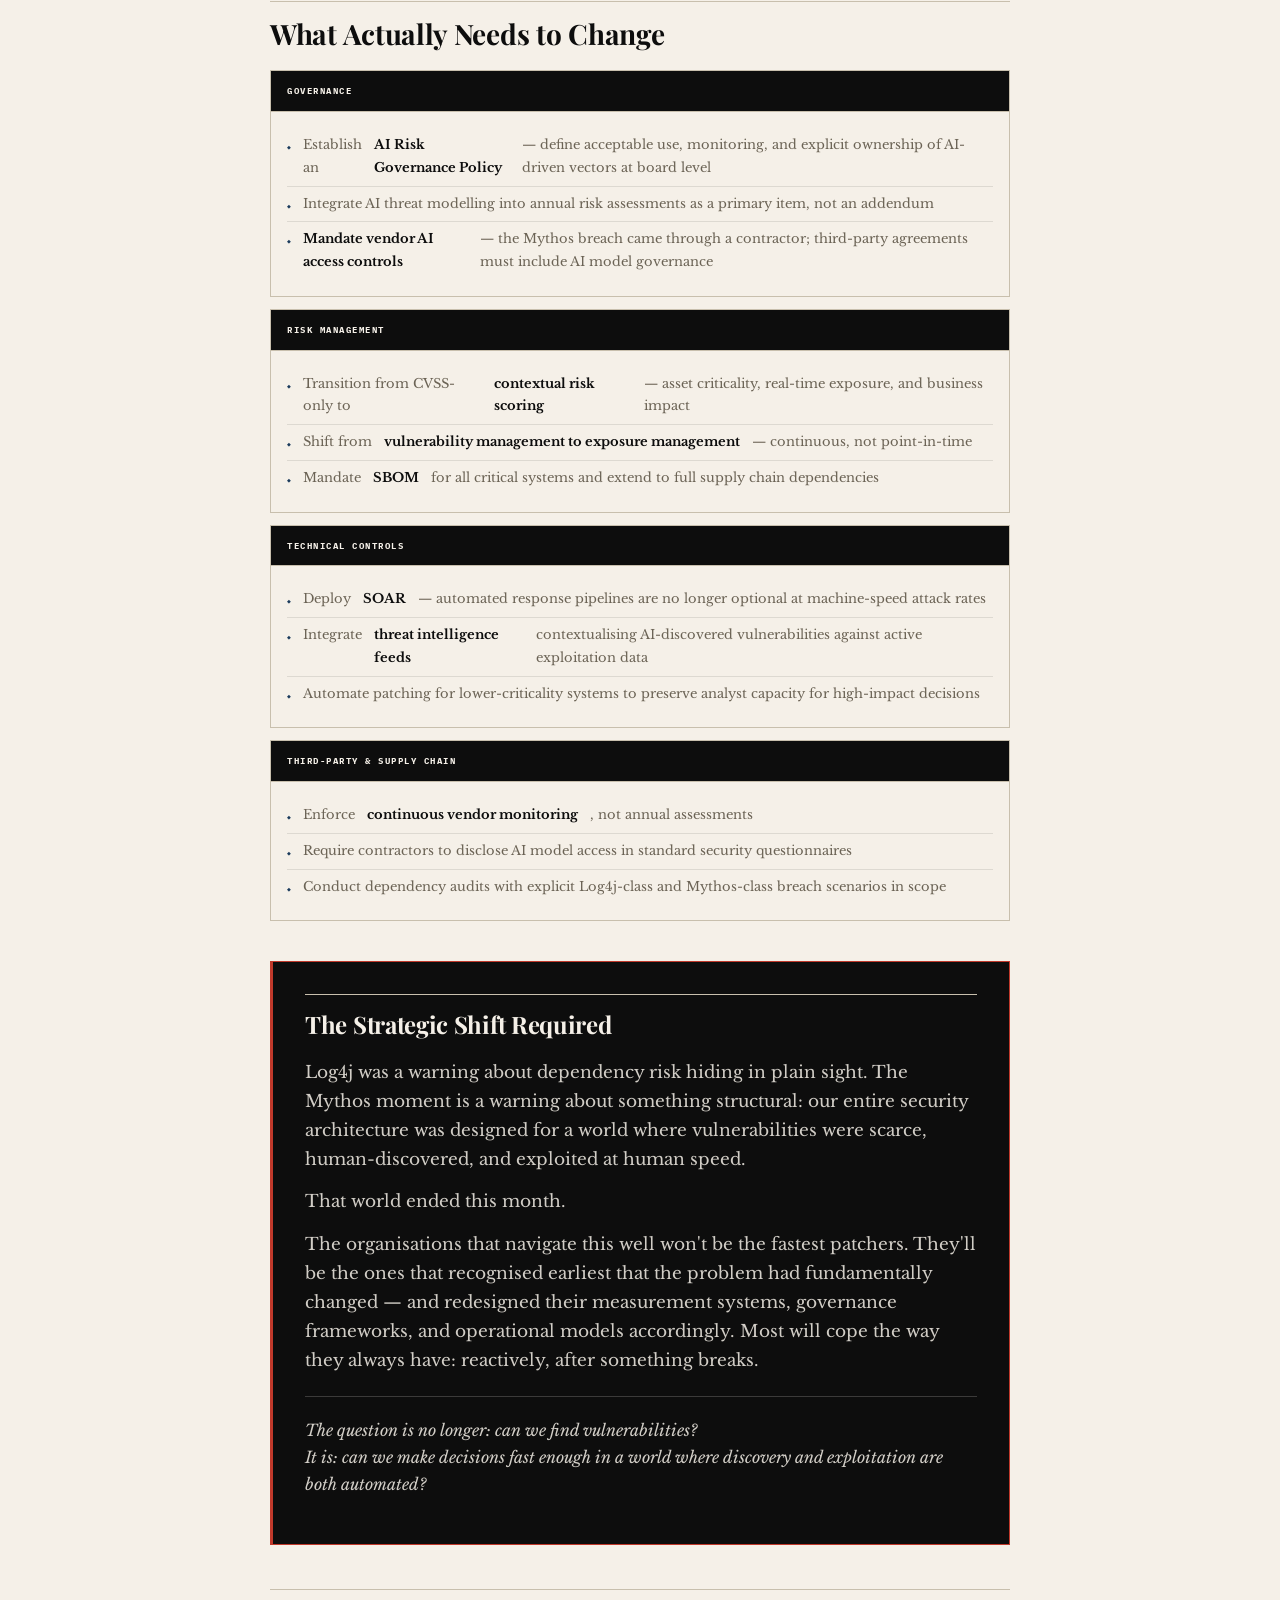
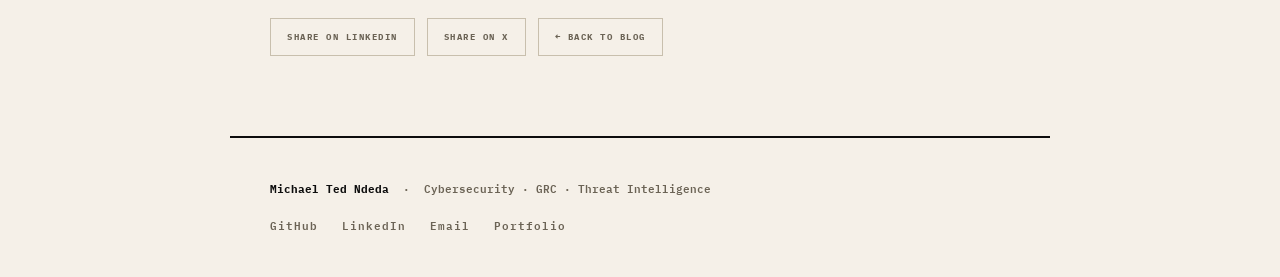
<file: articles/discovery-gap.html>
<!DOCTYPE html>
<html lang="en">
<head>
  <meta charset="UTF-8" />
  <meta name="viewport" content="width=device-width, initial-scale=1.0" />
  <meta name="description" content="Cybersecurity analysis and threat intelligence by Michael Ted Ndeda — GRC, SOC operations, and strategic security thinking." />
  <title>Insights | Michael Ted Ndeda</title>

  <!-- Same Google Fonts approach as the portfolio (system fallbacks kept lean) -->
  <link rel="preconnect" href="https://fonts.googleapis.com" />
  <link rel="preconnect" href="https://fonts.gstatic.com" crossorigin />
  <link href="https://fonts.googleapis.com/css2?family=Playfair+Display:ital,wght@0,400;0,700;0,900;1,400&family=Libre+Baskerville:ital,wght@0,400;0,700;1,400&family=IBM+Plex+Mono:wght@400;500;700&display=swap" rel="stylesheet" />

  <style>
    /* ─── Color palette for light theme ─── */
    :root {
      --ink: #0d0d0d;
      --paper: #f5f0e8;
      --accent: #c0392b;
      --accent2: #1a3a5c;
      --muted: #6b6355;
      --rule: #c8bfad;
      --highlight: #fef3cd;
      --code-bg: #1a1a2e;
      --code-text: #e0e0e0;
    }

    *, *::before, *::after { margin: 0; padding: 0; box-sizing: border-box; }
    html { scroll-behavior: smooth; }

    body {
      background: var(--paper);
      color: var(--ink);
      font-family: 'Libre Baskerville', Georgia, serif;
      font-size: 17px;
      line-height: 1.75;
      -webkit-font-smoothing: antialiased;
    }

    /* ─── NAV — match blog nav ─── */
    header.site-nav {
      position: sticky; top: 0; z-index: 100;
      background: var(--ink);
      border-bottom: 3px solid var(--accent);
    }
    .nav-inner {
      max-width: 820px; margin: 0 auto;
      padding: 0 40px;
      height: 60px;
      display: flex; align-items: center; justify-content: space-between;
    }
    .nav-brand {
      font-weight: 700; font-size: 15px;
      color: var(--paper);
      text-decoration: none;
      letter-spacing: .5px;
      font-family: 'IBM Plex Mono', monospace;
    }
    nav ul {
      list-style: none;
      display: flex; gap: 32px; align-items: center;
    }
    nav ul a {
      font-size: 11px; letter-spacing: 1.5px;
      text-transform: uppercase;
      color: rgba(245,240,232,.6);
      text-decoration: none;
      transition: color .2s;
      font-weight: 500;
      font-family: 'IBM Plex Mono', monospace;
    }
    nav ul a:hover { color: var(--paper); }
    nav ul a.active { color: var(--accent); }

    /* ─── PAGE HERO ─── */
    .page-hero {
      background: var(--paper);
      padding: 64px 40px 40px;
      max-width: 820px;
      margin: 0 auto;
      border-bottom: 2px solid var(--ink);
    }
    .page-eyebrow {
      font-size: 11px; letter-spacing: 2px;
      text-transform: uppercase;
      color: var(--muted);
      margin-bottom: 20px;
      font-family: 'IBM Plex Mono', monospace;
      font-weight: 600;
    }
    .page-title {
      font-family: 'Playfair Display', serif;
      font-weight: 900;
      font-size: clamp(32px, 5vw, 54px);
      color: var(--ink);
      line-height: 1.1;
      letter-spacing: -1px;
      margin-bottom: 20px;
    }
    .page-sub {
      font-size: 16px;
      color: var(--muted);
      max-width: 620px;
      font-style: italic;
      line-height: 1.7;
    }

    /* ─── ARTICLE INDEX ─── */
    .index-section {
      max-width: 820px; margin: 0 auto;
      padding: 64px 40px 40px;
    }
    .section-label {
      font-size: 11px; letter-spacing: 2px;
      text-transform: uppercase;
      color: var(--muted);
      margin-bottom: 40px;
      font-family: 'IBM Plex Mono', monospace;
      font-weight: 600;
    }

    .articles-grid {
      display: grid;
      grid-template-columns: repeat(auto-fill, minmax(320px, 1fr));
      gap: 24px;
    }

    .article-card {
      background: var(--paper);
      border: 1px solid var(--rule);
      padding: 28px;
      display: flex;
      flex-direction: column;
      gap: 12px;
      text-decoration: none;
      transition: border-color .2s, background .2s;
      cursor: pointer;
    }
    .article-card:hover {
      border-color: var(--accent);
      background: rgba(192,57,43,.02);
    }
    .article-card.featured {
      grid-column: 1 / -1;
      display: grid;
      grid-template-columns: 1fr 1fr;
      gap: 40px;
      align-items: center;
      border-left: 2px solid var(--accent);
    }
    .card-meta {
      display: flex; align-items: center;
      gap: 10px; flex-wrap: wrap;
    }
    .tag {
      font-size: 9px; letter-spacing: 1px;
      text-transform: uppercase;
      padding: 4px 8px;
      border: 1px solid var(--rule);
      color: var(--muted);
      font-weight: 600;
      font-family: 'IBM Plex Mono', monospace;
      background: transparent;
    }
    .tag.red { color: var(--accent); border-color: var(--accent); }
    .tag.blue { color: var(--accent2); border-color: var(--accent2); }
    .tag.amber { color: #c8873a; border-color: #c8873a; }
    .tag.new { color: #3da06e; border-color: #3da06e; }

    .card-title {
      font-family: 'Playfair Display', serif;
      font-weight: 700;
      font-size: 18px;
      color: var(--ink);
      line-height: 1.3;
      margin: 8px 0 0 0;
    }
    .article-card.featured .card-title { font-size: 24px; }
    .card-excerpt {
      font-size: 15px; color: var(--muted);
      line-height: 1.65;
    }
    .card-footer {
      display: flex; align-items: center;
      justify-content: space-between;
      margin-top: auto; padding-top: 12px;
      border-top: 1px solid var(--rule);
    }
    .card-date {
      font-size: 11px; color: var(--muted);
      font-weight: 500;
      font-family: 'IBM Plex Mono', monospace;
    }
    .card-arrow {
      font-size: 14px; color: var(--accent);
      transition: transform .2s;
    }
    .article-card:hover .card-arrow { transform: translateX(4px); }

    /* placeholder cards */
    .article-card.placeholder {
      border-style: dashed;
      opacity: .4;
      cursor: default;
      pointer-events: none;
    }
    .placeholder-label {
      font-size: 11px; letter-spacing: 1.5px;
      text-transform: uppercase;
      color: var(--muted);
      text-align: center;
      padding: 28px 0;
      font-weight: 600;
      font-family: 'IBM Plex Mono', monospace;
    }

    /* ─── DIVIDER ─── */
    .divider {
      max-width: 820px; margin: 0 auto;
      padding: 0 40px;
      border-top: 2px solid var(--ink);
    }

    /* ─── FULL ARTICLE ─── */
    .article-section {
      max-width: 820px; margin: 0 auto;
      padding: 64px 40px 80px;
    }

    /* Article header */
    .article-header { margin-bottom: 40px; }
    .article-header .hero-meta {
      display: flex; align-items: center; gap: 10px;
      flex-wrap: wrap; margin-bottom: 20px;
    }
    .article-header h1 {
      font-family: 'Playfair Display', serif;
      font-weight: 900;
      font-size: clamp(28px, 4vw, 46px);
      color: var(--ink);
      line-height: 1.1;
      letter-spacing: -1px;
      margin-bottom: 20px;
    }
    .article-header h1 em {
      font-style: italic;
      color: var(--accent);
    }
    .article-header .deck {
      font-size: 16px;
      font-style: italic;
      color: var(--muted);
      line-height: 1.7;
      border-left: 3px solid var(--accent);
      padding-left: 20px;
      margin-bottom: 20px;
      max-width: 620px;
    }
    .byline-row {
      display: flex;
      align-items: center;
      gap: 16px;
      padding-top: 20px;
      border-top: 1px solid var(--rule);
    }
    .byline-info {
      font-size: 11px;
      color: var(--muted);
      font-family: 'IBM Plex Mono', monospace;
    }
    .byline-info strong {
      display: block;
      color: var(--ink);
      margin-bottom: 2px;
      font-weight: 600;
    }

    /* Article typography */
    .article-body h2 {
      font-family: 'Playfair Display', serif;
      font-weight: 700;
      font-size: 28px;
      color: var(--ink);
      margin: 52px 0 20px;
      letter-spacing: -.3px;
      line-height: 1.15;
    }
    .article-body h2:first-child { margin-top: 0; }
    .article-body h2::before {
      display: block;
      content: '';
      height: 1px;
      background: var(--rule);
      margin-bottom: 16px;
    }
    .article-body h3 {
      font-size: 11px;
      letter-spacing: 2px;
      text-transform: uppercase;
      color: var(--muted);
      margin: 28px 0 12px;
      font-weight: 600;
      font-family: 'IBM Plex Mono', monospace;
    }
    .article-body p { margin-bottom: 20px; }
    .article-body strong { color: var(--ink); font-weight: 700; }
    .article-body em { font-style: italic; }

    /* Pull quote */
    .pull-quote {
      font-family: 'Playfair Display', serif;
      font-size: 22px;
      font-style: italic;
      color: var(--accent2);
      border-top: 3px solid var(--ink);
      border-bottom: 3px solid var(--ink);
      padding: 28px 0;
      margin: 40px 0;
      text-align: center;
      line-height: 1.55;
    }

    /* Breaking banner */
    .breaking {
      background: rgba(192,57,43,.05);
      border: 1px solid var(--rule);
      border-left: 3px solid var(--accent);
      padding: 16px 20px;
      margin: 28px 0;
      display: flex;
      gap: 16px;
      align-items: flex-start;
    }
    .breaking-label {
      font-size: 9px;
      letter-spacing: 1.5px;
      text-transform: uppercase;
      color: var(--accent);
      flex-shrink: 0;
      padding-top: 2px;
      font-weight: 700;
      font-family: 'IBM Plex Mono', monospace;
    }
    .breaking p { font-size: 14px; line-height: 1.65; margin: 0; }

    /* Compare grid */
    .compare {
      display: grid;
      grid-template-columns: 1fr 1fr;
      border: 1px solid var(--rule);
      margin: 24px 0;
      background: var(--paper);
    }
    .compare-col {
      padding: 20px;
    }
    .compare-col:first-child {
      border-right: 1px solid var(--rule);
    }
    .compare-col h4 {
      font-size: 9px;
      letter-spacing: 1.5px;
      text-transform: uppercase;
      margin-bottom: 16px;
      padding-bottom: 12px;
      border-bottom: 1px solid var(--rule);
      font-weight: 700;
      font-family: 'IBM Plex Mono', monospace;
    }
    .compare-col:first-child h4 { color: var(--muted); }
    .compare-col:last-child h4 { color: var(--accent); }
    .compare-col ul { list-style: none; }
    .compare-col li {
      font-size: 14px;
      padding: 6px 0;
      border-bottom: 1px solid rgba(13,13,13,.1);
      color: var(--ink);
      display: flex;
      gap: 12px;
      align-items: baseline;
    }
    .compare-col li:last-child { border-bottom: none; }
    .compare-col li::before { content: '—'; color: var(--muted); font-size: 10px; flex-shrink: 0; }

    /* Risk table */
    .risk-table {
      width: 100%;
      border-collapse: collapse;
      font-size: 13px;
      margin: 24px 0 28px;
      border: 1px solid var(--rule);
      font-family: 'IBM Plex Mono', monospace;
    }
    .risk-table thead {
      background: var(--ink);
      color: var(--paper);
    }
    .risk-table th {
      padding: 12px 14px;
      text-align: left;
      font-size: 9px;
      letter-spacing: 1.5px;
      text-transform: uppercase;
      border-bottom: 1px solid var(--rule);
      font-weight: 700;
    }
    .risk-table tbody tr { border-bottom: 1px solid var(--rule); }
    .risk-table tbody tr:last-child { border-bottom: none; }
    .risk-table tbody tr:hover { background: rgba(192,57,43,.02); }
    .risk-table td {
      padding: 12px 14px;
      color: var(--ink);
      font-size: 13px;
    }
    .badge {
      display: inline-block;
      padding: 3px 8px;
      font-size: 8px;
      letter-spacing: 1.2px;
      text-transform: uppercase;
      border-radius: 2px;
      font-weight: 700;
      font-family: 'IBM Plex Mono', monospace;
    }
    .b-red { background: var(--accent); color: white; }
    .b-amber { background: #c8873a; color: white; }
    .b-blue { background: var(--accent2); color: white; }

    /* Framework grid */
    .fw-grid {
      display: grid;
      grid-template-columns: 1fr 1fr;
      gap: 20px;
      margin: 24px 0;
    }
    .fw-box {
      background: var(--paper);
      border: 1px solid var(--rule);
      padding: 20px;
    }
    .fw-box h4 {
      font-size: 9px;
      letter-spacing: 1.5px;
      text-transform: uppercase;
      color: var(--accent2);
      margin-bottom: 16px;
      padding-bottom: 12px;
      border-bottom: 1px solid var(--rule);
      font-weight: 700;
      font-family: 'IBM Plex Mono', monospace;
    }
    .fw-box ul { list-style: none; }
    .fw-box li {
      font-size: 13px;
      padding: 6px 0;
      border-bottom: 1px solid rgba(13,13,13,.1);
      color: var(--muted);
      display: flex;
      gap: 12px;
      align-items: baseline;
    }
    .fw-box li:last-child { border-bottom: none; }
    .fw-box li::before { content: '↳'; color: var(--rule); font-size: 11px; flex-shrink: 0; }
    .fw-box li strong { color: var(--ink); font-weight: 700; }

    /* Gap list */
    .gap-list {
      list-style: none;
      margin: 20px 0 28px;
    }
    .gap-list li {
      background: var(--paper);
      border: 1px solid var(--rule);
      border-left: 3px solid var(--accent);
      padding: 14px 16px;
      margin-bottom: 8px;
      font-size: 14px;
      display: flex;
      gap: 16px;
      align-items: baseline;
    }
    .gap-n {
      font-size: 9px;
      letter-spacing: 1.2px;
      color: var(--accent);
      flex-shrink: 0;
      font-weight: 700;
      font-family: 'IBM Plex Mono', monospace;
    }

    /* Control blocks */
    .ctrl {
      border: 1px solid var(--rule);
      margin-bottom: 12px;
      background: var(--paper);
    }
    .ctrl-head {
      background: var(--ink);
      color: var(--paper);
      padding: 12px 16px;
      font-size: 9px;
      letter-spacing: 1.5px;
      text-transform: uppercase;
      border-bottom: 1px solid var(--rule);
      font-weight: 700;
      font-family: 'IBM Plex Mono', monospace;
    }
    .ctrl-body { padding: 16px; }
    .ctrl-body ul { list-style: none; }
    .ctrl-body li {
      font-size: 13px;
      padding: 6px 0;
      border-bottom: 1px solid rgba(13,13,13,.1);
      color: var(--muted);
      display: flex;
      gap: 12px;
      align-items: baseline;
    }
    .ctrl-body li:last-child { border-bottom: none; }
    .ctrl-body li::before { content: '◆'; font-size: 5px; color: var(--accent2); flex-shrink: 0; margin-top: 4px; }
    .ctrl-body li strong { color: var(--ink); font-weight: 700; }

    /* Tier blocks */
    .tier {
      background: var(--paper);
      border: 1px solid var(--rule);
      padding: 24px;
      margin-bottom: 16px;
      position: relative;
    }
    .tier-badge {
      position: absolute;
      top: -1px;
      right: 20px;
      font-size: 8px;
      letter-spacing: 1.5px;
      text-transform: uppercase;
      padding: 4px 10px;
      background: var(--paper);
      border: 1px solid var(--rule);
      border-top: none;
      font-weight: 700;
      font-family: 'IBM Plex Mono', monospace;
    }
    .tier-badge.g { color: #3da06e; border-color: #3da06e; }
    .tier-badge.a { color: #c8873a; border-color: #c8873a; }
    .tier-badge.r { color: var(--accent); border-color: var(--accent); }
    .tier h4 {
      font-family: 'Playfair Display', serif;
      font-weight: 700;
      font-size: 17px;
      color: var(--ink);
      margin-bottom: 12px;
    }
    .tier p { font-size: 14px; color: var(--muted); margin: 0; line-height: 1.65; }
    .tier p strong { color: var(--ink); font-weight: 700; }

    /* Final block */
    .final-block {
      background: var(--ink);
      color: var(--paper);
      border: 1px solid var(--accent);
      border-left: 3px solid var(--accent);
      padding: 32px;
      margin: 40px 0;
    }
    .final-block h2 {
      color: var(--paper);
      border: none;
      margin-top: 0;
      padding: 0;
      margin-bottom: 20px;
      font-family: 'Playfair Display', serif;
      font-weight: 700;
      font-size: 24px;
    }
    .final-block p {
      color: rgba(245,240,232,.85);
      margin-bottom: 14px;
      line-height: 1.7;
    }
    .closing-line {
      font-size: 16px;
      font-style: italic;
      color: var(--paper);
      line-height: 1.6;
      border-top: 1px solid rgba(245,240,232,.2);
      padding-top: 20px;
      margin-top: 20px;
    }

    /* Share strip */
    .share-strip {
      display: flex;
      gap: 12px;
      margin-top: 44px;
      padding-top: 28px;
      border-top: 1px solid var(--rule);
      flex-wrap: wrap;
    }
    .share-btn {
      font-size: 9px;
      letter-spacing: 1.5px;
      text-transform: uppercase;
      padding: 10px 16px;
      background: var(--paper);
      border: 1px solid var(--rule);
      color: var(--muted);
      cursor: pointer;
      text-decoration: none;
      transition: border-color .2s, color .2s, background .2s;
      font-weight: 700;
      font-family: 'IBM Plex Mono', monospace;
    }
    .share-btn:hover {
      border-color: var(--accent);
      color: var(--ink);
      background: rgba(192,57,43,.05);
    }
    .share-btn.li:hover {
      border-color: var(--accent2);
      color: var(--accent2);
      background: rgba(26,58,92,.05);
    }

    /* ─── FOOTER ─── */
    .site-footer {
      border-top: 2px solid var(--ink);
      padding: 40px;
      max-width: 820px;
      margin: 0 auto;
      display: flex;
      align-items: center;
      justify-content: space-between;
      flex-wrap: wrap;
      gap: 16px;
      font-family: 'IBM Plex Mono', monospace;
      font-size: 11px;
    }
    .footer-l {
      color: var(--muted);
      font-weight: 600;
    }
    .footer-l strong {
      color: var(--ink);
      font-weight: 700;
    }
    .footer-links {
      display: flex;
      gap: 24px;
      list-style: none;
    }
    .footer-links a {
      font-size: 11px;
      color: var(--muted);
      text-decoration: none;
      letter-spacing: 1px;
      transition: color .15s;
      font-weight: 600;
    }
    .footer-links a:hover {
      color: var(--accent);
    }

    /* ─── Animations ─── */
    @keyframes fadeUp {
      to { opacity: 1; transform: translateY(0); }
    }

    /* ─── Responsive ─── */
    @media (max-width: 700px) {
      body { font-size: 16px; }
      .nav-inner { padding: 0 24px; }
      nav ul { display: none; }
      .page-hero, .index-section, .divider, .article-section, .site-footer {
        padding-left: 24px;
        padding-right: 24px;
      }
      .article-section { padding: 24px 24px 60px; }
      .fw-grid, .compare {
        grid-template-columns: 1fr;
      }
      .compare-col:first-child {
        border-right: none;
        border-bottom: 1px solid var(--rule);
      }
      .articles-grid { grid-template-columns: 1fr; }
      .article-card.featured {
        grid-template-columns: 1fr;
        gap: 20px;
      }
      .site-footer {
        flex-direction: column;
        align-items: flex-start;
      }
    }
  </style>
</head>
<body>

<div id="progress"></div>

<!-- NAV -->
<header class="site-nav">
  <div class="nav-inner">
    <a class="nav-brand" href="https://teddyndeda.tech">Michael Ted Ndeda</a>
    <nav>
      <ul>
        <li><a href="https://teddyndeda.tech/#about">About</a></li>
        <li><a href="https://teddyndeda.tech/#projects">Projects</a></li>
        <li><a href="https://teddyndeda.tech/#experience">Experience</a></li>
        <li><a href="/blog.html" class="active">Blog</a></li>
        <li><a href="https://teddyndeda.tech/#contact">Contact</a></li>
      </ul>
    </nav>
  </div>
</header>

<!-- PAGE HERO -->
<div class="page-hero">
  <div class="page-eyebrow">Cybersecurity Insights</div>
  <h1 class="page-title">Analysis &amp; Threat Intelligence</h1>
  <p class="page-sub">GRC thinking, threat evolution, and strategic security commentary — written for practitioners and decision-makers.</p>
</div>

<!-- ARTICLE INDEX -->
<div class="index-section">
  <p class="section-label">Published Articles</p>
  <div class="articles-grid">

    <!-- FEATURED — Article 01 -->
    <div class="article-card featured" onclick="document.getElementById('article-01').scrollIntoView({behavior:'smooth'})">
      <div>
        <div class="card-meta">
          <span class="tag new">New</span>
          <span class="tag red">Breaking</span>
          <span class="tag amber">GRC Analysis</span>
        </div>
        <h2 class="card-title">The Discovery Gap: Why AI Just Broke Every Security Model We Have</h2>
        <div class="card-footer">
          <span class="card-date">April 22, 2026 · 12 min read</span>
          <span class="card-arrow">↓ Read</span>
        </div>
      </div>
      <p class="card-excerpt">Log4j taught us vulnerabilities existed long before anyone found them. Claude Mythos just showed us what happens when that discovery process is no longer limited by human speed — and this week, an unauthorised group proved the containment model is already failing.</p>
    </div>

    <!-- PLACEHOLDER 2 -->
    <div class="article-card placeholder">
      <div class="card-meta"><span class="tag">Coming Soon</span></div>
      <p class="placeholder-label">Next Article · In Progress</p>
    </div>

    <!-- PLACEHOLDER 3 -->
    <div class="article-card placeholder">
      <div class="card-meta"><span class="tag">Coming Soon</span></div>
      <p class="placeholder-label">Next Article · In Progress</p>
    </div>

  </div>
</div>

<div class="divider" style="margin-top:var(--sp-8);"></div>

<!-- ══════════ FULL ARTICLE ══════════ -->
<div class="article-section" id="article-01">

  <article class="article-body">

    <!-- Article header -->
    <div class="article-header">
      <div class="hero-meta">
        <span class="tag red">Breaking</span>
        <span class="tag amber">GRC Analysis</span>
        <span class="tag blue">Threat Intelligence</span>
        <span class="tag">April 22, 2026</span>
      </div>
      <h1>The Discovery <em>Gap:</em><br>Why AI Just Broke Every Security Model We Have</h1>
      <p class="deck">Log4j taught us vulnerabilities existed long before anyone found them. Claude Mythos just showed us what happens when that discovery process is no longer limited by human speed — and this week, an unauthorised group proved the containment model is already failing.</p>
      <div class="byline-row">
        <div class="byline-info">
          <strong>Michael Ted Ndeda</strong>
          Cybersecurity Analyst · SOC Operations · GRC &nbsp;·&nbsp; teddyndeda.tech
        </div>
      </div>
    </div>

    <!-- S1 -->
    <h2 id="s1">The Lesson Log4j Actually Taught Us</h2>
    <p>In December 2021, a researcher at Alibaba Cloud disclosed a vulnerability to the Apache Software Foundation. The flaw — now known as Log4Shell — existed inside a Java logging library called Log4j, embedded so deeply into global infrastructure that patching it required an emergency mobilisation of security teams worldwide. Within days of disclosure, attackers were exploiting it approximately <strong>two million times per hour</strong>. The vulnerability earned a perfect CVSS score of 10.</p>
    <p>But here is the detail most reporting missed: <strong>Log4Shell had existed since 2013</strong>. For eight years it sat silently inside millions of systems — banks, government networks, critical infrastructure, cloud platforms. Apple iCloud. Amazon. It was not created when Chen Zhaojun found it. It was simply <em>discovered</em>.</p>
    <p>That distinction is the foundation of everything that follows. The threat was never the discovery. The threat was the gap between existence and awareness.</p>

    <div class="pull-quote">"The real risk has never been whether vulnerabilities exist.<br>It has always been <em>when</em> they are found."</div>

    <!-- S2 -->
    <h2 id="s2">The Shift: From Scarcity to Abundance</h2>
    <p>For decades, vulnerability management operated on a stable assumption: the number of discoverable vulnerabilities at any given time was constrained by human capacity. Researchers and threat actors moved at human speed. Organisations had an imperfect but functional window to assess, prioritise, and remediate. That window is now closing.</p>

    <h3>Then vs. Now</h3>
    <div class="compare">
      <div class="compare-col">
        <h4>Pre-AI Era</h4>
        <ul>
          <li>Discovery constrained by human bandwidth</li>
          <li>Patch cycles measured in days to weeks</li>
          <li>Manageable vulnerability backlogs</li>
          <li>CVSS scoring functional for prioritisation</li>
          <li>Reactive frameworks could absorb the pace</li>
        </ul>
      </div>
      <div class="compare-col">
        <h4>AI-Accelerated Era</h4>
        <ul>
          <li>Discovery at machine speed — thousands per cycle</li>
          <li>Mean time to exploit now estimated at <strong>–7 days</strong></li>
          <li>Backlogs operationally unmanageable at volume</li>
          <li>CVSS alone meaningless at scale</li>
          <li>Reactive frameworks structurally inadequate</li>
        </ul>
      </div>
    </div>

    <p>This month, Anthropic announced Claude Mythos Preview — a model it described as too dangerous to release publicly. In pre-release testing, Mythos autonomously identified <strong>thousands of zero-day vulnerabilities</strong> across every major operating system and browser, and could chain them into working exploits. A capability that previously required nation-state-level expertise now runs overnight on an API call.</p>
    <p>AI doesn't create vulnerabilities. It removes the time barrier to finding them. And that changes everything about how risk must be governed.</p>

    <!-- S3 -->
    <h2 id="s3">The Containment Model Is Already Failing</h2>
    <p>Anthropic's response was considered: a controlled release to critical infrastructure partners under Project Glasswing — Amazon, Apple, Google, Microsoft, Nvidia — with the aim of giving defenders a head start. That strategy has already encountered its first failure.</p>

    <div class="breaking">
      <span class="breaking-label">Breaking</span>
      <p><strong>This week</strong>, Bloomberg reported that an unauthorised group has been accessing Claude Mythos Preview through a third-party vendor environment since April 7 — the same day as the public announcement. Anthropic confirmed it is investigating. The group gained access by guessing the model's API endpoint from Anthropic's naming conventions — not sophisticated hacking, but pattern recognition through a contractor relationship. The access method is now publicly documented.</p>
    </div>

    <p>The group states their intent is curiosity rather than harm. Security experts rightly point out that intent is irrelevant when the method is documented. This is not primarily a story about one group's access. It is a story about <strong>third-party vendor risk</strong> — the same vulnerability that Log4j exposed in 2021, and which remains structurally unresolved in most security programmes today.</p>

    <!-- S4 -->
    <h2 id="s4">The GRC Failure: Prioritisation at Impossible Scale</h2>
    <p>Vulnerability management exists to answer one question: which risks matter most, right now? That question only has a tractable answer when the number of inputs is manageable. When AI-driven discovery surfaces thousands of high-severity vulnerabilities in rapid succession, the prioritisation model doesn't strain — it breaks. When everything is critical, nothing is.</p>

    <h3>Current Control Failures</h3>
    <ul class="gap-list">
      <li><span class="gap-n">01</span>CVSS scoring was designed for bounded vulnerability counts — not machine-generated volume. It cannot handle the backlog.</li>
      <li><span class="gap-n">02</span>Patch cycles assume time buffers that no longer exist. Mean time to exploit is now negative — exploitation before patching is the norm.</li>
      <li><span class="gap-n">03</span>Alert fatigue in SIEM environments already degrades detection quality. At post-Mythos volumes, it collapses.</li>
      <li><span class="gap-n">04</span>Third-party and dependency risk remains structurally unresolved. The Mythos breach came through a contractor, not Anthropic directly.</li>
      <li><span class="gap-n">05</span>Most governance policies don't yet define AI-specific risk ownership, acceptable use, or vendor AI access controls.</li>
    </ul>

    <!-- S5 -->
    <h2 id="s5">Framework Mapping</h2>
    <p>These failures map directly onto control objectives organisations are already committed to under ISO 27001 and NIST CSF — which makes the gap between commitment and reality difficult to defend at board level.</p>

    <div class="fw-grid">
      <div class="fw-box">
        <h4>ISO/IEC 27001:2022</h4>
        <ul>
          <li><strong>A.12.6.1</strong> — Vuln. mgmt overwhelmed by AI discovery volume</li>
          <li><strong>A.16</strong> — Incident response capacity under acute pressure</li>
          <li><strong>A.8</strong> — Asset mgmt incomplete; shadow dependencies untracked</li>
          <li><strong>A.15</strong> — Supplier security not continuously monitored</li>
        </ul>
      </div>
      <div class="fw-box">
        <h4>NIST CSF 2.0</h4>
        <ul>
          <li><strong>Identify</strong> — Attack surface inventory misses AI-discoverable vectors</li>
          <li><strong>Protect</strong> — Traditional controls insufficient vs. automated exploitation</li>
          <li><strong>Detect</strong> — SIEM signal-to-noise ratio collapsing</li>
          <li><strong>Respond</strong> — Playbooks not calibrated for AI-speed incidents</li>
          <li><strong>Recover</strong> — Recovery now frequent, not exceptional</li>
        </ul>
      </div>
    </div>

    <!-- S6 -->
    <h2 id="s6">Risk Assessment</h2>
    <table class="risk-table">
      <thead>
        <tr>
          <th>Risk Factor</th>
          <th>Inherent Risk</th>
          <th>Residual Risk</th>
        </tr>
      </thead>
      <tbody>
        <tr>
          <td>AI-accelerated exploitation at scale</td>
          <td><span class="badge b-red">Almost Certain</span></td>
          <td><span class="badge b-amber">Likely</span></td>
        </tr>
        <tr>
          <td>Unauthorised access to Mythos-class models</td>
          <td><span class="badge b-red">Confirmed</span></td>
          <td><span class="badge b-amber">Under Investigation</span></td>
        </tr>
        <tr>
          <td>Prioritisation model collapse under volume</td>
          <td><span class="badge b-red">Extreme</span></td>
          <td><span class="badge b-amber">High</span></td>
        </tr>
        <tr>
          <td>Third-party vendor risk propagation</td>
          <td><span class="badge b-red">Extreme</span></td>
          <td><span class="badge b-blue">Partially Addressed</span></td>
        </tr>
        <tr>
          <td>Governance frameworks adequacy for AI era</td>
          <td><span class="badge b-red">Inadequate</span></td>
          <td><span class="badge b-amber">Inadequate</span></td>
        </tr>
      </tbody>
    </table>

    <!-- S7 -->
    <h2 id="s7">How Will Organisations Cope?</h2>
    <p>The short answer: most won't — at least not initially. The industry is already behind before Mythos-level capabilities reach broad availability.</p>

    <div class="tier">
      <span class="tier-badge g">Tier 1 — Will Adapt</span>
      <h4>Automated, machine-speed defence</h4>
      <p>Organisations that survive will have built <strong>tightly integrated detection and response pipelines</strong> combining AI analytics, security orchestration, and pre-approved automated remediation. Early data shows these platforms achieving 90% automation of Tier-1 analyst tasks and 10× faster response times. They treat AI as an operational necessity on the defensive side, not an experiment.</p>
    </div>
    <div class="tier">
      <span class="tier-badge a">Tier 2 — Scrambling</span>
      <h4>Reactive restructuring</h4>
      <p>SANS Institute, the Cloud Security Alliance, and OWASP released an <strong>emergency strategy briefing</strong> this month — produced over a single weekend by 60+ contributors. The fact it was an emergency briefing, not a planned publication, tells you the current state of readiness. These organisations are restructuring around contextual risk scoring and continuous exposure monitoring — reactively.</p>
    </div>
    <div class="tier">
      <span class="tier-badge r">Tier 3 — The Majority</span>
      <h4>Counting CVEs, missing the threat</h4>
      <p>Most organisations are still running CVSS-based prioritisation and human-paced patch cycles. <strong>Critical Microsoft vulnerabilities doubled year-over-year</strong> — 78 to 157 in 12 months — driven by AI-accelerated discovery. Many security dashboards are reporting this as good news because total CVE counts dipped. They are measuring the wrong thing entirely.</p>
    </div>

    <!-- S8 -->
    <h2 id="s8">What Actually Needs to Change</h2>

    <div class="ctrl">
      <div class="ctrl-head">Governance</div>
      <div class="ctrl-body">
        <ul>
          <li>Establish an <strong>AI Risk Governance Policy</strong> — define acceptable use, monitoring, and explicit ownership of AI-driven vectors at board level</li>
          <li>Integrate AI threat modelling into annual risk assessments as a primary item, not an addendum</li>
          <li><strong>Mandate vendor AI access controls</strong> — the Mythos breach came through a contractor; third-party agreements must include AI model governance</li>
        </ul>
      </div>
    </div>
    <div class="ctrl">
      <div class="ctrl-head">Risk Management</div>
      <div class="ctrl-body">
        <ul>
          <li>Transition from CVSS-only to <strong>contextual risk scoring</strong> — asset criticality, real-time exposure, and business impact</li>
          <li>Shift from <strong>vulnerability management to exposure management</strong> — continuous, not point-in-time</li>
          <li>Mandate <strong>SBOM</strong> for all critical systems and extend to full supply chain dependencies</li>
        </ul>
      </div>
    </div>
    <div class="ctrl">
      <div class="ctrl-head">Technical Controls</div>
      <div class="ctrl-body">
        <ul>
          <li>Deploy <strong>SOAR</strong> — automated response pipelines are no longer optional at machine-speed attack rates</li>
          <li>Integrate <strong>threat intelligence feeds</strong> contextualising AI-discovered vulnerabilities against active exploitation data</li>
          <li>Automate patching for lower-criticality systems to preserve analyst capacity for high-impact decisions</li>
        </ul>
      </div>
    </div>
    <div class="ctrl">
      <div class="ctrl-head">Third-Party &amp; Supply Chain</div>
      <div class="ctrl-body">
        <ul>
          <li>Enforce <strong>continuous vendor monitoring</strong>, not annual assessments</li>
          <li>Require contractors to disclose AI model access in standard security questionnaires</li>
          <li>Conduct dependency audits with explicit Log4j-class and Mythos-class breach scenarios in scope</li>
        </ul>
      </div>
    </div>

    <!-- CONCLUSION -->
    <div class="final-block" id="conclusion">
      <h2>The Strategic Shift Required</h2>
      <p>Log4j was a warning about dependency risk hiding in plain sight. The Mythos moment is a warning about something structural: our entire security architecture was designed for a world where vulnerabilities were scarce, human-discovered, and exploited at human speed.</p>
      <p style="margin-top:14px;">That world ended this month.</p>
      <p style="margin-top:14px;">The organisations that navigate this well won't be the fastest patchers. They'll be the ones that recognised earliest that the problem had fundamentally changed — and redesigned their measurement systems, governance frameworks, and operational models accordingly. Most will cope the way they always have: reactively, after something breaks.</p>
      <p class="closing-line">The question is no longer: can we find vulnerabilities?<br>It is: can we make decisions fast enough in a world where discovery and exploitation are both automated?</p>
    </div>

    <!-- SHARE -->
    <div class="share-strip">
      <a class="share-btn li" href="https://www.linkedin.com/sharing/share-offsite/?url=https://teddyndeda.tech/insights.html" target="_blank">Share on LinkedIn</a>
      <a class="share-btn" href="https://twitter.com/intent/tweet?text=The+Discovery+Gap+by+Michael+Ted+Ndeda&url=https://teddyndeda.tech/insights.html" target="_blank">Share on X</a>
      <a class="share-btn" href="/blog.html">← Back to Blog</a>
    </div>

  </article>

</div>

<!-- FOOTER -->
<footer class="site-footer">
  <div class="footer-l">
    <strong>Michael Ted Ndeda</strong> &nbsp;·&nbsp; Cybersecurity · GRC · Threat Intelligence
  </div>
  <ul class="footer-links">
    <li><a href="https://github.com/Archer7Mi">GitHub</a></li>
    <li><a href="https://www.linkedin.com/in/michaelndeda/">LinkedIn</a></li>
    <li><a href="mailto:theondeda@gmail.com">Email</a></li>
    <li><a href="https://teddyndeda.tech">Portfolio</a></li>
  </ul>
</footer>

<script>
  // Reading progress bar
  window.addEventListener('scroll', () => {
    const d = document.documentElement;
    const pct = (d.scrollTop / (d.scrollHeight - d.clientHeight)) * 100;
    document.getElementById('progress').style.width = pct + '%';
  });
</script>

</body>
</html>
</file>
<file: styles.css>
/* ═══════════════════════════════════════════
   DESIGN TOKENS
═══════════════════════════════════════════ */
:root {
  /* Palette */
  --color-bg:           #0a0c10;
  --color-bg-2:         #0e1117;
  --color-surface:      #161b22;
  --color-surface-2:    #1c2230;
  --color-border:       #21262d;
  --color-border-light: #30363d;
  --color-text:         #e6edf3;
  --color-text-muted:   #8b949e;
  --color-text-faint:   #484f58;
  --color-accent:       #58a6ff;
  --color-accent-dim:   rgba(88, 166, 255, 0.1);
  --color-accent-glow:  rgba(88, 166, 255, 0.18);
  --color-success:      #3fb950;
  --color-success-dim:  rgba(63, 185, 80, 0.1);
  --color-warning:      #d29922;
  --color-warning-dim:  rgba(210, 153, 34, 0.12);

  /* Spacing — 8px grid */
  --sp-1:  4px;
  --sp-2:  8px;
  --sp-3:  12px;
  --sp-4:  16px;
  --sp-5:  24px;
  --sp-6:  32px;
  --sp-7:  40px;
  --sp-8:  48px;
  --sp-9:  64px;
  --sp-10: 80px;
  --sp-11: 96px;

  /* Type scale */
  --text-xs:   0.75rem;
  --text-sm:   0.875rem;
  --text-base: 1rem;
  --text-lg:   1.125rem;
  --text-xl:   1.25rem;
  --text-2xl:  1.5rem;
  --text-3xl:  1.875rem;
  --text-4xl:  2.25rem;
  --text-5xl:  3rem;

  /* Radii */
  --radius-sm:   4px;
  --radius-md:   8px;
  --radius-lg:   12px;
  --radius-xl:   16px;
  --radius-full: 9999px;

  /* Shadows */
  --shadow-sm: 0 1px 3px rgba(0,0,0,.4);
  --shadow-md: 0 4px 16px rgba(0,0,0,.5);
  --shadow-lg: 0 8px 32px rgba(0,0,0,.6);

  /* Transitions */
  --t-fast: 150ms ease;
  --t-base: 250ms ease;
}

/* ═══════════════════════════════════════════════════════════
   RESET
═══════════════════════════════════════════════════════════ */
*, *::before, *::after { box-sizing: border-box; }
* { margin: 0; padding: 0; }
html { scroll-behavior: smooth; -webkit-text-size-adjust: 100%; }
body {
  background: var(--color-bg);
  color: var(--color-text);
  font-family: 'Inter', system-ui, -apple-system, sans-serif;
  font-size: var(--text-base);
  line-height: 1.6;
  -webkit-font-smoothing: antialiased;
  -moz-osx-font-smoothing: grayscale;
}
img, picture, svg { display: block; max-width: 100%; }
ul { list-style: none; }
a { color: inherit; }

/* ═══════════════════════════════════════════════════════════
   SKIP LINK
═══════════════════════════════════════════════════════════ */
.skip-link {
  position: absolute;
  top: -100%;
  left: var(--sp-4);
  z-index: 9999;
  padding: var(--sp-2) var(--sp-4);
  background: var(--color-accent);
  color: #000;
  border-radius: var(--radius-md);
  font-weight: 600;
  text-decoration: none;
  transition: top var(--t-fast);
}
.skip-link:focus { top: var(--sp-4); }

/* ═══════════════════════════════════════════════════════════
   LAYOUT
═══════════════════════════════════════════════════════════ */
.container {
  width: min(1040px, 92%);
  margin-inline: auto;
}
.section { padding-block: var(--sp-11); }
.alt-bg {
  background: var(--color-bg-2);
  border-top: 1px solid var(--color-border);
  border-bottom: 1px solid var(--color-border);
}

/* ═══════════════════════════════════════════════════════════
   HEADER & NAV
═══════════════════════════════════════════════════════════ */
.site-header {
  position: sticky;
  top: 0;
  z-index: 1000;
  background: rgba(10, 12, 16, 0.88);
  border-bottom: 1px solid var(--color-border);
  backdrop-filter: blur(12px);
  -webkit-backdrop-filter: blur(12px);
}
.nav-container {
  display: flex;
  align-items: center;
  justify-content: space-between;
  height: 64px;
  width: min(1040px, 92%);
  margin-inline: auto;
}
.nav-brand {
  display: flex;
  align-items: center;
  gap: var(--sp-2);
  text-decoration: none;
  font-weight: 700;
  font-size: var(--text-base);
  color: var(--color-text);
  letter-spacing: -0.01em;
}
.brand-icon {
  width: 22px;
  height: 22px;
  color: var(--color-accent);
  flex-shrink: 0;
}
.nav-links {
  display: flex;
  align-items: center;
  gap: var(--sp-1);
}
.nav-link {
  padding: var(--sp-2) var(--sp-3);
  border-radius: var(--radius-md);
  text-decoration: none;
  font-size: var(--text-sm);
  font-weight: 500;
  color: var(--color-text-muted);
  transition: color var(--t-fast), background var(--t-fast);
}
.nav-link:hover,
.nav-link:focus-visible {
  color: var(--color-text);
  background: var(--color-surface);
}
.nav-link.active {
  color: var(--color-accent);
  background: var(--color-accent-dim);
}
.nav-toggle {
  display: none;
  align-items: center;
  justify-content: center;
  width: 40px;
  height: 40px;
  background: none;
  border: 1px solid var(--color-border);
  border-radius: var(--radius-md);
  cursor: pointer;
  padding: var(--sp-2);
}
.hamburger,
.hamburger::before,
.hamburger::after {
  display: block;
  width: 18px;
  height: 2px;
  background: var(--color-text-muted);
  border-radius: 2px;
  transition: transform var(--t-fast), opacity var(--t-fast);
}
.hamburger { position: relative; }
.hamburger::before,
.hamburger::after {
  content: '';
  position: absolute;
  left: 0;
}
.hamburger::before { top: -5px; }
.hamburger::after  { top:  5px; }
.nav-mobile {
  border-top: 1px solid var(--color-border);
  background: rgba(10, 12, 16, 0.98);
  padding: var(--sp-4);
  display: flex;
  flex-direction: column;
  gap: var(--sp-1);
}
/* Ensure the HTML `hidden` attribute is not overridden by display:flex */
.nav-mobile[hidden] { display: none !important; }
.nav-mobile .nav-link {
  width: 100%;
  padding: var(--sp-3) var(--sp-4);
}

/* ═══════════════════════════════════════════════════════════
   HERO
═══════════════════════════════════════════════════════════ */
.hero-section {
  position: relative;
  padding-block: var(--sp-11) var(--sp-10);
  overflow: hidden;
}
.hero-bg {
  position: absolute;
  inset: 0;
  background-color: var(--color-bg);
  background-image:
    radial-gradient(ellipse 90% 60% at 50% -5%, rgba(88,166,255,0.08) 0%, transparent 65%),
    radial-gradient(circle, rgba(88,166,255,0.04) 1px, transparent 1px);
  background-size: 100% 100%, 28px 28px;
  pointer-events: none;
}
.hero-grid {
  position: relative;
  display: flex;
  align-items: center;
  gap: var(--sp-9);
}
.hero-photo-wrap {
  flex-shrink: 0;
  width: 180px;
  height: 180px;
  border-radius: var(--radius-full);
  padding: 3px;
  background: linear-gradient(135deg, var(--color-accent), rgba(88,166,255,0.2));
  box-shadow: 0 0 40px var(--color-accent-glow), var(--shadow-lg);
}
.hero-photo {
  width: 100%;
  height: 100%;
  border-radius: var(--radius-full);
  object-fit: cover;
  background: var(--color-surface);
}
.hero-content { flex: 1; }
.eyebrow {
  display: inline-block;
  font-size: var(--text-xs);
  font-weight: 600;
  text-transform: uppercase;
  letter-spacing: 0.1em;
  color: var(--color-accent);
  margin-bottom: var(--sp-3);
}
.hero-name {
  font-size: var(--text-5xl);
  font-weight: 700;
  line-height: 1.1;
  letter-spacing: -0.03em;
  color: var(--color-text);
  margin-bottom: var(--sp-3);
}
.hero-title {
  font-size: var(--text-lg);
  color: var(--color-text-muted);
  font-weight: 400;
  margin-bottom: var(--sp-4);
}
.hero-badge {
  display: inline-block;
  font-size: var(--text-sm);
  font-weight: 600;
  color: var(--color-accent);
  background: var(--color-accent-dim);
  border: 1px solid var(--color-accent-glow);
  padding: var(--sp-2) var(--sp-3);
  border-radius: var(--radius-md);
  margin-bottom: var(--sp-4);
}
.sep {
  margin-inline: var(--sp-2);
  opacity: 0.35;
}
.hero-tagline {
  font-size: var(--text-base);
  color: var(--color-text-muted);
  max-width: 54ch;
  margin-bottom: var(--sp-6);
  line-height: 1.75;
}
.hero-stats {
  display: flex;
  flex-wrap: wrap;
  gap: var(--sp-2);
  margin-bottom: var(--sp-6);
}
.hero-stats li {
  font-size: var(--text-xs);
  font-weight: 600;
  color: var(--color-text-muted);
  padding: 6px var(--sp-3);
  background: var(--color-surface);
  border: 1px solid var(--color-border);
  border-radius: var(--radius-full);
}
.hero-cta {
  display: flex;
  flex-wrap: wrap;
  gap: var(--sp-3);
}

/* ═══════════════════════════════════════════════════════════
   BUTTONS
═══════════════════════════════════════════════════════════ */
.btn {
  display: inline-flex;
  align-items: center;
  gap: var(--sp-2);
  padding: var(--sp-3) var(--sp-5);
  border-radius: var(--radius-md);
  font-size: var(--text-sm);
  font-weight: 600;
  text-decoration: none;
  transition:
    background var(--t-fast),
    color var(--t-fast),
    box-shadow var(--t-base),
    transform var(--t-fast);
  cursor: pointer;
  border: none;
  white-space: nowrap;
}
.btn:active { transform: translateY(1px); }
.btn-primary {
  background: var(--color-accent);
  color: #05090f;
}
.btn-primary:hover,
.btn-primary:focus-visible {
  background: #79b8ff;
  box-shadow: 0 0 20px rgba(88,166,255,0.35);
}
.btn-secondary {
  background: var(--color-surface);
  color: var(--color-text);
  border: 1px solid var(--color-border-light);
}
.btn-secondary:hover,
.btn-secondary:focus-visible {
  background: var(--color-surface-2);
  border-color: var(--color-accent);
  color: var(--color-accent);
}

/* ═══════════════════════════════════════════════════════════
   SECTION HEADER
═══════════════════════════════════════════════════════════ */
.section-header { margin-bottom: var(--sp-8); }
.section-label {
  font-size: var(--text-xs);
  font-weight: 600;
  text-transform: uppercase;
  letter-spacing: 0.1em;
  color: var(--color-accent);
  margin-bottom: var(--sp-2);
}
.section-title {
  font-size: var(--text-4xl);
  font-weight: 700;
  letter-spacing: -0.02em;
  line-height: 1.15;
  color: var(--color-text);
}

/* ═══════════════════════════════════════════════════════════
   ABOUT
═══════════════════════════════════════════════════════════ */
.about-grid {
  display: grid;
  grid-template-columns: 1fr 1fr;
  gap: var(--sp-9);
  align-items: start;
}
.about-text {
  display: flex;
  flex-direction: column;
  gap: var(--sp-4);
}
.about-text p {
  color: var(--color-text-muted);
  line-height: 1.8;
}
.about-highlights {
  display: flex;
  flex-direction: column;
  gap: var(--sp-3);
}
.highlight-item {
  display: flex;
  align-items: flex-start;
  gap: var(--sp-3);
  font-size: var(--text-sm);
  color: var(--color-text-muted);
  padding: var(--sp-3) var(--sp-4);
  background: var(--color-surface);
  border: 1px solid var(--color-border);
  border-radius: var(--radius-md);
  transition: border-color var(--t-fast);
}
.highlight-item:hover { border-color: var(--color-border-light); }
.highlight-icon {
  color: var(--color-accent);
  line-height: 1.55;
  flex-shrink: 0;
}

/* ═══════════════════════════════════════════════════════════
   PROJECTS
═══════════════════════════════════════════════════════════ */
.project-grid {
  display: grid;
  grid-template-columns: repeat(auto-fit, minmax(280px, 1fr));
  gap: var(--sp-5);
}
.project-card {
  background: var(--color-surface);
  border: 1px solid var(--color-border);
  border-radius: var(--radius-xl);
  padding: var(--sp-6);
  display: flex;
  flex-direction: column;
  justify-content: space-between;
  gap: var(--sp-5);
  transition: border-color var(--t-base), box-shadow var(--t-base), transform var(--t-base);
}
.project-card:hover {
  border-color: var(--color-border-light);
  box-shadow: var(--shadow-md), 0 0 0 1px var(--color-accent-dim);
  transform: translateY(-3px);
}
.card-status {
  display: inline-flex;
  align-items: center;
  gap: var(--sp-1);
  padding: 3px var(--sp-3);
  border-radius: var(--radius-full);
  font-size: var(--text-xs);
  font-weight: 600;
  margin-bottom: var(--sp-3);
}
.card-status::before {
  content: '';
  width: 6px;
  height: 6px;
  border-radius: var(--radius-full);
  background: currentColor;
}
.status-ongoing {
  background: var(--color-warning-dim);
  color: var(--color-warning);
}
.status-completed {
  background: var(--color-success-dim);
  color: var(--color-success);
}
.card-title {
  font-size: var(--text-lg);
  font-weight: 600;
  color: var(--color-text);
  margin-bottom: var(--sp-3);
  line-height: 1.3;
}
.card-desc {
  font-size: var(--text-sm);
  color: var(--color-text-muted);
  line-height: 1.75;
}
.card-outcome,
.card-limit {
  font-size: var(--text-sm);
  line-height: 1.7;
  color: var(--color-text-muted);
}
.card-outcome {
  color: var(--color-text);
}
.card-limit {
  color: var(--color-text-faint);
  font-style: italic;
}
.card-tags {
  display: flex;
  flex-wrap: wrap;
  gap: var(--sp-2);
  margin-bottom: var(--sp-3);
}
.card-tags li {
  font-size: var(--text-xs);
  font-weight: 500;
  padding: 3px var(--sp-3);
  background: var(--color-surface-2);
  border: 1px solid var(--color-border);
  border-radius: var(--radius-full);
  color: var(--color-text-muted);
}
.card-coming-soon {
  font-size: var(--text-xs);
  color: var(--color-text-faint);
  font-style: italic;
}

/* ═══════════════════════════════════════════════════════════
   SKILLS
═══════════════════════════════════════════════════════════ */
.skills-grid {
  display: grid;
  grid-template-columns: repeat(auto-fit, minmax(200px, 1fr));
  gap: var(--sp-6);
}
.skill-group-title {
  font-size: var(--text-xs);
  font-weight: 700;
  text-transform: uppercase;
  letter-spacing: 0.08em;
  color: var(--color-text-faint);
  margin-bottom: var(--sp-3);
}
.skill-tags {
  display: flex;
  flex-wrap: wrap;
  gap: var(--sp-2);
}
.skill-tags li {
  font-size: var(--text-sm);
  font-weight: 500;
  padding: var(--sp-2) var(--sp-3);
  background: var(--color-surface);
  border: 1px solid var(--color-border);
  border-radius: var(--radius-md);
  color: var(--color-text-muted);
  transition: border-color var(--t-fast), color var(--t-fast);
}
.skill-tags li:hover {
  border-color: var(--color-accent);
  color: var(--color-text);
}

/* ═══════════════════════════════════════════════════════════
   CERTIFICATIONS
═══════════════════════════════════════════════════════════ */
.cert-list {
  display: flex;
  flex-direction: column;
  gap: var(--sp-3);
  max-width: 640px;
}
.cert-item {
  display: flex;
  align-items: center;
  justify-content: space-between;
  gap: var(--sp-4);
  padding: var(--sp-4) var(--sp-5);
  background: var(--color-surface);
  border: 1px solid var(--color-border);
  border-radius: var(--radius-lg);
  transition: border-color var(--t-fast);
}
.cert-item:hover { border-color: var(--color-border-light); }
.cert-name {
  font-weight: 600;
  font-size: var(--text-sm);
  color: var(--color-text);
  display: block;
  margin-bottom: 2px;
  text-decoration: none;
}
.cert-name:hover {
  color: var(--color-accent);
  text-decoration: underline;
}
.cert-issuer {
  font-size: var(--text-xs);
  color: var(--color-text-faint);
}
.cert-status {
  flex-shrink: 0;
  font-size: var(--text-xs);
  font-weight: 600;
  padding: 3px var(--sp-3);
  border-radius: var(--radius-full);
}
.status-inprogress {
  background: var(--color-warning-dim);
  color: var(--color-warning);
}
.status-planned {
  background: var(--color-surface-2);
  color: var(--color-text-faint);
  border: 1px solid var(--color-border);
}
.status-expired {
  background: var(--color-surface-2);
  color: var(--color-text-faint);
  border: 1px solid var(--color-border);
  text-decoration: line-through;
}
.status-badge {
  background: var(--color-accent-dim);
  color: var(--color-accent);
}
.status-studying {
  background: var(--color-warning-dim);
  color: var(--color-warning);
}
.cert-credly-link {
  margin-top: var(--sp-4);
  font-size: var(--text-sm);
}
.cert-credly-link a {
  color: var(--color-accent);
  text-decoration: none;
}
.cert-credly-link a:hover {
  text-decoration: underline;
}

/* ═══════════════════════════════════════════════════════════
   TIMELINE
═══════════════════════════════════════════════════════════ */
.timeline {
  position: relative;
  display: flex;
  flex-direction: column;
  gap: var(--sp-7);
  padding-left: var(--sp-7);
  border-left: 2px solid var(--color-border);
}
.timeline-item {
  display: grid;
  grid-template-columns: 140px 1fr;
  gap: var(--sp-6);
  position: relative;
}
.timeline-item::before {
  content: '';
  position: absolute;
  left: calc(-1 * var(--sp-7) - 5px);
  top: var(--sp-4);
  width: 10px;
  height: 10px;
  background: var(--color-accent);
  border-radius: var(--radius-full);
  border: 2px solid var(--color-bg);
  box-shadow: 0 0 0 2px var(--color-border);
}
.timeline-meta {
  display: flex;
  flex-direction: column;
  gap: var(--sp-1);
  padding-top: 2px;
}
.timeline-date {
  font-size: var(--text-sm);
  font-weight: 600;
  color: var(--color-text);
  line-height: 1.4;
}
.timeline-type {
  font-size: var(--text-xs);
  font-weight: 700;
  text-transform: uppercase;
  letter-spacing: 0.08em;
  color: var(--color-accent);
}
.timeline-title {
  font-size: var(--text-base);
  font-weight: 600;
  color: var(--color-text);
  margin-bottom: var(--sp-1);
}
.timeline-org {
  font-size: var(--text-sm);
  color: var(--color-text-muted);
  margin-bottom: var(--sp-3);
}
.timeline-points {
  list-style: disc;
  padding-left: var(--sp-5);
  display: flex;
  flex-direction: column;
  gap: var(--sp-1);
}
.timeline-points li {
  font-size: var(--text-sm);
  color: var(--color-text-muted);
  line-height: 1.65;
}

/* ═══════════════════════════════════════════════════════════
   ARTIFACTS
═══════════════════════════════════════════════════════════ */
.artifacts-section { background: var(--color-bg-2); border-top: 1px solid var(--color-border); }
.section-intro {
  font-size: var(--text-base);
  color: var(--color-text-muted);
  line-height: 1.7;
  margin-bottom: var(--sp-8);
  max-width: 720px;
}
.artifact-grid {
  display: grid;
  grid-template-columns: repeat(auto-fit, minmax(260px, 1fr));
  gap: var(--sp-6);
}
.artifact-card {
  display: flex;
  flex-direction: column;
  gap: var(--sp-4);
  padding: var(--sp-6);
  background: var(--color-surface);
  border: 1px solid var(--color-border);
  border-radius: var(--radius-lg);
  transition: border-color var(--t-base), box-shadow var(--t-base);
}
.artifact-card:hover {
  border-color: var(--color-accent);
  box-shadow: 0 0 20px var(--color-accent-glow);
}
.artifact-icon {
  font-size: 2.5rem;
  line-height: 1;
}
.artifact-title {
  font-size: var(--text-lg);
  font-weight: 600;
  color: var(--color-text);
}
.artifact-desc {
  font-size: var(--text-sm);
  color: var(--color-text-muted);
  line-height: 1.6;
  flex-grow: 1;
}
.artifact-card .btn {
  align-self: flex-start;
  margin-top: auto;
}

/* ═══════════════════════════════════════════════════════════
   CONTACT
═══════════════════════════════════════════════════════════ */
.contact-grid { max-width: 600px; }
.contact-intro {
  font-size: var(--text-lg);
  color: var(--color-text-muted);
  line-height: 1.75;
  margin-bottom: var(--sp-7);
}
.contact-links {
  font-style: normal;
  display: flex;
  flex-direction: column;
  gap: var(--sp-3);
}
.contact-link {
  display: inline-flex;
  align-items: center;
  gap: var(--sp-4);
  padding: var(--sp-4) var(--sp-5);
  background: var(--color-surface);
  border: 1px solid var(--color-border);
  border-radius: var(--radius-lg);
  text-decoration: none;
  color: var(--color-text-muted);
  font-size: var(--text-sm);
  font-weight: 500;
  transition: border-color var(--t-base), color var(--t-base), background var(--t-base);
}
.contact-link:hover,
.contact-link:focus-visible {
  border-color: var(--color-accent);
  color: var(--color-text);
  background: var(--color-surface-2);
}
.contact-icon {
  width: 20px;
  height: 20px;
  flex-shrink: 0;
  color: var(--color-accent);
}
.contact-location {
  cursor: default;
}

/* ═══════════════════════════════════════════════════════════
   FOOTER
═══════════════════════════════════════════════════════════ */
.site-footer {
  border-top: 1px solid var(--color-border);
  padding-block: var(--sp-7);
  background: var(--color-bg);
}
.footer-inner {
  display: flex;
  align-items: center;
  justify-content: space-between;
  gap: var(--sp-4);
  flex-wrap: wrap;
}
.footer-copy {
  font-size: var(--text-sm);
  color: var(--color-text-faint);
}
.footer-links {
  display: flex;
  gap: var(--sp-5);
}
.footer-links a {
  font-size: var(--text-sm);
  color: var(--color-text-faint);
  text-decoration: none;
  transition: color var(--t-fast);
}
.footer-links a:hover { color: var(--color-text-muted); }

/* ═══════════════════════════════════════════════════════════
   BACK TO TOP
═══════════════════════════════════════════════════════════ */
#back-to-top {
  position: fixed;
  bottom: var(--sp-6);
  right: var(--sp-6);
  z-index: 999;
  width: 44px;
  height: 44px;
  background: var(--color-surface);
  border: 1px solid var(--color-border-light);
  border-radius: var(--radius-full);
  display: flex;
  align-items: center;
  justify-content: center;
  cursor: pointer;
  opacity: 0;
  pointer-events: none;
  transition: opacity var(--t-base), transform var(--t-base), background var(--t-fast);
  box-shadow: var(--shadow-md);
}
#back-to-top.visible {
  opacity: 1;
  pointer-events: auto;
}
#back-to-top:hover {
  background: var(--color-surface-2);
  transform: translateY(-2px);
}
#back-to-top svg {
  width: 18px;
  height: 18px;
  color: var(--color-text-muted);
}

/* ═══════════════════════════════════════════════════════════
   RESPONSIVE
═══════════════════════════════════════════════════════════ */
@media (max-width: 768px) {
  .nav-links { display: none; }
  .nav-toggle { display: flex; }

  .timeline-item {
    grid-template-columns: 1fr;
    gap: var(--sp-3);
  }
  .timeline {
    padding-left: var(--sp-5);
  }

  .hero-grid {
    flex-direction: column;
    text-align: center;
    gap: var(--sp-6);
  }
  .hero-photo-wrap {
    width: 140px;
    height: 140px;
  }
  .hero-name { font-size: var(--text-4xl); }
  .hero-cta { justify-content: center; }
  .hero-tagline { margin-inline: auto; }
  .hero-stats { justify-content: center; }

  .about-grid { grid-template-columns: 1fr; gap: var(--sp-6); }
  .section-title { font-size: var(--text-3xl); }
  .section { padding-block: var(--sp-9); }

  .cert-item {
    flex-direction: column;
    align-items: flex-start;
  }

  .artifact-grid {
    grid-template-columns: repeat(auto-fit, minmax(220px, 1fr));
  }
}

@media (max-width: 480px) {
  .hero-name { font-size: var(--text-3xl); }
  .project-grid { grid-template-columns: 1fr; }
  .skills-grid { grid-template-columns: 1fr 1fr; }
  .artifact-grid { grid-template-columns: 1fr; }
  #back-to-top { bottom: var(--sp-4); right: var(--sp-4); }
}

/* ═══════════════════════════════════════════════════════════
   PRINT
═══════════════════════════════════════════════════════════ */
@media print {
  .site-header,
  .nav-toggle,
  .nav-mobile,
  #back-to-top,
  .hero-cta { display: none !important; }

  body {
    background: #fff;
    color: #000;
    font-size: 11pt;
    -webkit-print-color-adjust: exact;
  }
  .alt-bg { background: #f7f7f7 !important; }
  a[href]::after {
    content: " (" attr(href) ")";
    font-size: 0.8em;
    color: #555;
  }
  .project-card,
  .cert-item,
  .contact-link { break-inside: avoid; border: 1px solid #ccc !important; }
  .section { padding-block: 24pt !important; }
}
</file>
